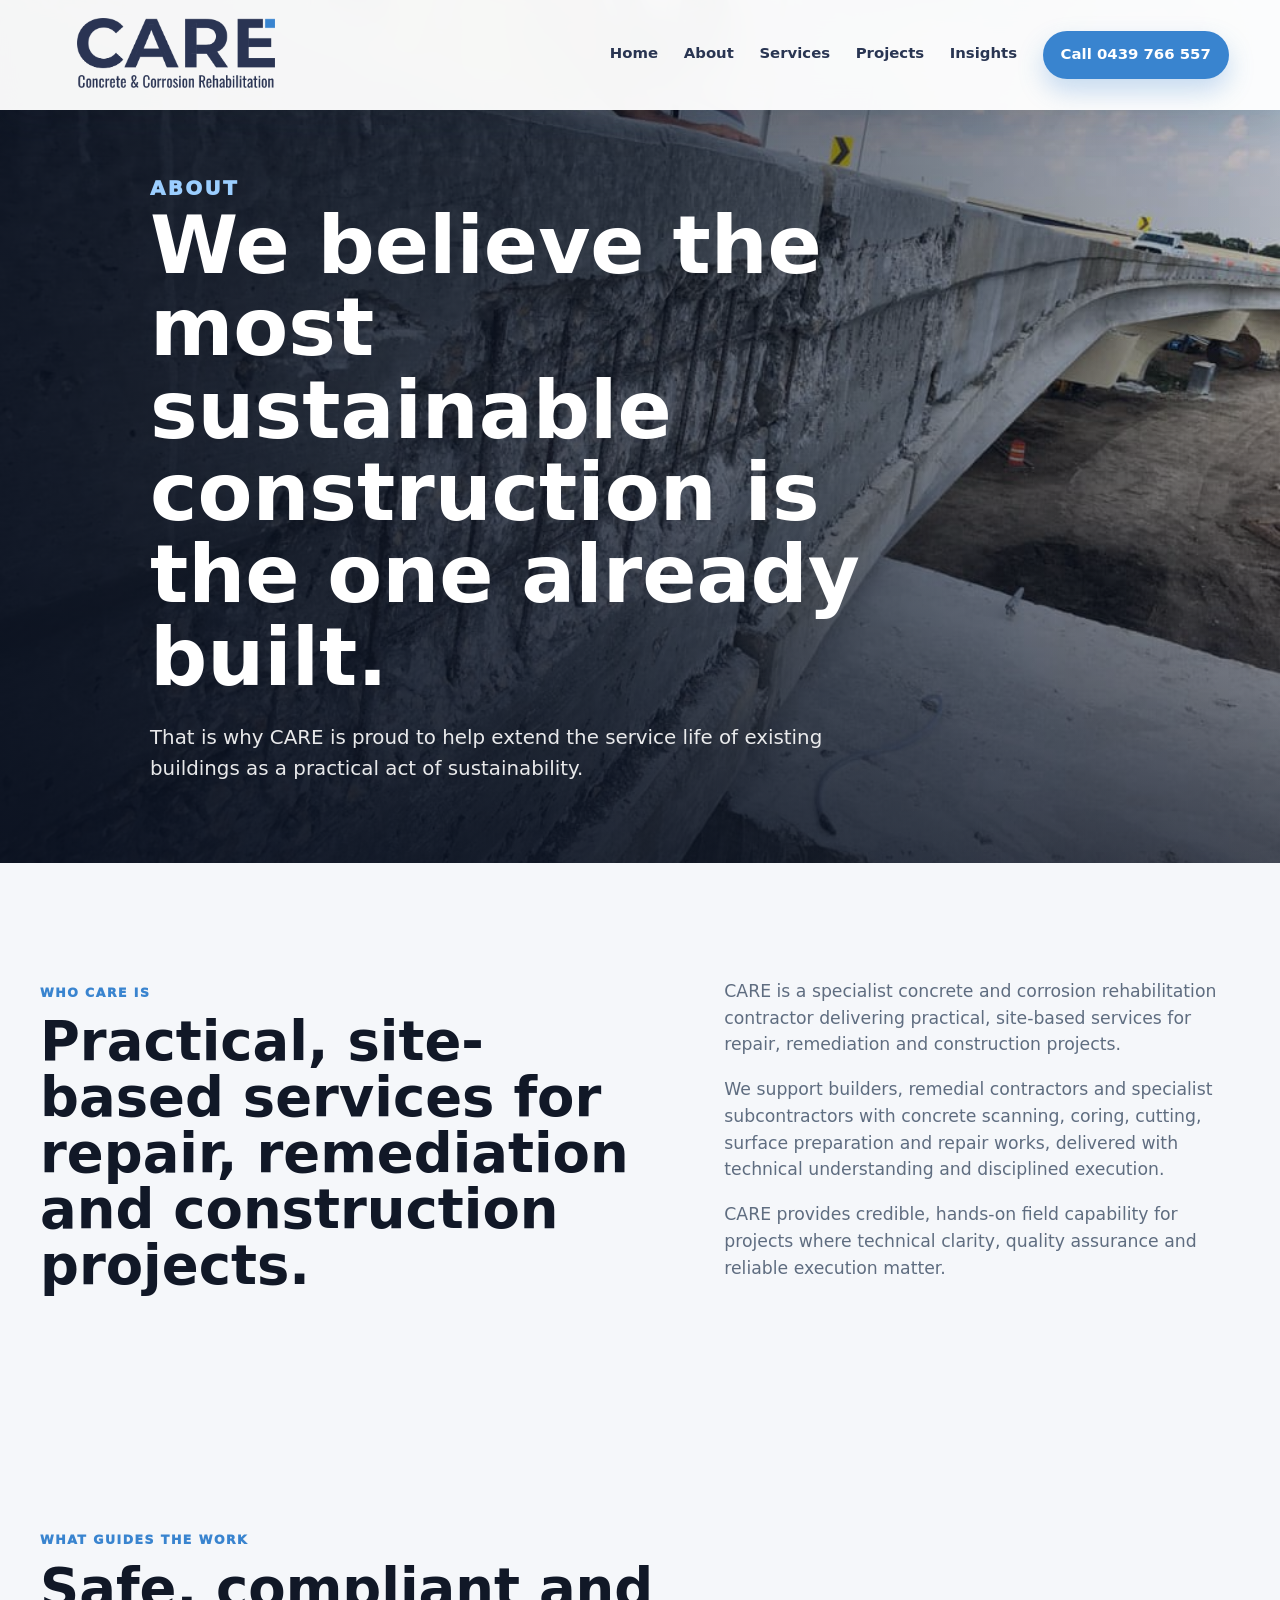
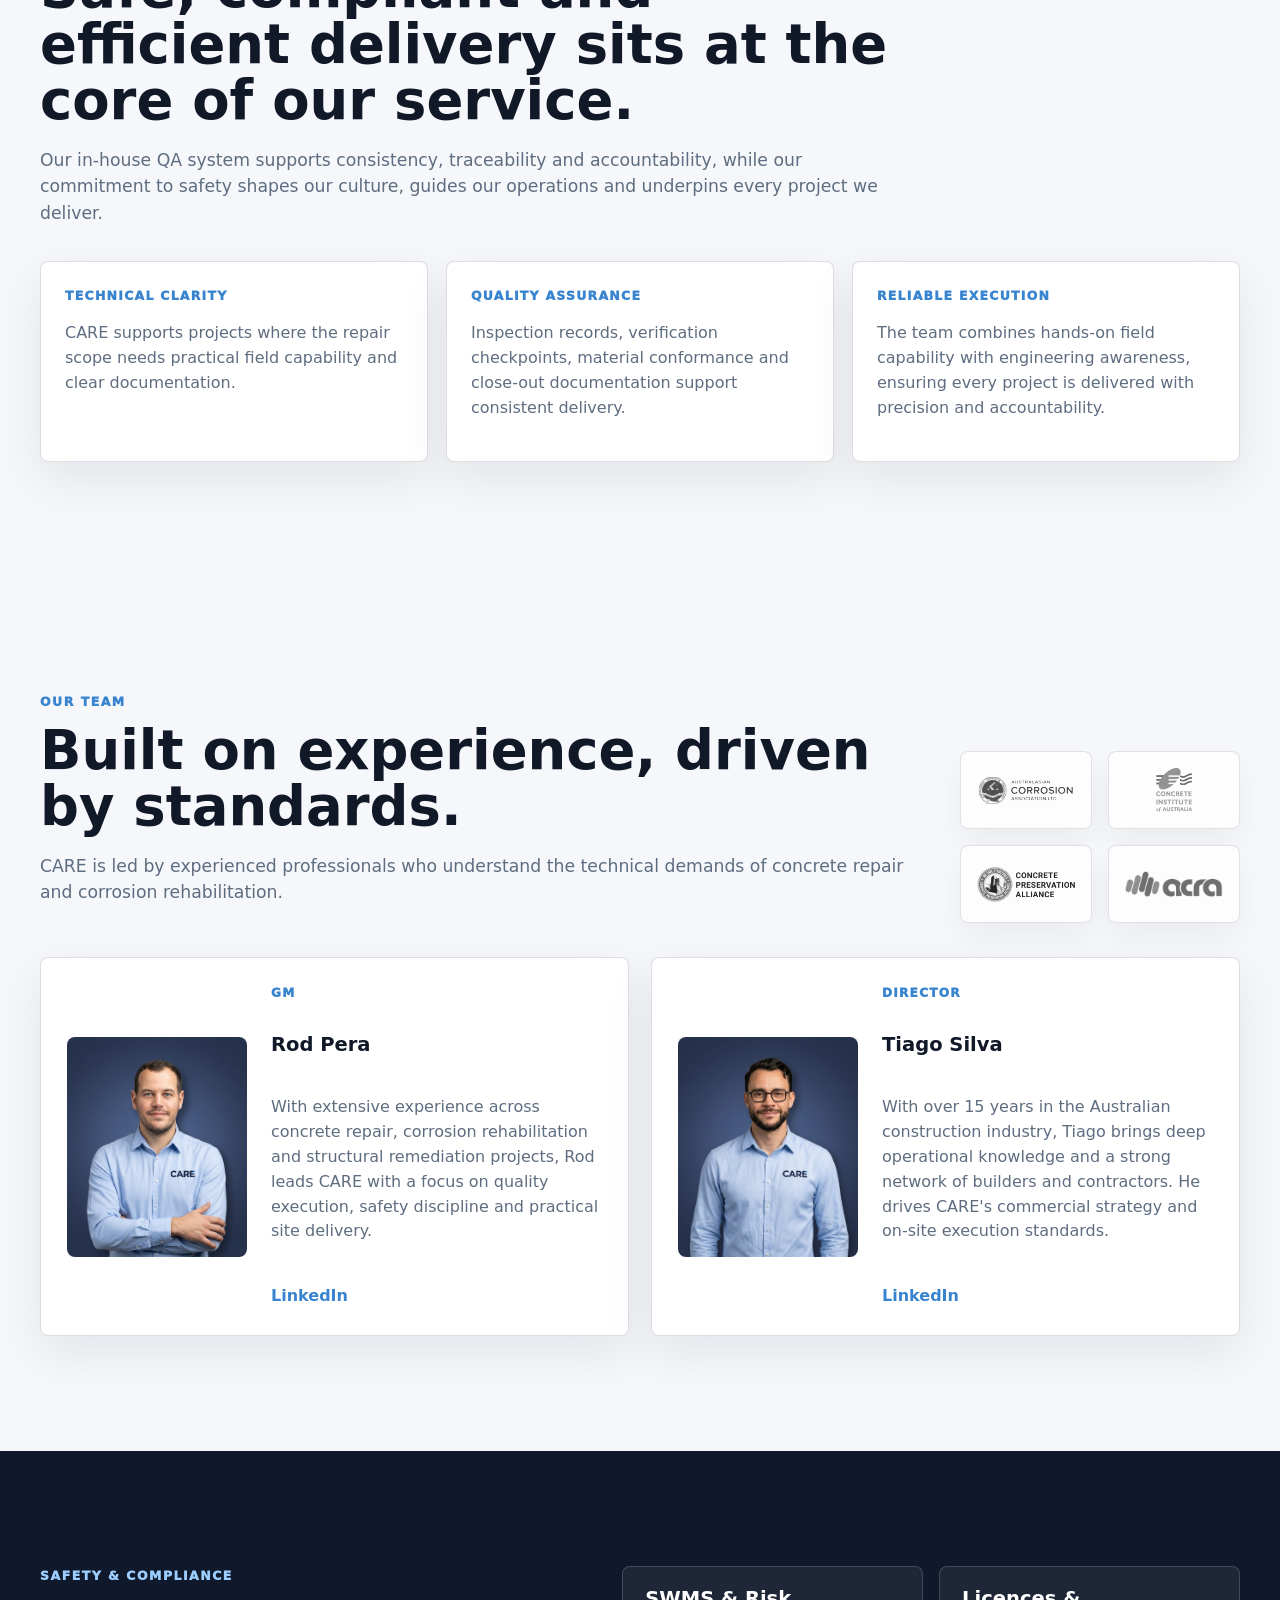
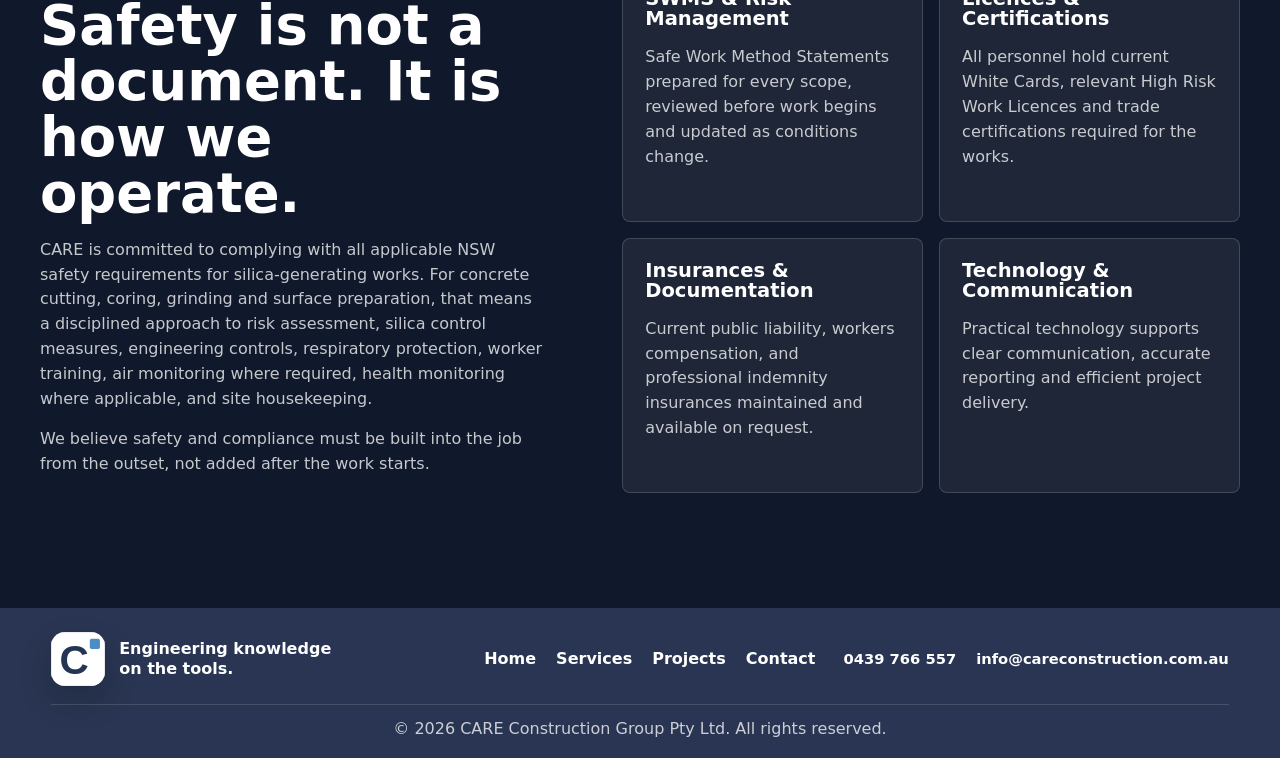
<file: about.html>
<!doctype html>
<html lang="en-AU">
  <head>
    <meta charset="UTF-8" />
    <meta name="viewport" content="width=device-width, initial-scale=1.0" />
    <title>About CARE | Concrete Repair &amp; Corrosion Rehabilitation Sydney</title>
    <meta
      name="description"
      content="CARE is a specialist concrete and corrosion rehabilitation contractor delivering practical, site-based services with safety, QA and disciplined execution."
    />
    <meta name="robots" content="index,follow,max-image-preview:large" />
    <link rel="canonical" href="https://careconstruction.com.au/about.html" />
    <link rel="icon" href="assets/logos/care-favicon.svg" type="image/svg+xml" />
    <link rel="apple-touch-icon" href="assets/logos/care-favicon-512px.png" />
    <link rel="stylesheet" href="styles.css" />
    <script type="application/ld+json">
      {
        "@context": "https://schema.org",
        "@type": "AboutPage",
        "name": "About CARE Concrete & Corrosion Rehabilitation",
        "url": "https://careconstruction.com.au/about.html",
        "description": "About CARE's concrete repair, corrosion rehabilitation, safety, compliance, QA and team standards."
      }
    </script>
  </head>
  <body>
    <header class="site-header is-scrolled" data-header data-solid-header>
      <a class="brand" href="index.html" aria-label="CARE home">
        <img class="logo-light" src="assets/logos/logo-wordmark-white.png" alt="CARE Concrete &amp; Corrosion Rehabilitation" />
        <img class="logo-dark" src="assets/logos/logo-full-blue.png" alt="CARE Concrete &amp; Corrosion Rehabilitation" />
      </a>
      <button class="nav-toggle" type="button" aria-label="Open menu" aria-expanded="false" data-nav-toggle>
        <span></span><span></span><span></span>
      </button>
      <nav class="site-nav" aria-label="Primary navigation" data-nav>
        <a href="index.html">Home</a>
        <a href="about.html">About</a>
        <div class="nav-item has-dropdown" data-dropdown>
          <a href="services.html" data-dropdown-link>Services</a>
          <div class="dropdown-menu" data-dropdown-menu>
            <a href="services.html">All Services</a>
            <a href="service-scanning-coring-cutting.html">Scanning, Coring, Cutting &amp; Preparation</a>
            <a href="service-concrete-corrosion-rehabilitation.html">Concrete &amp; Corrosion Rehabilitation</a>
            <a href="service-hardened-concrete-sampling.html">Hardened Concrete Sampling</a>
          </div>
        </div>
        <a href="projects.html">Projects</a>
        <a href="blog.html">Insights</a>
        <a class="nav-cta" href="tel:+61439766557">Call 0439 766 557</a>
      </nav>
    </header>

    <main>
      <section class="page-hero about-hero">
        <img src="assets/care-photos/bridges-and-tunnels.jpg" alt="Existing concrete infrastructure representing repair and rehabilitation" />
        <div class="page-hero-shade"></div>
        <div class="container page-hero-content">
          <p class="eyebrow">About</p>
          <h1>We believe the most sustainable construction is the one already built.</h1>
          <p>That is why CARE is proud to help extend the service life of existing buildings as a practical act of sustainability.</p>
        </div>
      </section>

      <section class="section split-section">
        <div>
          <p class="eyebrow">Who CARE is</p>
          <h2>Practical, site-based services for repair, remediation and construction projects.</h2>
        </div>
        <div class="copy-stack">
          <p>CARE is a specialist concrete and corrosion rehabilitation contractor delivering practical, site-based services for repair, remediation and construction projects.</p>
          <p>We support builders, remedial contractors and specialist subcontractors with concrete scanning, coring, cutting, surface preparation and repair works, delivered with technical understanding and disciplined execution.</p>
          <p>CARE provides credible, hands-on field capability for projects where technical clarity, quality assurance and reliable execution matter.</p>
        </div>
      </section>

      <section class="section">
        <div class="section-heading">
          <p class="eyebrow">What guides the work</p>
          <h2>Safe, compliant and efficient delivery sits at the core of our service.</h2>
          <p>
            Our in-house QA system supports consistency, traceability and accountability, while our commitment to safety
            shapes our culture, guides our operations and underpins every project we deliver.
          </p>
        </div>
        <div class="proof-notes">
          <article><span>Technical clarity</span><p>CARE supports projects where the repair scope needs practical field capability and clear documentation.</p></article>
          <article><span>Quality assurance</span><p>Inspection records, verification checkpoints, material conformance and close-out documentation support consistent delivery.</p></article>
          <article><span>Reliable execution</span><p>The team combines hands-on field capability with engineering awareness, ensuring every project is delivered with precision and accountability.</p></article>
        </div>
      </section>

      <section class="section people-section">
        <div class="section-heading inline">
          <div>
            <p class="eyebrow">Our Team</p>
            <h2>Built on experience, driven by standards.</h2>
            <p>
              CARE is led by experienced professionals who understand the technical demands of concrete repair and corrosion
              rehabilitation.
            </p>
          </div>
          <div class="association-row" aria-label="Industry association logos">
            <img src="assets/clients/aca.svg" alt="The Australasian Corrosion Association" />
            <img src="assets/clients/cia.png" alt="Concrete Institute of Australia" />
            <img src="assets/clients/cpa.png" alt="Concrete Preservation Alliance" />
            <img src="assets/clients/acra.png" alt="ACRA" />
          </div>
        </div>
        <div class="people-grid">
          <article>
            <img src="assets/original-site/team/rod-pera.png" alt="Rod Pera" />
            <span>GM</span>
            <h3>Rod Pera</h3>
            <p>With extensive experience across concrete repair, corrosion rehabilitation and structural remediation projects, Rod leads CARE with a focus on quality execution, safety discipline and practical site delivery.</p>
            <a href="https://www.linkedin.com/in/rodrigoperacontar/" target="_blank" rel="noopener noreferrer">LinkedIn</a>
          </article>
          <article>
            <img src="assets/original-site/team/tiago-silva.png" alt="Tiago Silva" />
            <span>Director</span>
            <h3>Tiago Silva</h3>
            <p>With over 15 years in the Australian construction industry, Tiago brings deep operational knowledge and a strong network of builders and contractors. He drives CARE's commercial strategy and on-site execution standards.</p>
            <a href="https://www.linkedin.com/in/tiagosilvasuperrender/" target="_blank" rel="noopener noreferrer">LinkedIn</a>
          </article>
        </div>
      </section>

      <section class="systems-section">
        <div class="container systems-grid">
          <div>
            <p class="eyebrow">Safety &amp; Compliance</p>
            <h2>Safety is not a document. It is how we operate.</h2>
            <p>
              CARE is committed to complying with all applicable NSW safety requirements for silica-generating works.
              For concrete cutting, coring, grinding and surface preparation, that means a disciplined approach to risk
              assessment, silica control measures, engineering controls, respiratory protection, worker training, air
              monitoring where required, health monitoring where applicable, and site housekeeping.
            </p>
            <p>We believe safety and compliance must be built into the job from the outset, not added after the work starts.</p>
          </div>
          <div class="system-cards">
            <article><h3>SWMS &amp; Risk Management</h3><p>Safe Work Method Statements prepared for every scope, reviewed before work begins and updated as conditions change.</p></article>
            <article><h3>Licences &amp; Certifications</h3><p>All personnel hold current White Cards, relevant High Risk Work Licences and trade certifications required for the works.</p></article>
            <article><h3>Insurances &amp; Documentation</h3><p>Current public liability, workers compensation, and professional indemnity insurances maintained and available on request.</p></article>
            <article><h3>Technology &amp; Communication</h3><p>Practical technology supports clear communication, accurate reporting and efficient project delivery.</p></article>
          </div>
        </div>
      </section>
    </main>

    <footer class="site-footer">
      <div class="footer-main">
        <a class="footer-brand" href="index.html" aria-label="CARE home">
          <img src="assets/logos/care-favicon-white.svg" alt="CARE" />
          <span>Engineering knowledge on the tools.</span>
        </a>
        <nav class="footer-links" aria-label="Footer navigation">
          <a href="index.html">Home</a>
          <a href="services.html">Services</a>
          <a href="projects.html">Projects</a>
          <a href="index.html#contact">Contact</a>
        </nav>
        <div class="footer-contact" aria-label="CARE contact details">
          <a href="tel:+61439766557">0439 766 557</a>
          <a href="mailto:info@careconstruction.com.au">info@careconstruction.com.au</a>
        </div>
      </div>
      <div class="footer-bottom">
        <p>© 2026 CARE Construction Group Pty Ltd. All rights reserved.</p>
      </div>
    </footer>
    <script src="script.js"></script>
  </body>
</html>
</file>
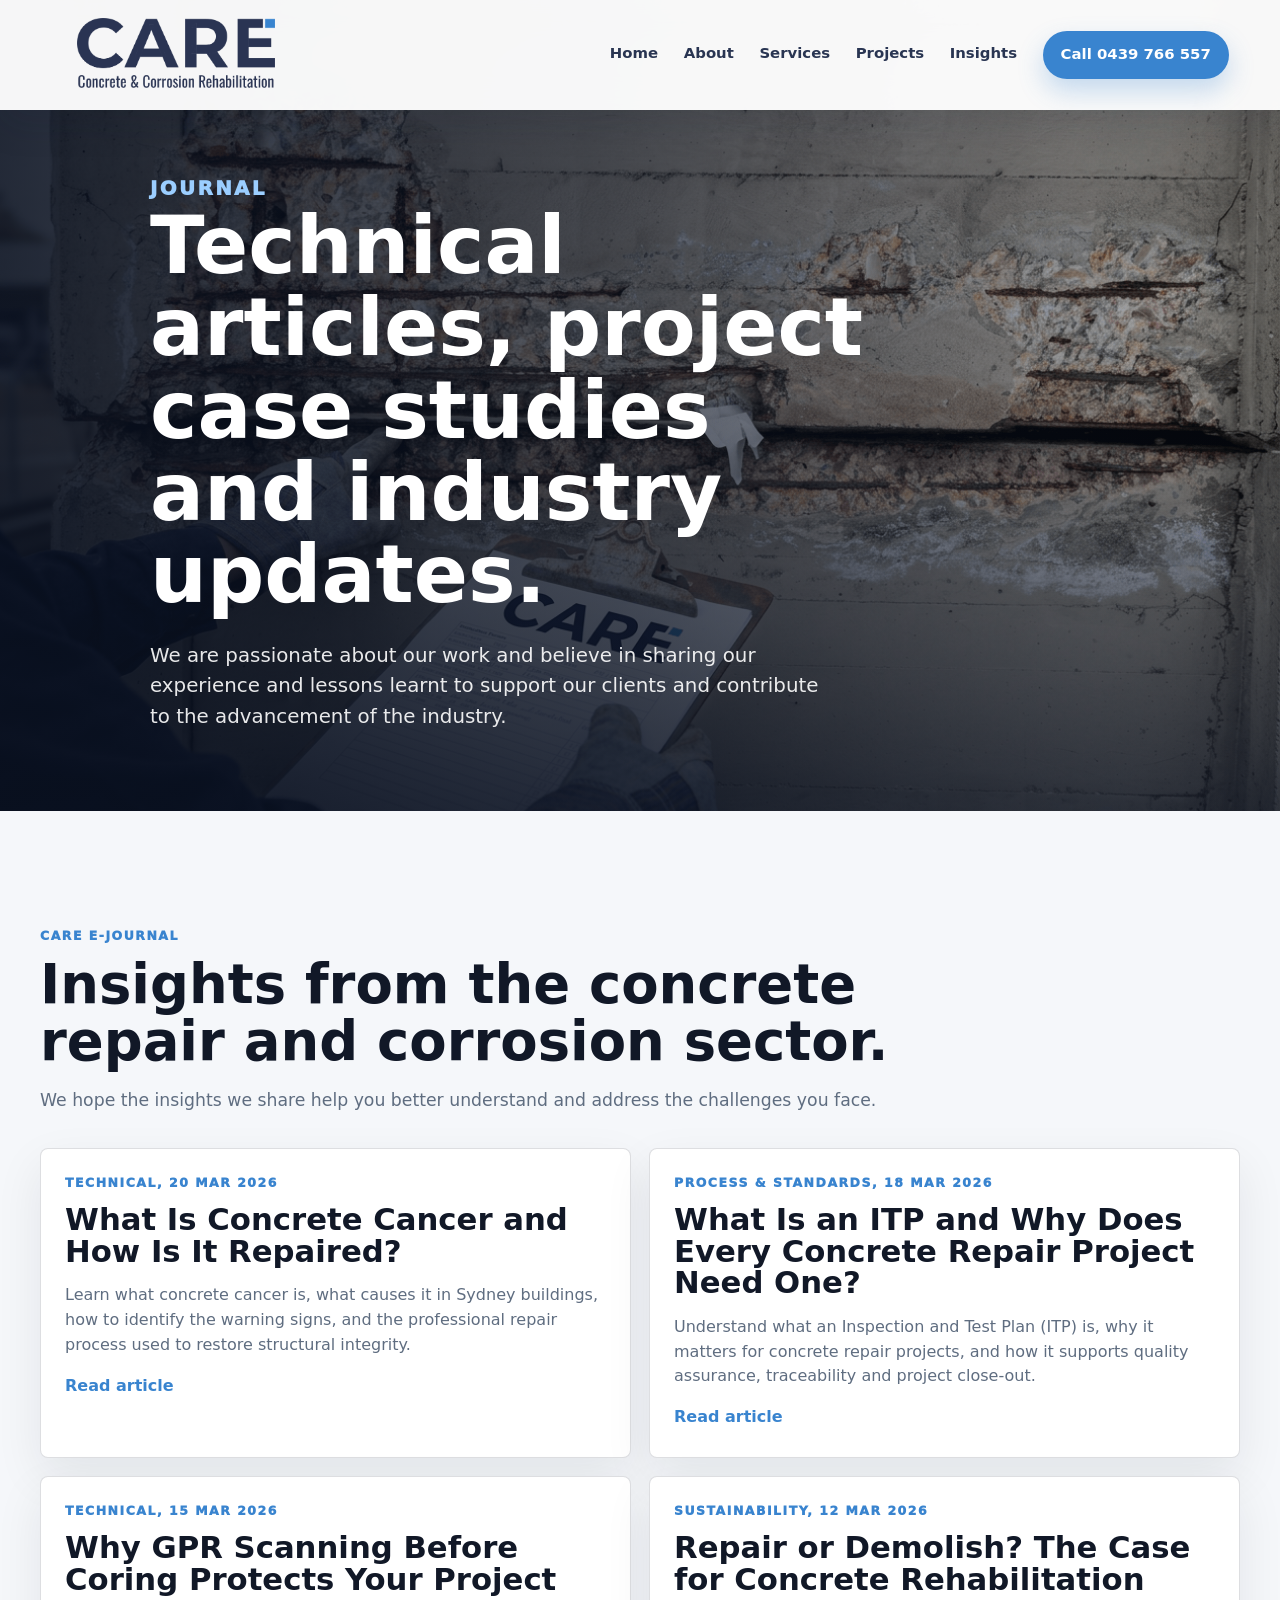
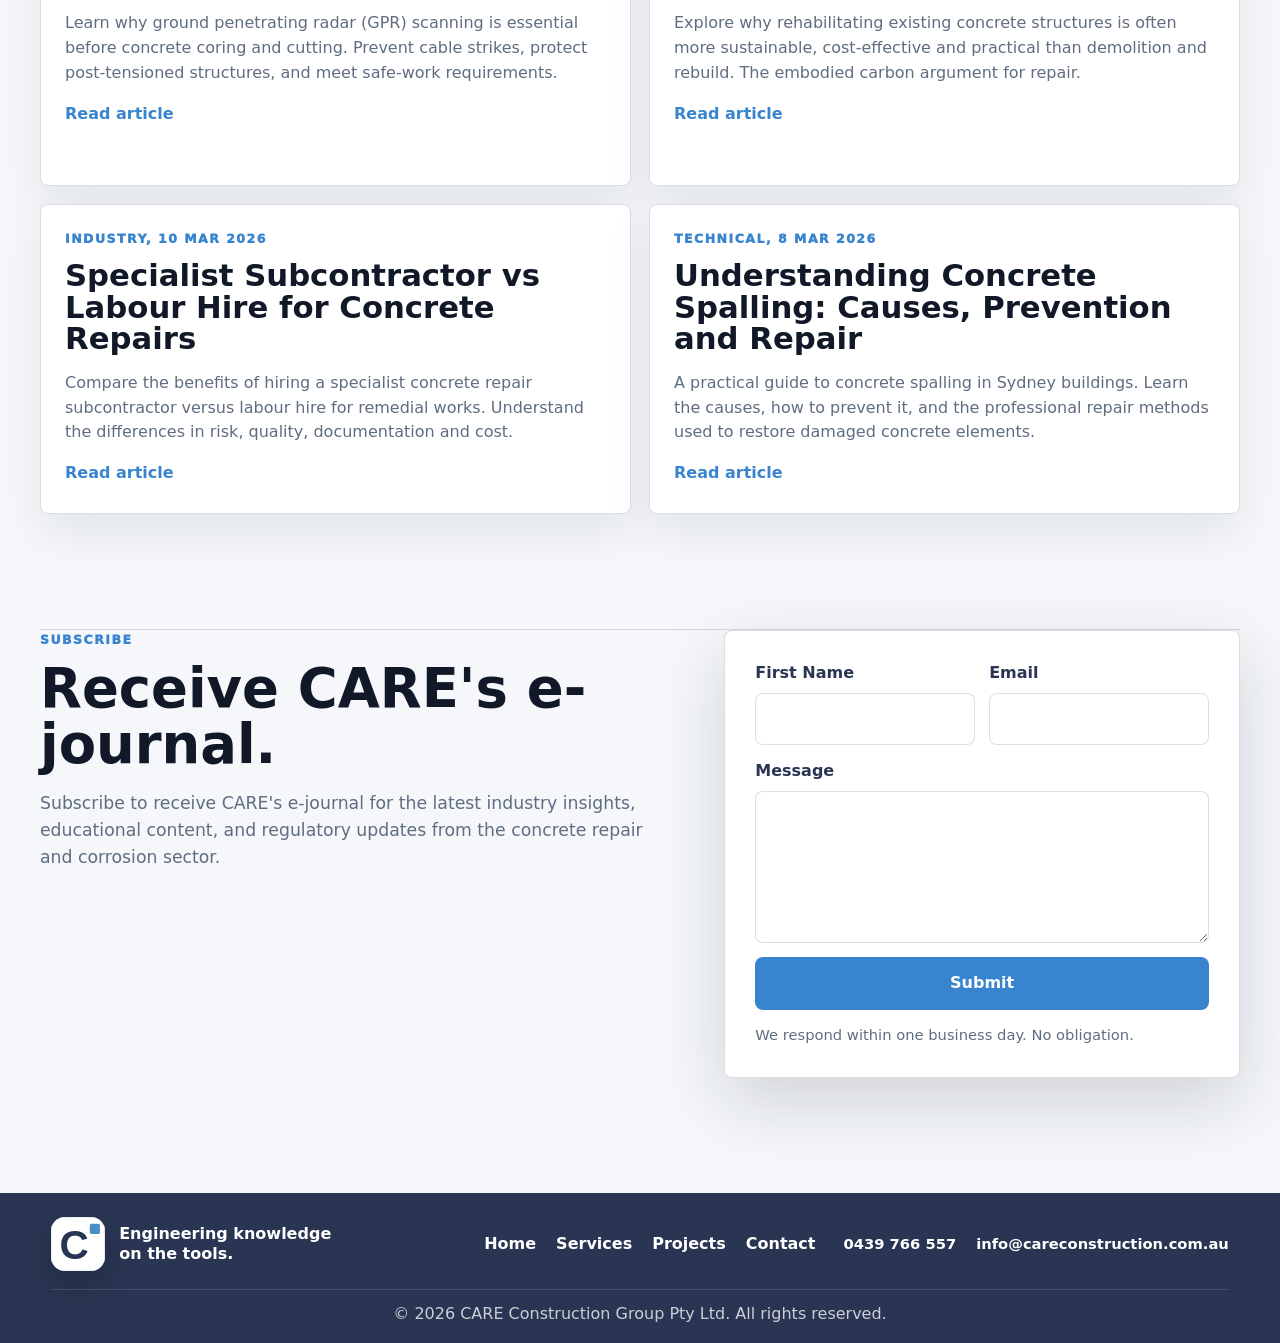
<file: blog.html>
<!doctype html>
<html lang="en-AU">
  <head>
    <meta charset="UTF-8" />
    <meta name="viewport" content="width=device-width, initial-scale=1.0" />
    <title>Journal | CARE Concrete &amp; Corrosion Rehabilitation</title>
    <meta
      name="description"
      content="Technical articles, project case studies and industry updates from CARE Construction."
    />
    <meta name="robots" content="index,follow,max-image-preview:large" />
    <link rel="canonical" href="https://careconstruction.com.au/blog.html" />
    <link rel="icon" href="assets/logos/care-favicon.svg" type="image/svg+xml" />
    <link rel="apple-touch-icon" href="assets/logos/care-favicon-512px.png" />
    <link rel="stylesheet" href="styles.css" />
    <script type="application/ld+json">
      {
        "@context": "https://schema.org",
        "@type": "Blog",
        "name": "CARE Journal",
        "url": "https://careconstruction.com.au/blog.html",
        "description": "Technical articles, project case studies and industry updates from CARE Construction.",
        "blogPost": [
          {"@type": "BlogPosting", "headline": "What Is Concrete Cancer and How Is It Repaired?"},
          {"@type": "BlogPosting", "headline": "What Is an ITP and Why Does Every Concrete Repair Project Need One?"},
          {"@type": "BlogPosting", "headline": "Why GPR Scanning Before Coring Protects Your Project"},
          {"@type": "BlogPosting", "headline": "Repair or Demolish? The Case for Concrete Rehabilitation"},
          {"@type": "BlogPosting", "headline": "Specialist Subcontractor vs Labour Hire for Concrete Repairs"},
          {"@type": "BlogPosting", "headline": "Understanding Concrete Spalling: Causes, Prevention and Repair"}
        ]
      }
    </script>
  </head>
  <body>
    <header class="site-header is-scrolled" data-header data-solid-header>
      <a class="brand" href="index.html" aria-label="CARE home">
        <img class="logo-light" src="assets/logos/logo-wordmark-white.png" alt="CARE Concrete &amp; Corrosion Rehabilitation" />
        <img class="logo-dark" src="assets/logos/logo-full-blue.png" alt="CARE Concrete &amp; Corrosion Rehabilitation" />
      </a>
      <button class="nav-toggle" type="button" aria-label="Open menu" aria-expanded="false" data-nav-toggle>
        <span></span><span></span><span></span>
      </button>
      <nav class="site-nav" aria-label="Primary navigation" data-nav>
        <a href="index.html">Home</a>
        <a href="about.html">About</a>
        <div class="nav-item has-dropdown" data-dropdown>
          <a href="services.html" data-dropdown-link>Services</a>
          <div class="dropdown-menu" data-dropdown-menu>
            <a href="services.html">All Services</a>
            <a href="service-scanning-coring-cutting.html">Scanning, Coring, Cutting &amp; Preparation</a>
            <a href="service-concrete-corrosion-rehabilitation.html">Concrete &amp; Corrosion Rehabilitation</a>
            <a href="service-hardened-concrete-sampling.html">Hardened Concrete Sampling</a>
          </div>
        </div>
        <a href="projects.html">Projects</a>
        <a href="blog.html">Insights</a>
        <a class="nav-cta" href="tel:+61439766557">Call 0439 766 557</a>
      </nav>
    </header>

    <main>
      <section class="page-hero blog-hero">
        <img src="assets/care-photos/concrete-spalling.png" alt="Concrete spalling and exposed reinforcement used for CARE journal insights" />
        <div class="page-hero-shade"></div>
        <div class="container page-hero-content">
          <p class="eyebrow">Journal</p>
          <h1>Technical articles, project case studies and industry updates.</h1>
          <p>
            We are passionate about our work and believe in sharing our experience and lessons learnt to support our
            clients and contribute to the advancement of the industry.
          </p>
        </div>
      </section>

      <section class="section">
        <div class="section-heading">
          <p class="eyebrow">CARE e-journal</p>
          <h2>Insights from the concrete repair and corrosion sector.</h2>
          <p>We hope the insights we share help you better understand and address the challenges you face.</p>
        </div>
        <div class="article-grid">
          <article>
            <span>Technical, 20 Mar 2026</span>
            <h2>What Is Concrete Cancer and How Is It Repaired?</h2>
            <p>Learn what concrete cancer is, what causes it in Sydney buildings, how to identify the warning signs, and the professional repair process used to restore structural integrity.</p>
            <a href="index.html#contact">Read article</a>
          </article>
          <article>
            <span>Process &amp; Standards, 18 Mar 2026</span>
            <h2>What Is an ITP and Why Does Every Concrete Repair Project Need One?</h2>
            <p>Understand what an Inspection and Test Plan (ITP) is, why it matters for concrete repair projects, and how it supports quality assurance, traceability and project close-out.</p>
            <a href="index.html#contact">Read article</a>
          </article>
          <article>
            <span>Technical, 15 Mar 2026</span>
            <h2>Why GPR Scanning Before Coring Protects Your Project</h2>
            <p>Learn why ground penetrating radar (GPR) scanning is essential before concrete coring and cutting. Prevent cable strikes, protect post-tensioned structures, and meet safe-work requirements.</p>
            <a href="services.html#scanning">Read article</a>
          </article>
          <article>
            <span>Sustainability, 12 Mar 2026</span>
            <h2>Repair or Demolish? The Case for Concrete Rehabilitation</h2>
            <p>Explore why rehabilitating existing concrete structures is often more sustainable, cost-effective and practical than demolition and rebuild. The embodied carbon argument for repair.</p>
            <a href="about.html">Read article</a>
          </article>
          <article>
            <span>Industry, 10 Mar 2026</span>
            <h2>Specialist Subcontractor vs Labour Hire for Concrete Repairs</h2>
            <p>Compare the benefits of hiring a specialist concrete repair subcontractor versus labour hire for remedial works. Understand the differences in risk, quality, documentation and cost.</p>
            <a href="projects.html">Read article</a>
          </article>
          <article>
            <span>Technical, 8 Mar 2026</span>
            <h2>Understanding Concrete Spalling: Causes, Prevention and Repair</h2>
            <p>A practical guide to concrete spalling in Sydney buildings. Learn the causes, how to prevent it, and the professional repair methods used to restore damaged concrete elements.</p>
            <a href="services.html#repair">Read article</a>
          </article>
        </div>
      </section>

      <section class="section contact-section compact-contact">
        <div class="contact-copy">
          <p class="eyebrow">Subscribe</p>
          <h2>Receive CARE's e-journal.</h2>
          <p>Subscribe to receive CARE's e-journal for the latest industry insights, educational content, and regulatory updates from the concrete repair and corrosion sector.</p>
        </div>
        <form class="contact-form" data-contact-form>
          <label>First Name<input name="name" type="text" autocomplete="given-name" required /></label>
          <label>Email<input name="email" type="email" autocomplete="email" required /></label>
          <label class="full">Message<textarea name="message" rows="5"></textarea></label>
          <button type="submit">Submit</button>
          <p class="form-note" data-form-status aria-live="polite">We respond within one business day. No obligation.</p>
        </form>
      </section>
    </main>

    <footer class="site-footer">
      <div class="footer-main">
        <a class="footer-brand" href="index.html" aria-label="CARE home">
          <img src="assets/logos/care-favicon-white.svg" alt="CARE" />
          <span>Engineering knowledge on the tools.</span>
        </a>
        <nav class="footer-links" aria-label="Footer navigation">
          <a href="index.html">Home</a>
          <a href="services.html">Services</a>
          <a href="projects.html">Projects</a>
          <a href="index.html#contact">Contact</a>
        </nav>
        <div class="footer-contact" aria-label="CARE contact details">
          <a href="tel:+61439766557">0439 766 557</a>
          <a href="mailto:info@careconstruction.com.au">info@careconstruction.com.au</a>
        </div>
      </div>
      <div class="footer-bottom">
        <p>© 2026 CARE Construction Group Pty Ltd. All rights reserved.</p>
      </div>
    </footer>
    <script src="script.js"></script>
  </body>
</html>
</file>
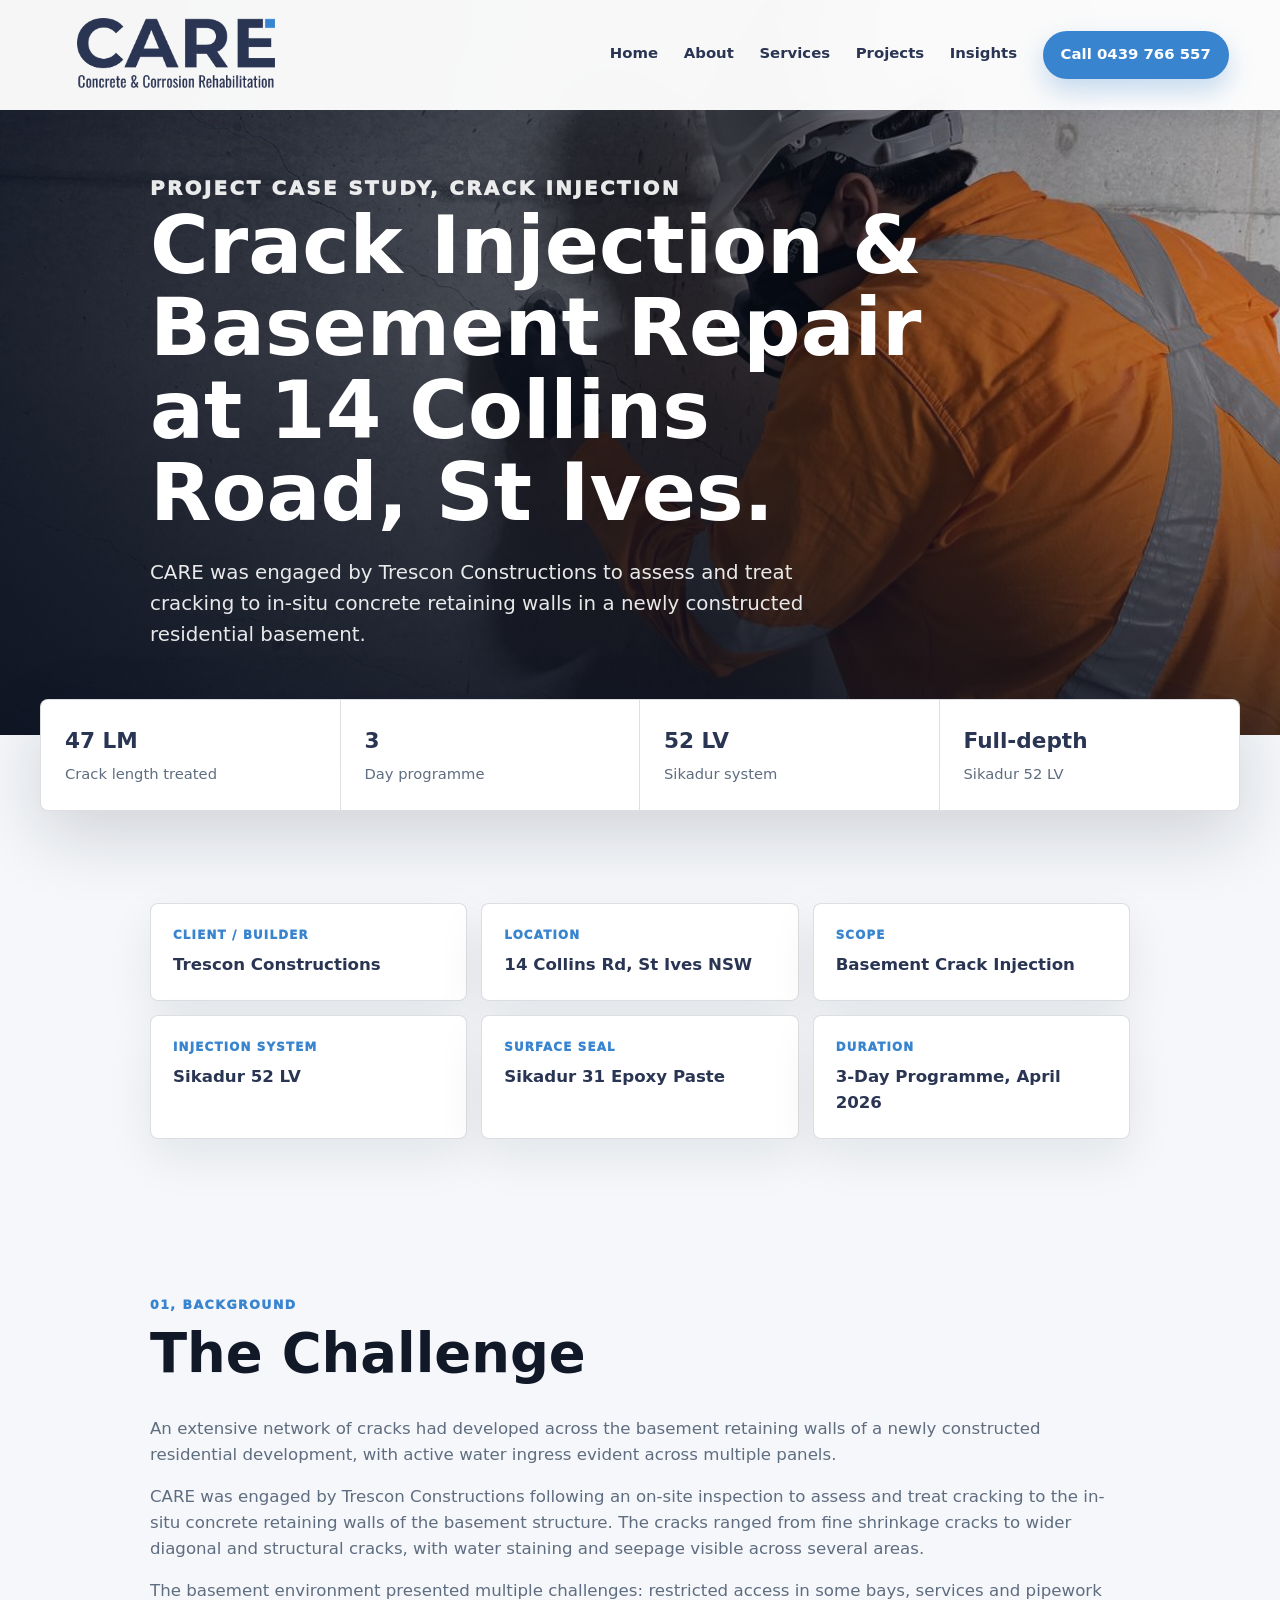
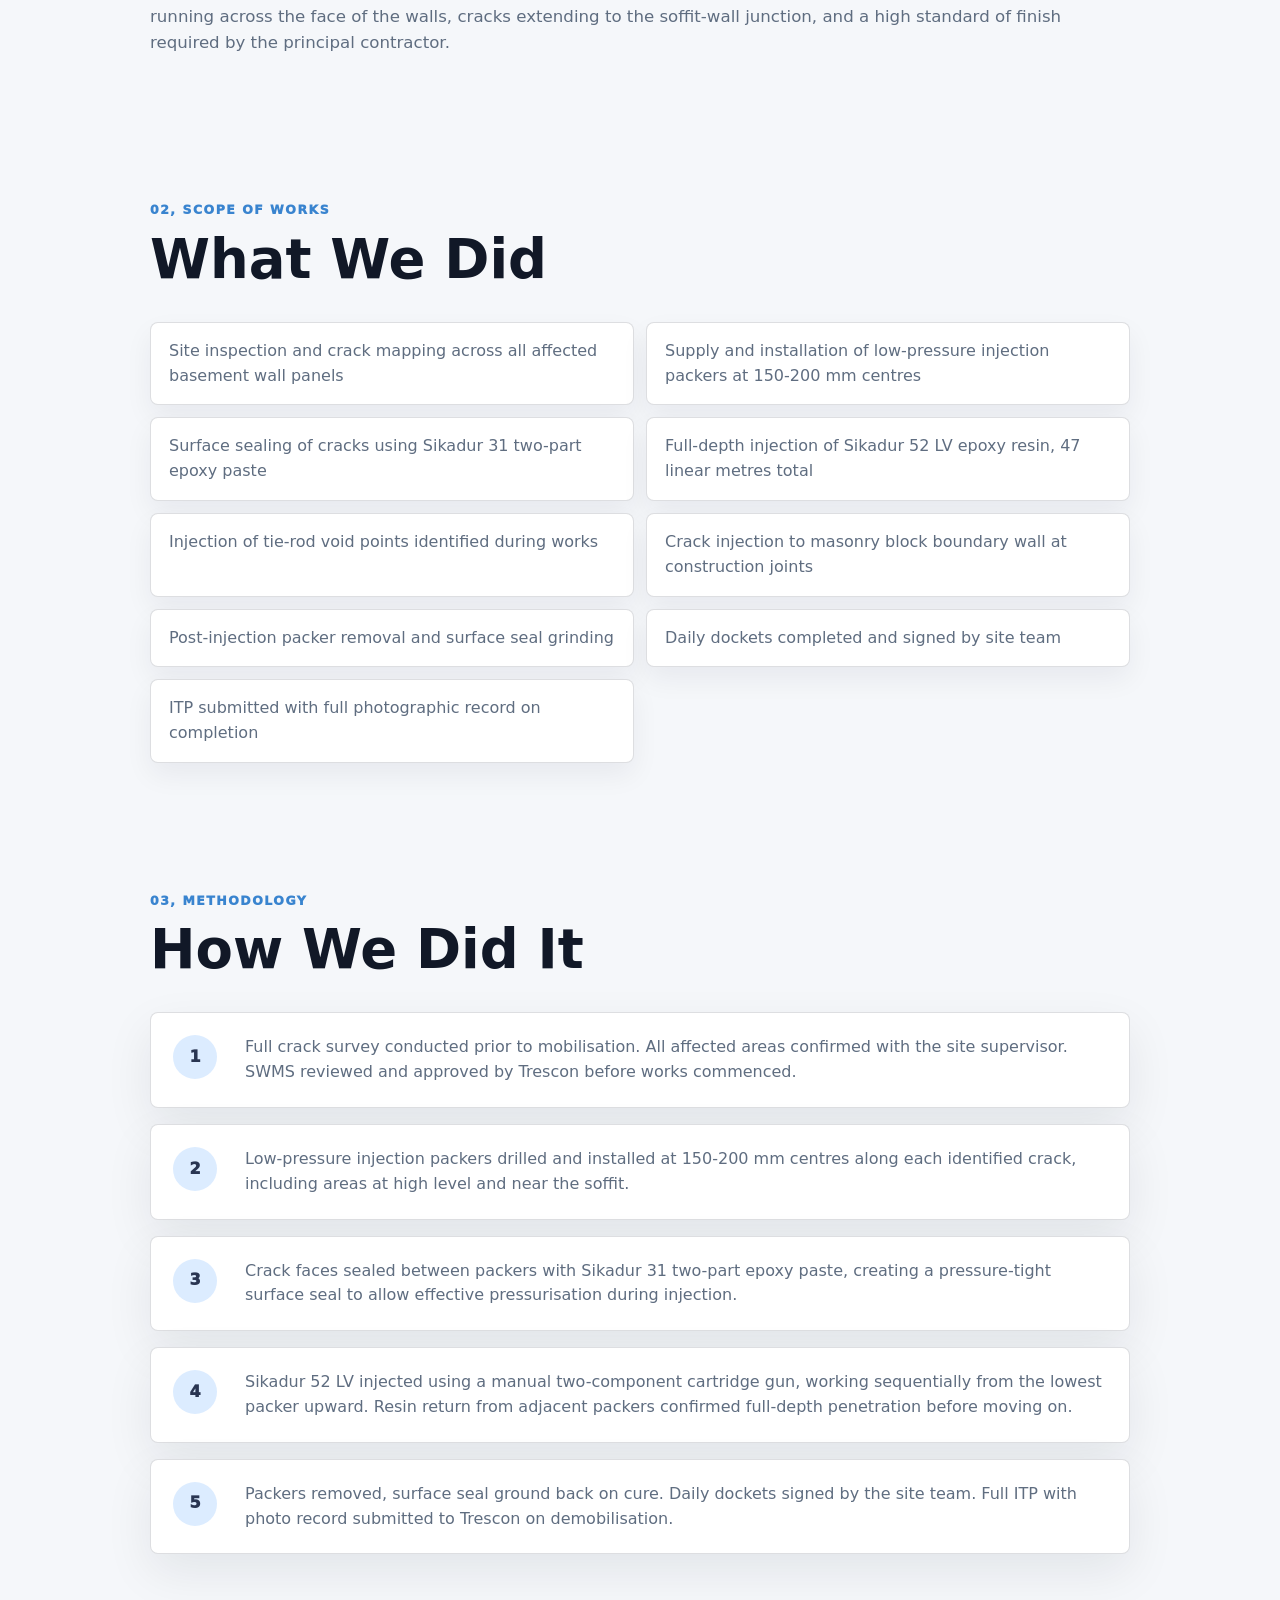
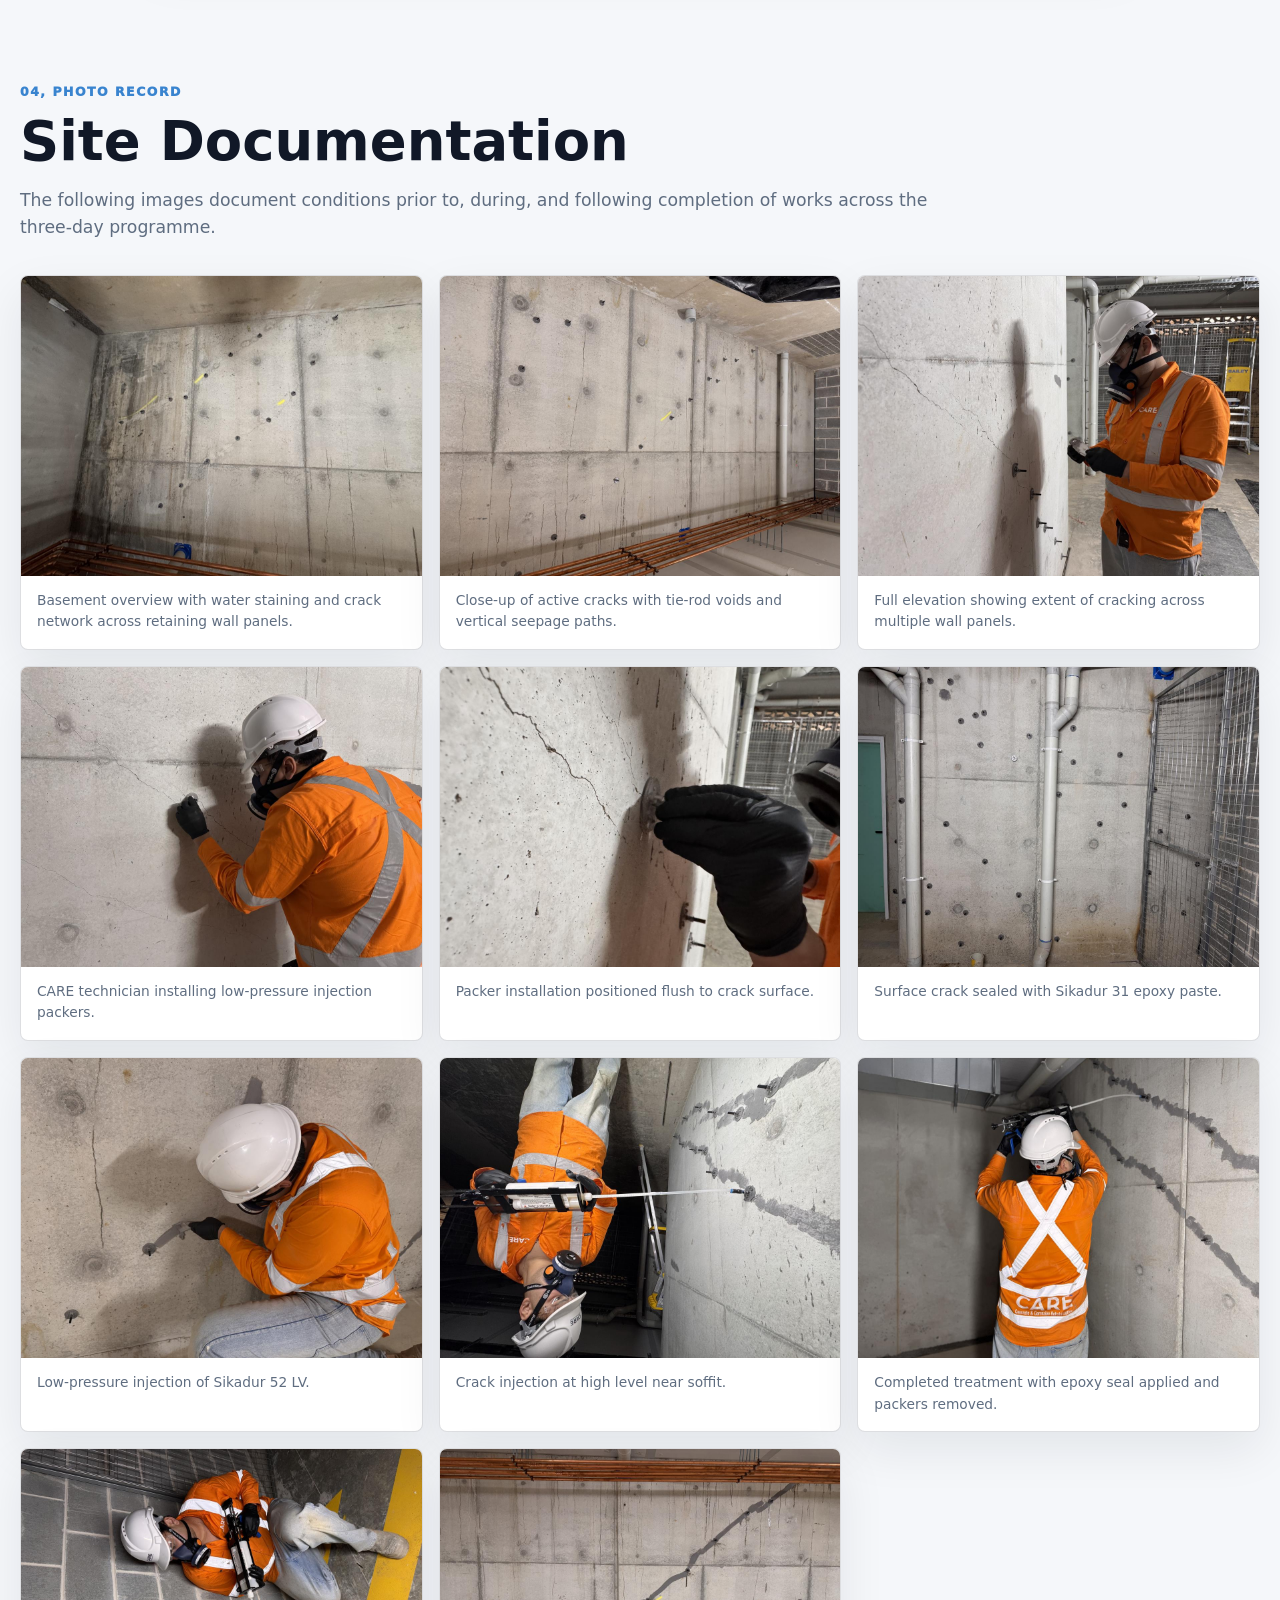
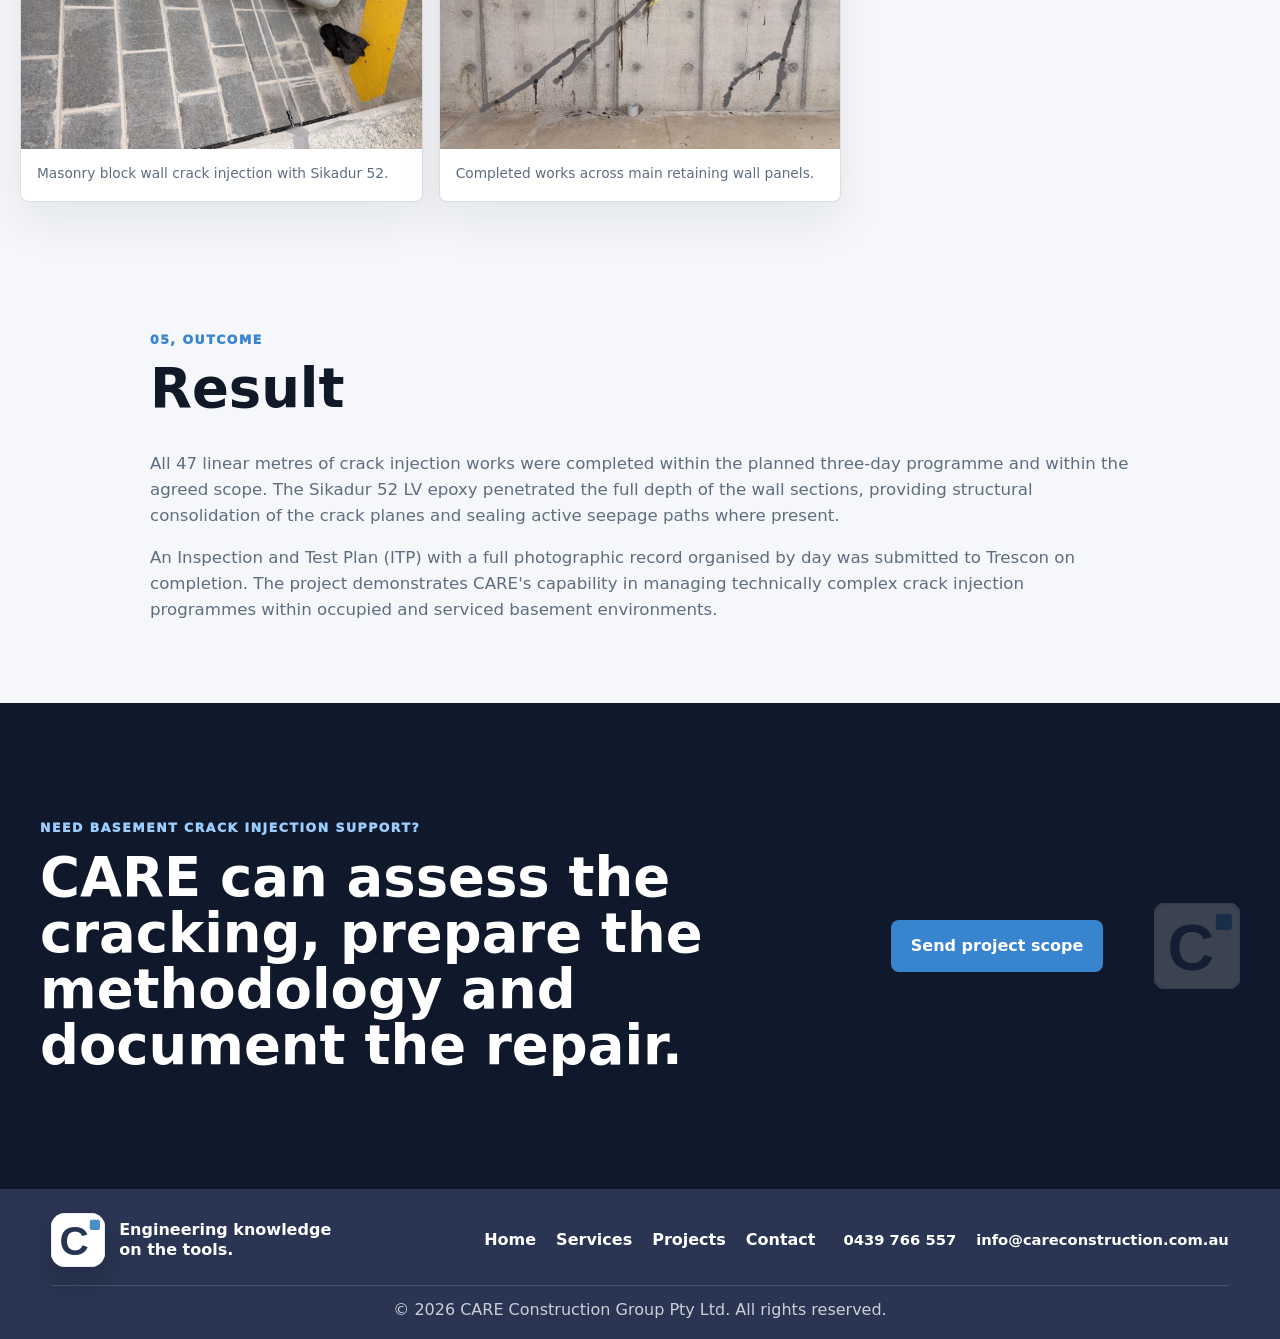
<file: case-study-14-collins-st-ives-crack-injection.html>
<!doctype html>
<html lang="en-AU">
  <head>
    <meta charset="UTF-8" />
    <meta name="viewport" content="width=device-width, initial-scale=1.0" />
    <title>Crack Injection, 14 Collins Road St Ives | CARE Case Study</title>
    <meta name="description" content="CARE completed 47 linear metres of basement crack injection works for Trescon Constructions at 14 Collins Road, St Ives using Sikadur 52 LV and full ITP documentation." />
    <meta name="robots" content="index,follow,max-image-preview:large" />
    <link rel="canonical" href="https://careconstruction.com.au/case-study-14-collins-st-ives-crack-injection.html" />
    <link rel="icon" href="assets/logos/care-favicon.svg" type="image/svg+xml" />
    <link rel="apple-touch-icon" href="assets/logos/care-favicon-512px.png" />
    <link rel="stylesheet" href="styles.css" />
    <script type="application/ld+json">
      {"@context":"https://schema.org","@type":"Article","headline":"Crack Injection at 14 Collins Road St Ives","url":"https://careconstruction.com.au/case-study-14-collins-st-ives-crack-injection.html","image":"https://careconstruction.com.au/assets/case-studies/14-collins-st-ives/05-care-technician-installing-low-pressure-injection-pack.jpg","author":{"@type":"Organization","name":"CARE Concrete & Corrosion Rehabilitation"},"publisher":{"@type":"Organization","name":"CARE Concrete & Corrosion Rehabilitation"},"description":"CARE completed 47 linear metres of basement crack injection works for Trescon Constructions at 14 Collins Road, St Ives using Sikadur 52 LV and full ITP documentation."}
    </script>
  </head>
  <body>
    <header class="site-header is-scrolled" data-header data-solid-header>
      <a class="brand" href="index.html" aria-label="CARE home">
        <img class="logo-light" src="assets/logos/logo-wordmark-white.png" alt="CARE Concrete &amp; Corrosion Rehabilitation" />
        <img class="logo-dark" src="assets/logos/logo-full-blue.png" alt="CARE Concrete &amp; Corrosion Rehabilitation" />
      </a>
      <button class="nav-toggle" type="button" aria-label="Open menu" aria-expanded="false" data-nav-toggle>
        <span></span><span></span><span></span>
      </button>
      <nav class="site-nav" aria-label="Primary navigation" data-nav>
        <a href="index.html">Home</a>
        <a href="about.html">About</a>
        <div class="nav-item has-dropdown" data-dropdown>
          <a href="services.html" data-dropdown-link>Services</a>
          <div class="dropdown-menu" data-dropdown-menu>
            <a href="services.html">All Services</a>
            <a href="service-scanning-coring-cutting.html">Scanning, Coring, Cutting &amp; Preparation</a>
            <a href="service-concrete-corrosion-rehabilitation.html">Concrete &amp; Corrosion Rehabilitation</a>
            <a href="service-hardened-concrete-sampling.html">Hardened Concrete Sampling</a>
          </div>
        </div>
        <a href="projects.html">Projects</a>
        <a href="blog.html">Insights</a>
        <a class="nav-cta" href="tel:+61439766557">Call 0439 766 557</a>
      </nav>
    </header>
    <main>
      <section class="case-study-hero">
        <img src="assets/case-studies/14-collins-st-ives/05-care-technician-installing-low-pressure-injection-pack.jpg" alt="CARE crack injection works at 14 Collins Road St Ives" />
        <div class="page-hero-shade"></div>
        <div class="container page-hero-content">
          <p class="eyebrow">Project Case Study, Crack Injection</p>
          <h1>Crack Injection &amp; Basement Repair at 14 Collins Road, St Ives.</h1>
          <p>CARE was engaged by Trescon Constructions to assess and treat cracking to in-situ concrete retaining walls in a newly constructed residential basement.</p>
        </div>
      </section>
      <section class="stats-strip case-stats" aria-label="14 Collins Road St Ives crack injection project statistics">
        <div><strong>47 LM</strong><span>Crack length treated</span></div>
        <div><strong>3</strong><span>Day programme</span></div>
        <div><strong>52 LV</strong><span>Sikadur system</span></div>
        <div><strong>Full-depth</strong><span>Sikadur 52 LV</span></div>
      </section>
      <section class="section case-content">
        <div class="case-meta-grid">
          <article><span>Client / Builder</span><strong>Trescon Constructions</strong></article>
          <article><span>Location</span><strong>14 Collins Rd, St Ives NSW</strong></article>
          <article><span>Scope</span><strong>Basement Crack Injection</strong></article>
          <article><span>Injection System</span><strong>Sikadur 52 LV</strong></article>
          <article><span>Surface Seal</span><strong>Sikadur 31 Epoxy Paste</strong></article>
          <article><span>Duration</span><strong>3-Day Programme, April 2026</strong></article>
        </div>
      </section>
      <section class="section case-content">
        <div class="section-heading wide"><p class="eyebrow">01, Background</p><h2>The Challenge</h2></div>
        <p>An extensive network of cracks had developed across the basement retaining walls of a newly constructed residential development, with active water ingress evident across multiple panels.</p>
        <p>CARE was engaged by Trescon Constructions following an on-site inspection to assess and treat cracking to the in-situ concrete retaining walls of the basement structure. The cracks ranged from fine shrinkage cracks to wider diagonal and structural cracks, with water staining and seepage visible across several areas.</p>
        <p>The basement environment presented multiple challenges: restricted access in some bays, services and pipework running across the face of the walls, cracks extending to the soffit-wall junction, and a high standard of finish required by the principal contractor.</p>
      </section>
      <section class="section case-content">
        <div class="section-heading wide"><p class="eyebrow">02, Scope of Works</p><h2>What We Did</h2></div>
        <ul class="scope-list case-scope-list">
          <li>Site inspection and crack mapping across all affected basement wall panels</li>
          <li>Supply and installation of low-pressure injection packers at 150-200 mm centres</li>
          <li>Surface sealing of cracks using Sikadur 31 two-part epoxy paste</li>
          <li>Full-depth injection of Sikadur 52 LV epoxy resin, 47 linear metres total</li>
          <li>Injection of tie-rod void points identified during works</li>
          <li>Crack injection to masonry block boundary wall at construction joints</li>
          <li>Post-injection packer removal and surface seal grinding</li>
          <li>Daily dockets completed and signed by site team</li>
          <li>ITP submitted with full photographic record on completion</li>
        </ul>
      </section>
      <section class="section case-content">
        <div class="section-heading wide"><p class="eyebrow">03, Methodology</p><h2>How We Did It</h2></div>
        <div class="case-steps">
          <article><span>1</span><div><p>Full crack survey conducted prior to mobilisation. All affected areas confirmed with the site supervisor. SWMS reviewed and approved by Trescon before works commenced.</p></div></article>
          <article><span>2</span><div><p>Low-pressure injection packers drilled and installed at 150-200 mm centres along each identified crack, including areas at high level and near the soffit.</p></div></article>
          <article><span>3</span><div><p>Crack faces sealed between packers with Sikadur 31 two-part epoxy paste, creating a pressure-tight surface seal to allow effective pressurisation during injection.</p></div></article>
          <article><span>4</span><div><p>Sikadur 52 LV injected using a manual two-component cartridge gun, working sequentially from the lowest packer upward. Resin return from adjacent packers confirmed full-depth penetration before moving on.</p></div></article>
          <article><span>5</span><div><p>Packers removed, surface seal ground back on cure. Daily dockets signed by the site team. Full ITP with photo record submitted to Trescon on demobilisation.</p></div></article>
        </div>
      </section>
      <section class="section case-gallery-section">
        <div class="section-heading wide"><p class="eyebrow">04, Photo Record</p><h2>Site Documentation</h2><p>The following images document conditions prior to, during, and following completion of works across the three-day programme.</p></div>
        <div class="case-gallery">
          <figure>
            <img src="assets/case-studies/14-collins-st-ives/02-basement-overview-water-staining-and-crack-network-acr.jpg" alt="Basement overview with water staining and crack network across retaining wall panels" loading="lazy" />
            <figcaption>Basement overview with water staining and crack network across retaining wall panels.</figcaption>
          </figure>
          <figure>
            <img src="assets/case-studies/14-collins-st-ives/03-close-up-of-active-cracks-with-tie-rod-voids-and-verti.jpg" alt="Close-up of active cracks with tie-rod voids and vertical seepage paths" loading="lazy" />
            <figcaption>Close-up of active cracks with tie-rod voids and vertical seepage paths.</figcaption>
          </figure>
          <figure>
            <img src="assets/case-studies/14-collins-st-ives/04-full-elevation-showing-extent-of-cracking-across-multi.jpg" alt="Full elevation showing extent of cracking across multiple wall panels" loading="lazy" />
            <figcaption>Full elevation showing extent of cracking across multiple wall panels.</figcaption>
          </figure>
          <figure>
            <img src="assets/case-studies/14-collins-st-ives/05-care-technician-installing-low-pressure-injection-pack.jpg" alt="CARE technician installing low-pressure injection packers" loading="lazy" />
            <figcaption>CARE technician installing low-pressure injection packers.</figcaption>
          </figure>
          <figure>
            <img src="assets/case-studies/14-collins-st-ives/06-packer-installation-positioned-flush-to-crack-surface-.jpg" alt="Packer installation positioned flush to crack surface" loading="lazy" />
            <figcaption>Packer installation positioned flush to crack surface.</figcaption>
          </figure>
          <figure>
            <img src="assets/case-studies/14-collins-st-ives/07-surface-crack-sealed-with-sikadur-31-two-part-epoxy-pa.jpg" alt="Surface crack sealed with Sikadur 31 epoxy paste" loading="lazy" />
            <figcaption>Surface crack sealed with Sikadur 31 epoxy paste.</figcaption>
          </figure>
          <figure>
            <img src="assets/case-studies/14-collins-st-ives/08-low-pressure-injection-of-sikadur-52-lv-working-sequen.jpg" alt="Low-pressure injection of Sikadur 52 LV" loading="lazy" />
            <figcaption>Low-pressure injection of Sikadur 52 LV.</figcaption>
          </figure>
          <figure>
            <img src="assets/case-studies/14-collins-st-ives/09-crack-injection-at-high-level-near-soffit-care-technic.jpg" alt="Crack injection at high level near soffit" loading="lazy" />
            <figcaption>Crack injection at high level near soffit.</figcaption>
          </figure>
          <figure>
            <img src="assets/case-studies/14-collins-st-ives/10-completed-treatment-epoxy-seal-applied-and-packers-rem.jpg" alt="Completed treatment with epoxy seal applied and packers removed" loading="lazy" />
            <figcaption>Completed treatment with epoxy seal applied and packers removed.</figcaption>
          </figure>
          <figure>
            <img src="assets/case-studies/14-collins-st-ives/11-masonry-block-wall-crack-injection-sikadur-52-applied-.jpg" alt="Masonry block wall crack injection with Sikadur 52" loading="lazy" />
            <figcaption>Masonry block wall crack injection with Sikadur 52.</figcaption>
          </figure>
          <figure>
            <img src="assets/case-studies/14-collins-st-ives/12-completed-works-surface-sealed-cracks-across-main-reta.jpg" alt="Completed works across main retaining wall panels" loading="lazy" />
            <figcaption>Completed works across main retaining wall panels.</figcaption>
          </figure>
        </div>
      </section>
      <section class="section case-content">
        <div class="section-heading wide"><p class="eyebrow">05, Outcome</p><h2>Result</h2></div>
        <p>All 47 linear metres of crack injection works were completed within the planned three-day programme and within the agreed scope. The Sikadur 52 LV epoxy penetrated the full depth of the wall sections, providing structural consolidation of the crack planes and sealing active seepage paths where present.</p>
        <p>An Inspection and Test Plan (ITP) with a full photographic record organised by day was submitted to Trescon on completion. The project demonstrates CARE's capability in managing technically complex crack injection programmes within occupied and serviced basement environments.</p>
      </section>
      <section class="cta-band"><div class="container"><div><p class="eyebrow">Need basement crack injection support?</p><h2>CARE can assess the cracking, prepare the methodology and document the repair.</h2></div><a class="button primary" href="index.html#contact">Send project scope</a></div></section>
    </main>
    <footer class="site-footer">
      <div class="footer-main">
        <a class="footer-brand" href="index.html" aria-label="CARE home">
          <img src="assets/logos/care-favicon-white.svg" alt="CARE" />
          <span>Engineering knowledge on the tools.</span>
        </a>
        <nav class="footer-links" aria-label="Footer navigation">
          <a href="index.html">Home</a>
          <a href="services.html">Services</a>
          <a href="projects.html">Projects</a>
          <a href="index.html#contact">Contact</a>
        </nav>
        <div class="footer-contact" aria-label="CARE contact details">
          <a href="tel:+61439766557">0439 766 557</a>
          <a href="mailto:info@careconstruction.com.au">info@careconstruction.com.au</a>
        </div>
      </div>
      <div class="footer-bottom">
        <p>© 2026 CARE Construction Group Pty Ltd. All rights reserved.</p>
      </div>
    </footer>
    <script src="script.js"></script>
  </body>
</html>
</file>
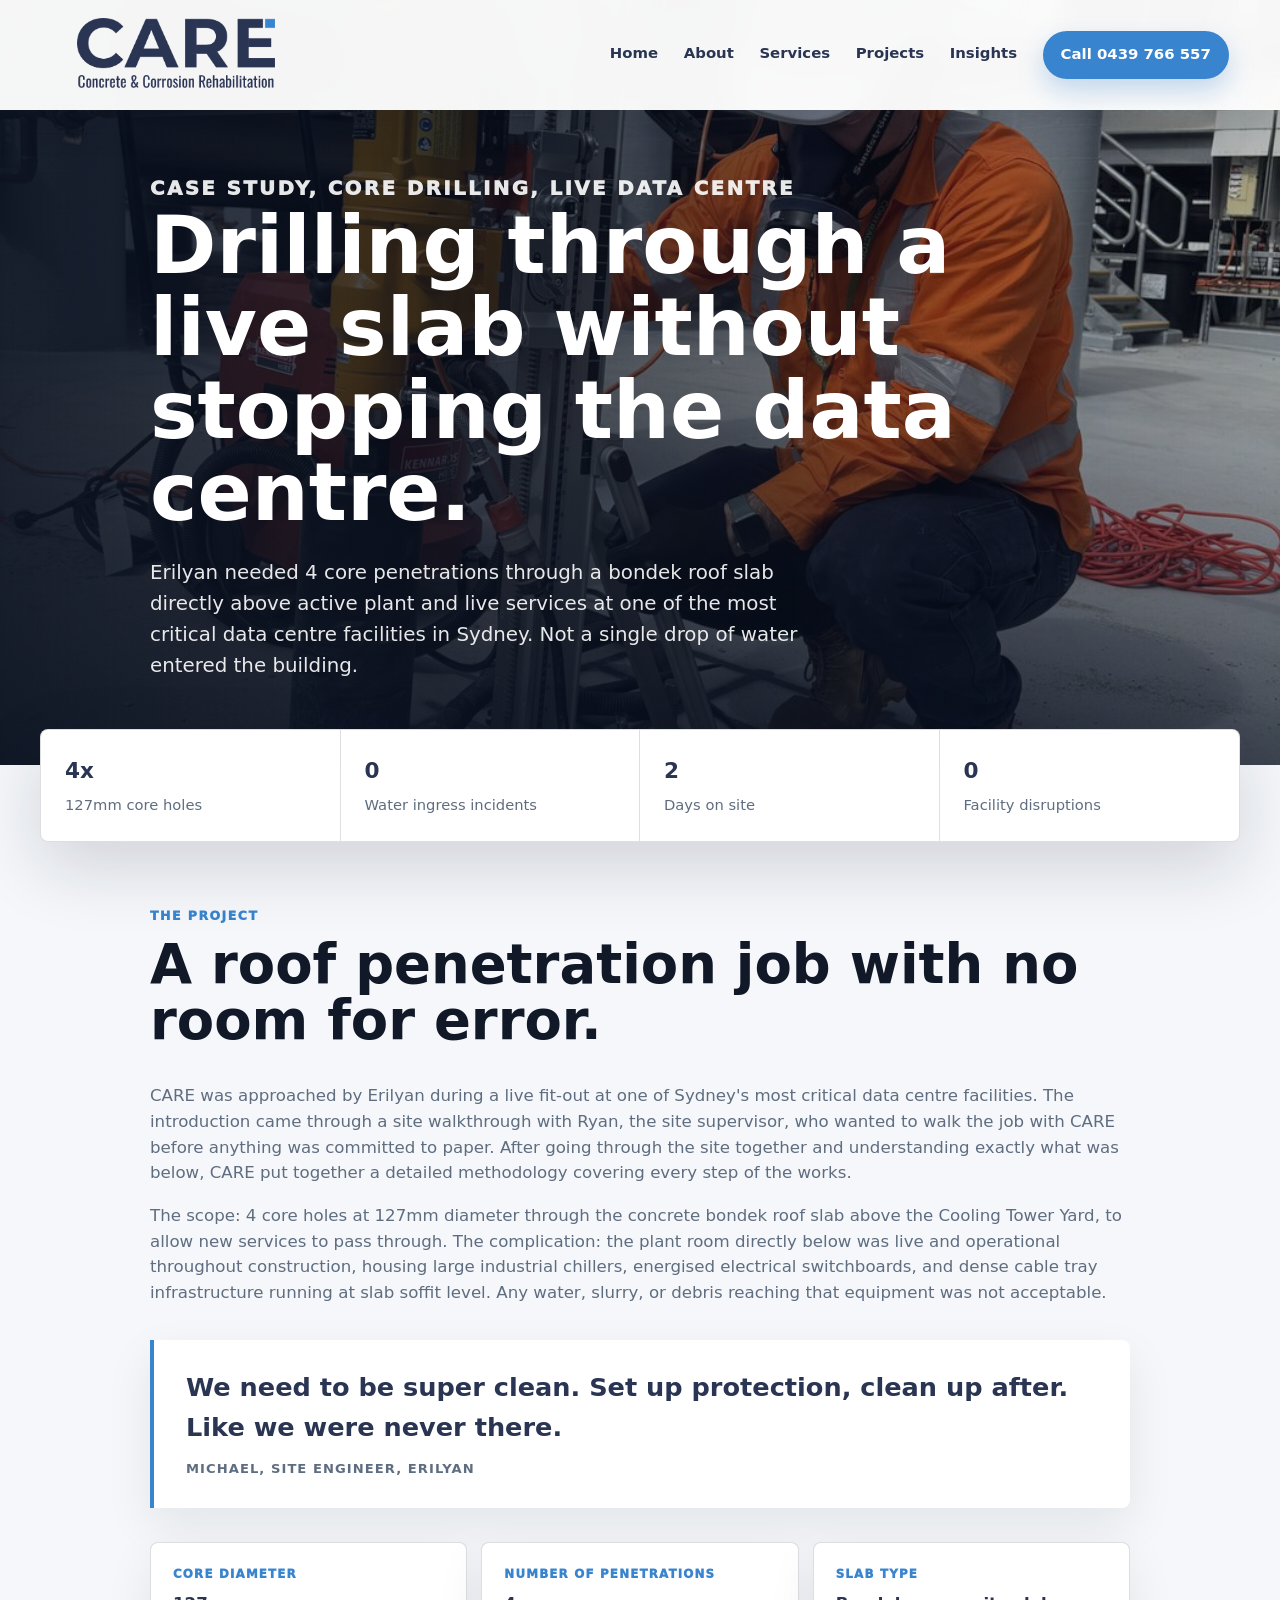
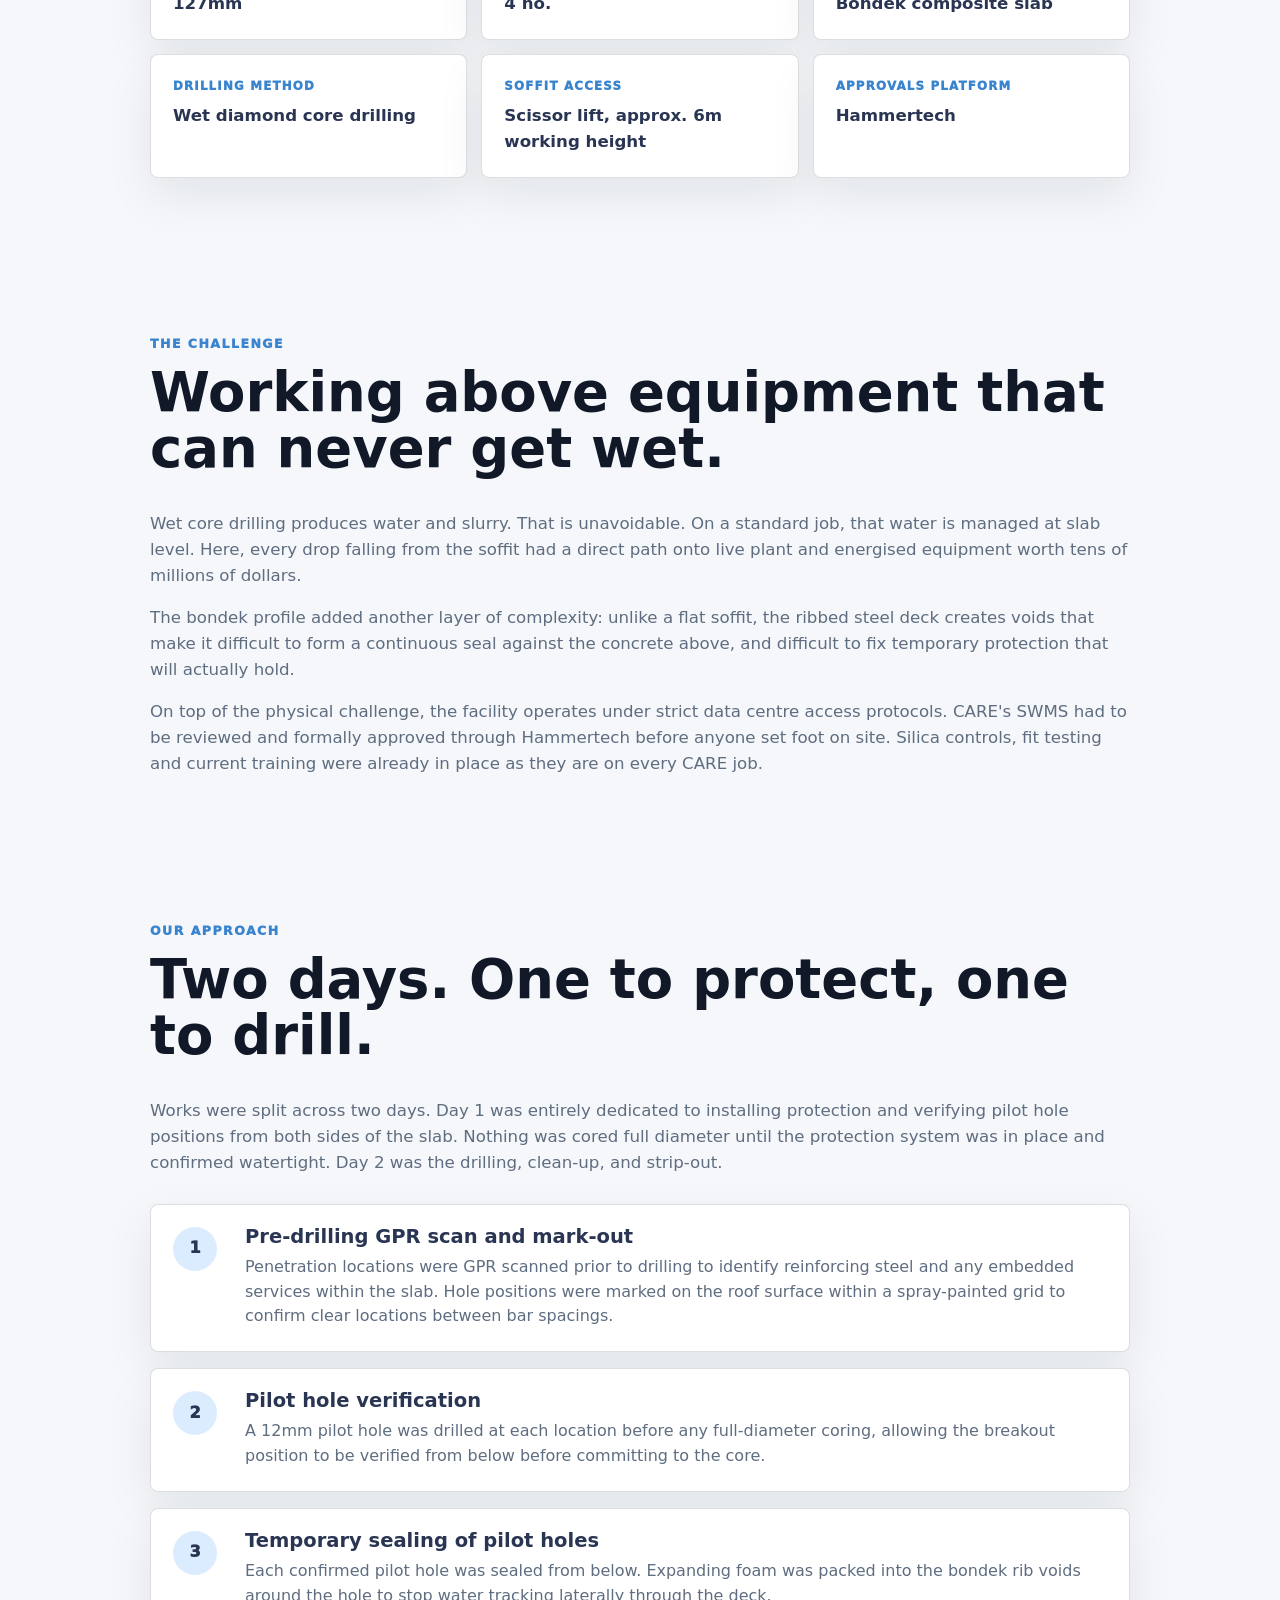
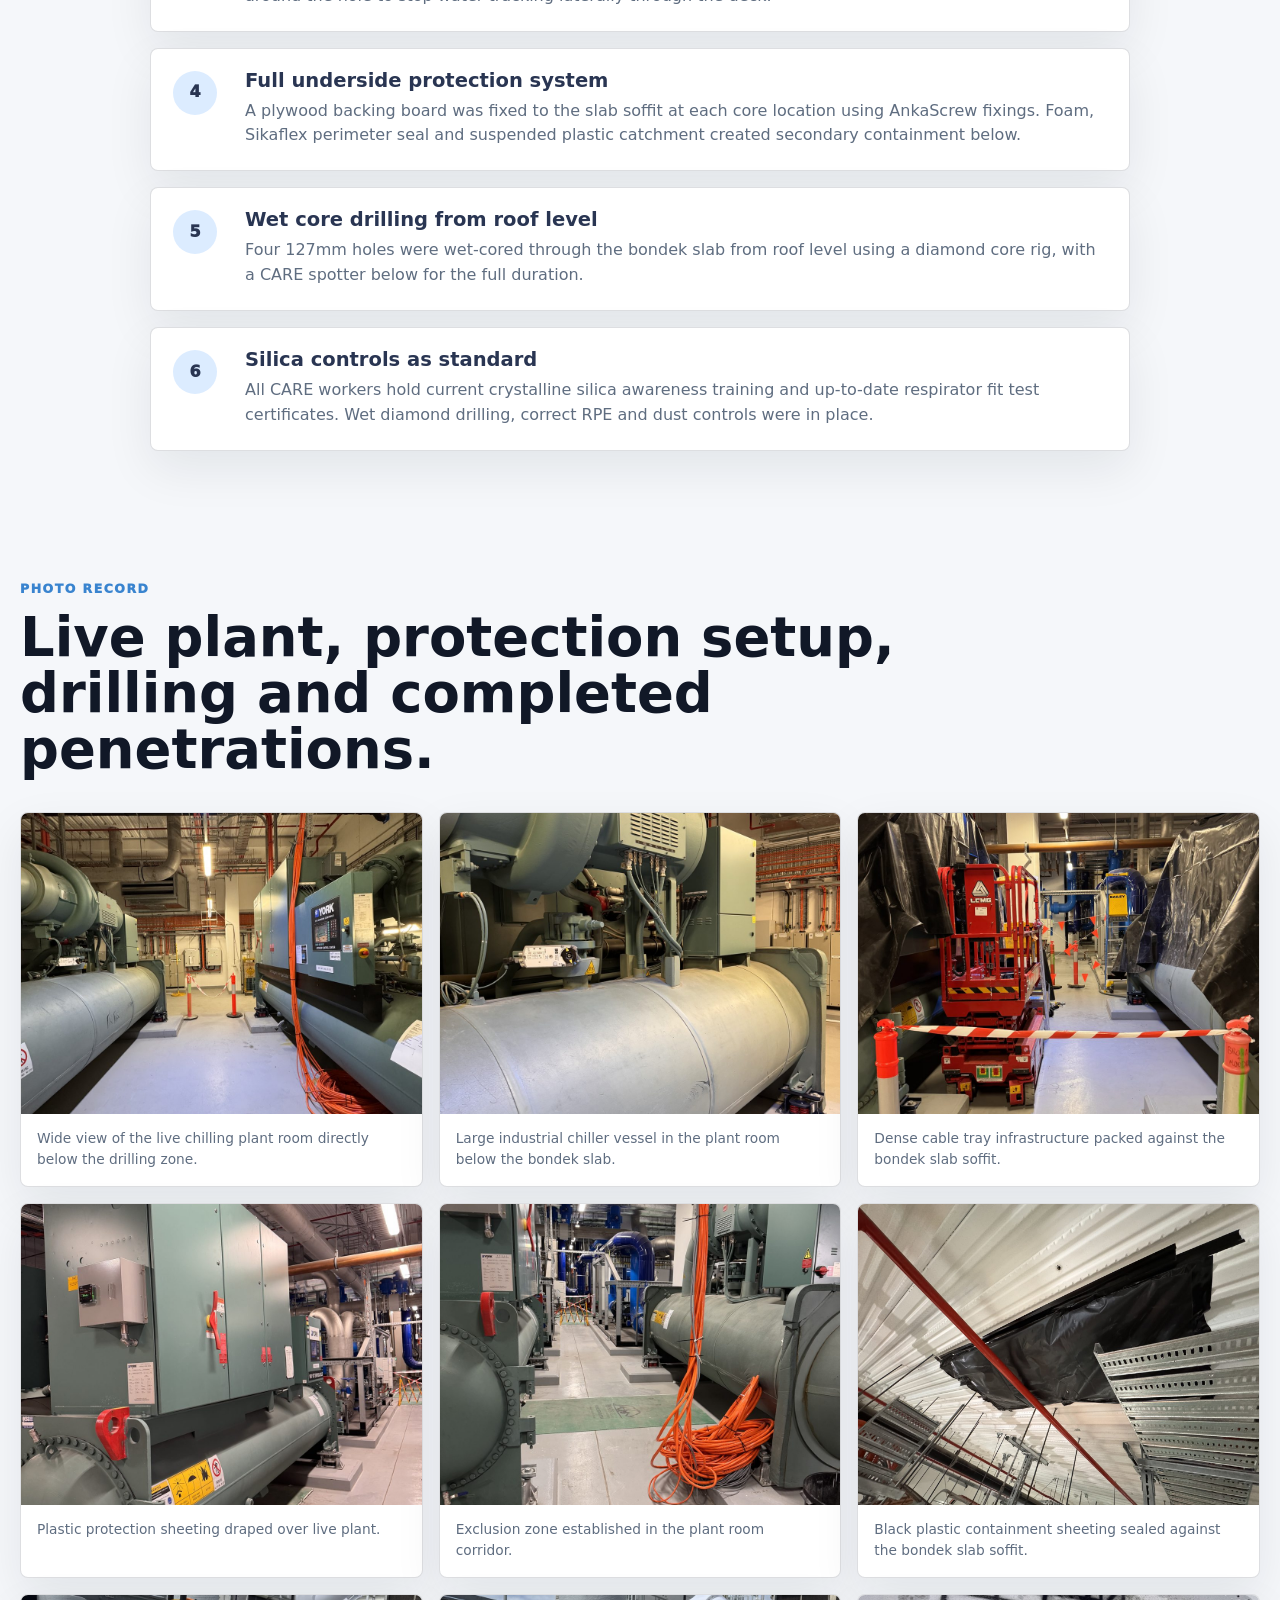
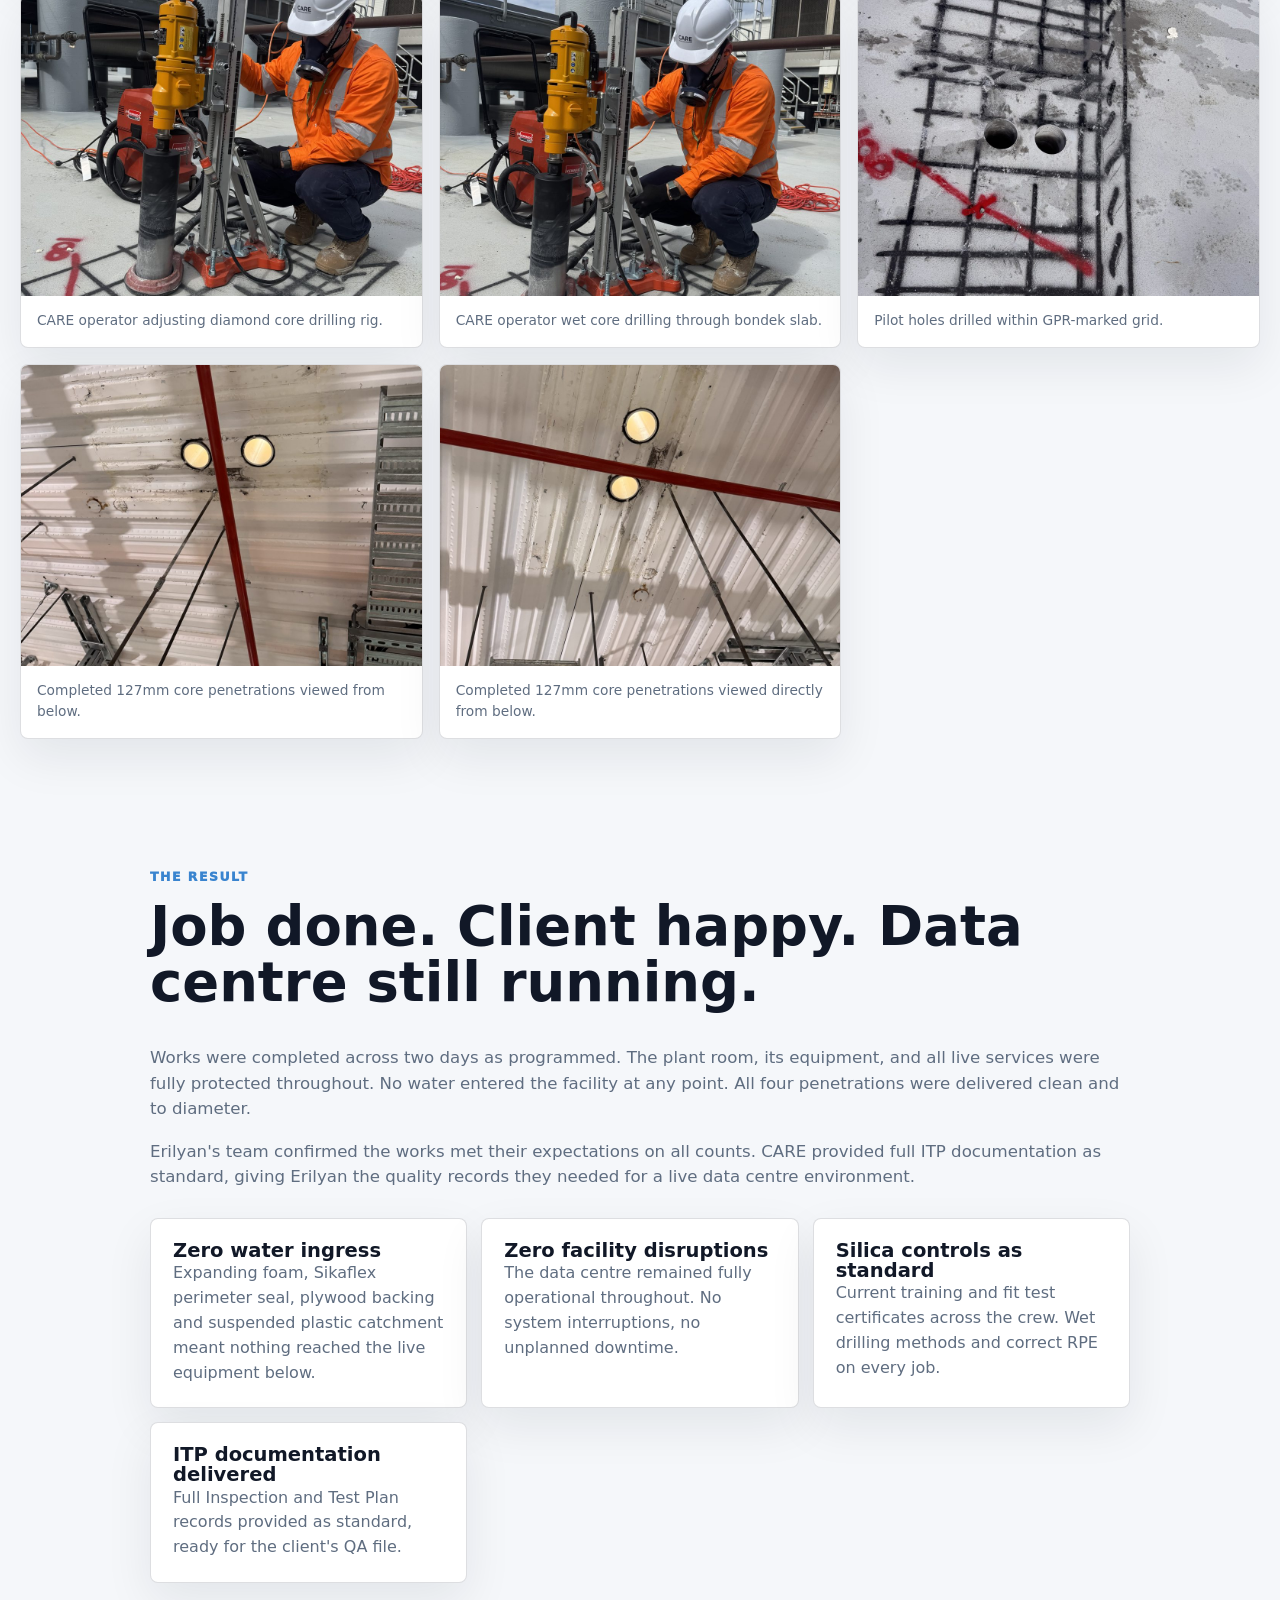
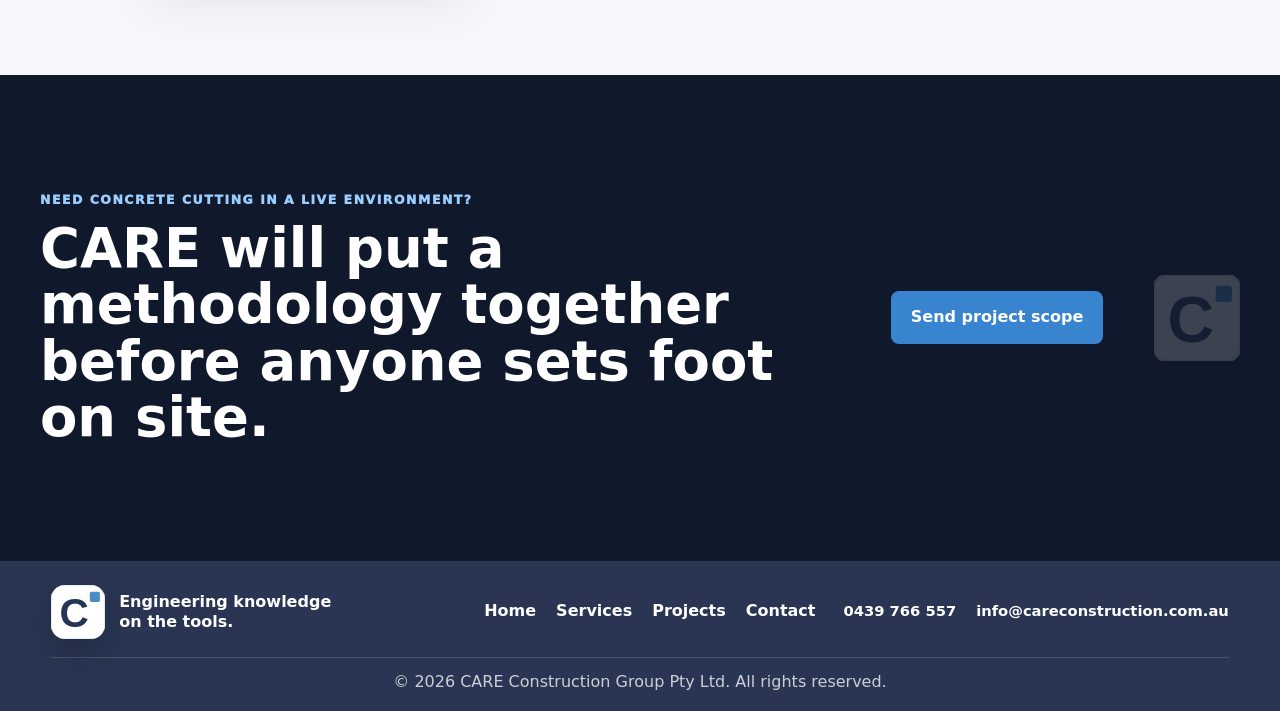
<file: case-study-equinix-core-drilling.html>
<!doctype html>
<html lang="en-AU">
  <head>
    <meta charset="UTF-8" />
    <meta name="viewport" content="width=device-width, initial-scale=1.0" />
    <title>Core Drilling in a Live Data Centre | CARE Case Study</title>
    <meta name="description" content="CARE core drilled 4 x 127mm penetrations through a live bondek slab at a critical Sydney data centre facility with zero downtime, zero water ingress and full ITP documentation." />
    <meta name="robots" content="index,follow,max-image-preview:large" />
    <link rel="canonical" href="https://careconstruction.com.au/case-study-equinix-core-drilling.html" />
    <link rel="icon" href="assets/logos/care-favicon.svg" type="image/svg+xml" />
    <link rel="apple-touch-icon" href="assets/logos/care-favicon-512px.png" />
    <link rel="stylesheet" href="styles.css" />
    <script type="application/ld+json">
      {"@context":"https://schema.org","@type":"Article","headline":"Core Drilling in a Live Data Centre","url":"https://careconstruction.com.au/case-study-equinix-core-drilling.html","image":"https://careconstruction.com.au/assets/case-studies/equinix/08-care-operator-wet-core-drilling-through-bondek-slab-fr.jpg","author":{"@type":"Organization","name":"CARE Concrete & Corrosion Rehabilitation"},"publisher":{"@type":"Organization","name":"CARE Concrete & Corrosion Rehabilitation"},"description":"CARE core drilled 4 x 127mm penetrations through a live bondek slab at a critical Sydney data centre facility with zero downtime, zero water ingress and full ITP documentation."}
    </script>
  </head>
  <body>
    <header class="site-header is-scrolled" data-header data-solid-header>
      <a class="brand" href="index.html" aria-label="CARE home">
        <img class="logo-light" src="assets/logos/logo-wordmark-white.png" alt="CARE Concrete &amp; Corrosion Rehabilitation" />
        <img class="logo-dark" src="assets/logos/logo-full-blue.png" alt="CARE Concrete &amp; Corrosion Rehabilitation" />
      </a>
      <button class="nav-toggle" type="button" aria-label="Open menu" aria-expanded="false" data-nav-toggle>
        <span></span><span></span><span></span>
      </button>
      <nav class="site-nav" aria-label="Primary navigation" data-nav>
        <a href="index.html">Home</a>
        <a href="about.html">About</a>
        <div class="nav-item has-dropdown" data-dropdown>
          <a href="services.html" data-dropdown-link>Services</a>
          <div class="dropdown-menu" data-dropdown-menu>
            <a href="services.html">All Services</a>
            <a href="service-scanning-coring-cutting.html">Scanning, Coring, Cutting &amp; Preparation</a>
            <a href="service-concrete-corrosion-rehabilitation.html">Concrete &amp; Corrosion Rehabilitation</a>
            <a href="service-hardened-concrete-sampling.html">Hardened Concrete Sampling</a>
          </div>
        </div>
        <a href="projects.html">Projects</a>
        <a href="blog.html">Insights</a>
        <a class="nav-cta" href="tel:+61439766557">Call 0439 766 557</a>
      </nav>
    </header>
    <main>
      <section class="case-study-hero">
        <img src="assets/case-studies/equinix/08-care-operator-wet-core-drilling-through-bondek-slab-fr.jpg" alt="CARE core drilling through a bondek slab in a live data centre" />
        <div class="page-hero-shade"></div>
        <div class="container page-hero-content">
          <p class="eyebrow">Case Study, Core Drilling, Live Data Centre</p>
          <h1>Drilling through a live slab without stopping the data centre.</h1>
          <p>Erilyan needed 4 core penetrations through a bondek roof slab directly above active plant and live services at one of the most critical data centre facilities in Sydney. Not a single drop of water entered the building.</p>
        </div>
      </section>
      <section class="stats-strip case-stats" aria-label="Equinix core drilling project statistics">
        <div><strong>4x</strong><span>127mm core holes</span></div>
        <div><strong>0</strong><span>Water ingress incidents</span></div>
        <div><strong>2</strong><span>Days on site</span></div>
        <div><strong>0</strong><span>Facility disruptions</span></div>
      </section>
      <section class="section case-content">
        <div class="section-heading wide"><p class="eyebrow">The Project</p><h2>A roof penetration job with no room for error.</h2></div>
        <p>CARE was approached by Erilyan during a live fit-out at one of Sydney's most critical data centre facilities. The introduction came through a site walkthrough with Ryan, the site supervisor, who wanted to walk the job with CARE before anything was committed to paper. After going through the site together and understanding exactly what was below, CARE put together a detailed methodology covering every step of the works.</p>
        <p>The scope: 4 core holes at 127mm diameter through the concrete bondek roof slab above the Cooling Tower Yard, to allow new services to pass through. The complication: the plant room directly below was live and operational throughout construction, housing large industrial chillers, energised electrical switchboards, and dense cable tray infrastructure running at slab soffit level. Any water, slurry, or debris reaching that equipment was not acceptable.</p>
        <blockquote>We need to be super clean. Set up protection, clean up after. Like we were never there.<span>Michael, Site Engineer, Erilyan</span></blockquote>
        <div class="case-meta-grid">
          <article><span>Core diameter</span><strong>127mm</strong></article>
          <article><span>Number of penetrations</span><strong>4 no.</strong></article>
          <article><span>Slab type</span><strong>Bondek composite slab</strong></article>
          <article><span>Drilling method</span><strong>Wet diamond core drilling</strong></article>
          <article><span>Soffit access</span><strong>Scissor lift, approx. 6m working height</strong></article>
          <article><span>Approvals platform</span><strong>Hammertech</strong></article>
        </div>
      </section>
      <section class="section case-content">
        <div class="section-heading wide"><p class="eyebrow">The Challenge</p><h2>Working above equipment that can never get wet.</h2></div>
        <p>Wet core drilling produces water and slurry. That is unavoidable. On a standard job, that water is managed at slab level. Here, every drop falling from the soffit had a direct path onto live plant and energised equipment worth tens of millions of dollars.</p>
        <p>The bondek profile added another layer of complexity: unlike a flat soffit, the ribbed steel deck creates voids that make it difficult to form a continuous seal against the concrete above, and difficult to fix temporary protection that will actually hold.</p>
        <p>On top of the physical challenge, the facility operates under strict data centre access protocols. CARE's SWMS had to be reviewed and formally approved through Hammertech before anyone set foot on site. Silica controls, fit testing and current training were already in place as they are on every CARE job.</p>
      </section>
      <section class="section case-content">
        <div class="section-heading wide"><p class="eyebrow">Our Approach</p><h2>Two days. One to protect, one to drill.</h2></div>
        <p>Works were split across two days. Day 1 was entirely dedicated to installing protection and verifying pilot hole positions from both sides of the slab. Nothing was cored full diameter until the protection system was in place and confirmed watertight. Day 2 was the drilling, clean-up, and strip-out.</p>
        <div class="case-steps">
          <article><span>1</span><div><h3>Pre-drilling GPR scan and mark-out</h3><p>Penetration locations were GPR scanned prior to drilling to identify reinforcing steel and any embedded services within the slab. Hole positions were marked on the roof surface within a spray-painted grid to confirm clear locations between bar spacings.</p></div></article>
          <article><span>2</span><div><h3>Pilot hole verification</h3><p>A 12mm pilot hole was drilled at each location before any full-diameter coring, allowing the breakout position to be verified from below before committing to the core.</p></div></article>
          <article><span>3</span><div><h3>Temporary sealing of pilot holes</h3><p>Each confirmed pilot hole was sealed from below. Expanding foam was packed into the bondek rib voids around the hole to stop water tracking laterally through the deck.</p></div></article>
          <article><span>4</span><div><h3>Full underside protection system</h3><p>A plywood backing board was fixed to the slab soffit at each core location using AnkaScrew fixings. Foam, Sikaflex perimeter seal and suspended plastic catchment created secondary containment below.</p></div></article>
          <article><span>5</span><div><h3>Wet core drilling from roof level</h3><p>Four 127mm holes were wet-cored through the bondek slab from roof level using a diamond core rig, with a CARE spotter below for the full duration.</p></div></article>
          <article><span>6</span><div><h3>Silica controls as standard</h3><p>All CARE workers hold current crystalline silica awareness training and up-to-date respirator fit test certificates. Wet diamond drilling, correct RPE and dust controls were in place.</p></div></article>
        </div>
      </section>
      <section class="section case-gallery-section">
        <div class="section-heading wide"><p class="eyebrow">Photo Record</p><h2>Live plant, protection setup, drilling and completed penetrations.</h2></div>
        <div class="case-gallery">
          <figure>
            <img src="assets/case-studies/equinix/01-wide-view-of-the-live-chilling-plant-room-directly-bel.jpg" alt="Wide view of the live chilling plant room directly below the drilling zone" loading="lazy" />
            <figcaption>Wide view of the live chilling plant room directly below the drilling zone.</figcaption>
          </figure>
          <figure>
            <img src="assets/case-studies/equinix/02-large-industrial-chiller-vessel-in-the-plant-room-belo.jpg" alt="Large industrial chiller vessel in the plant room below the bondek slab" loading="lazy" />
            <figcaption>Large industrial chiller vessel in the plant room below the bondek slab.</figcaption>
          </figure>
          <figure>
            <img src="assets/case-studies/equinix/03-dense-cable-tray-infrastructure-packed-against-the-bon.jpg" alt="Dense cable tray infrastructure packed against the bondek slab soffit" loading="lazy" />
            <figcaption>Dense cable tray infrastructure packed against the bondek slab soffit.</figcaption>
          </figure>
          <figure>
            <img src="assets/case-studies/equinix/04-plastic-protection-sheeting-draped-over-live-plant-and.jpg" alt="Plastic protection sheeting draped over live plant" loading="lazy" />
            <figcaption>Plastic protection sheeting draped over live plant.</figcaption>
          </figure>
          <figure>
            <img src="assets/case-studies/equinix/05-exclusion-zone-established-in-the-plant-room-corridor-.jpg" alt="Exclusion zone established in the plant room corridor" loading="lazy" />
            <figcaption>Exclusion zone established in the plant room corridor.</figcaption>
          </figure>
          <figure>
            <img src="assets/case-studies/equinix/06-black-plastic-containment-sheeting-sealed-against-the-.jpg" alt="Black plastic containment sheeting sealed against the bondek slab soffit" loading="lazy" />
            <figcaption>Black plastic containment sheeting sealed against the bondek slab soffit.</figcaption>
          </figure>
          <figure>
            <img src="assets/case-studies/equinix/07-care-operator-in-full-ppe-adjusting-diamond-core-drill.jpg" alt="CARE operator adjusting diamond core drilling rig" loading="lazy" />
            <figcaption>CARE operator adjusting diamond core drilling rig.</figcaption>
          </figure>
          <figure>
            <img src="assets/case-studies/equinix/08-care-operator-wet-core-drilling-through-bondek-slab-fr.jpg" alt="CARE operator wet core drilling through bondek slab" loading="lazy" />
            <figcaption>CARE operator wet core drilling through bondek slab.</figcaption>
          </figure>
          <figure>
            <img src="assets/case-studies/equinix/09-pilot-holes-drilled-within-gpr-marked-grid-on-roof-sur.jpg" alt="Pilot holes drilled within GPR-marked grid" loading="lazy" />
            <figcaption>Pilot holes drilled within GPR-marked grid.</figcaption>
          </figure>
          <figure>
            <img src="assets/case-studies/equinix/10-completed-127mm-core-penetrations-viewed-from-below-at.jpg" alt="Completed 127mm core penetrations viewed from below" loading="lazy" />
            <figcaption>Completed 127mm core penetrations viewed from below.</figcaption>
          </figure>
          <figure>
            <img src="assets/case-studies/equinix/11-completed-127mm-core-penetrations-viewed-directly-from.jpg" alt="Completed 127mm core penetrations viewed directly from below" loading="lazy" />
            <figcaption>Completed 127mm core penetrations viewed directly from below.</figcaption>
          </figure>
        </div>
      </section>
      <section class="section case-content">
        <div class="section-heading wide"><p class="eyebrow">The Result</p><h2>Job done. Client happy. Data centre still running.</h2></div>
        <p>Works were completed across two days as programmed. The plant room, its equipment, and all live services were fully protected throughout. No water entered the facility at any point. All four penetrations were delivered clean and to diameter.</p>
        <p>Erilyan's team confirmed the works met their expectations on all counts. CARE provided full ITP documentation as standard, giving Erilyan the quality records they needed for a live data centre environment.</p>
        <div class="outcome-grid">
          <article><h3>Zero water ingress</h3><p>Expanding foam, Sikaflex perimeter seal, plywood backing and suspended plastic catchment meant nothing reached the live equipment below.</p></article>
          <article><h3>Zero facility disruptions</h3><p>The data centre remained fully operational throughout. No system interruptions, no unplanned downtime.</p></article>
          <article><h3>Silica controls as standard</h3><p>Current training and fit test certificates across the crew. Wet drilling methods and correct RPE on every job.</p></article>
          <article><h3>ITP documentation delivered</h3><p>Full Inspection and Test Plan records provided as standard, ready for the client's QA file.</p></article>
        </div>
      </section>
      <section class="cta-band"><div class="container"><div><p class="eyebrow">Need concrete cutting in a live environment?</p><h2>CARE will put a methodology together before anyone sets foot on site.</h2></div><a class="button primary" href="index.html#contact">Send project scope</a></div></section>
    </main>
    <footer class="site-footer">
      <div class="footer-main">
        <a class="footer-brand" href="index.html" aria-label="CARE home">
          <img src="assets/logos/care-favicon-white.svg" alt="CARE" />
          <span>Engineering knowledge on the tools.</span>
        </a>
        <nav class="footer-links" aria-label="Footer navigation">
          <a href="index.html">Home</a>
          <a href="services.html">Services</a>
          <a href="projects.html">Projects</a>
          <a href="index.html#contact">Contact</a>
        </nav>
        <div class="footer-contact" aria-label="CARE contact details">
          <a href="tel:+61439766557">0439 766 557</a>
          <a href="mailto:info@careconstruction.com.au">info@careconstruction.com.au</a>
        </div>
      </div>
      <div class="footer-bottom">
        <p>© 2026 CARE Construction Group Pty Ltd. All rights reserved.</p>
      </div>
    </footer>
    <script src="script.js"></script>
  </body>
</html>
</file>
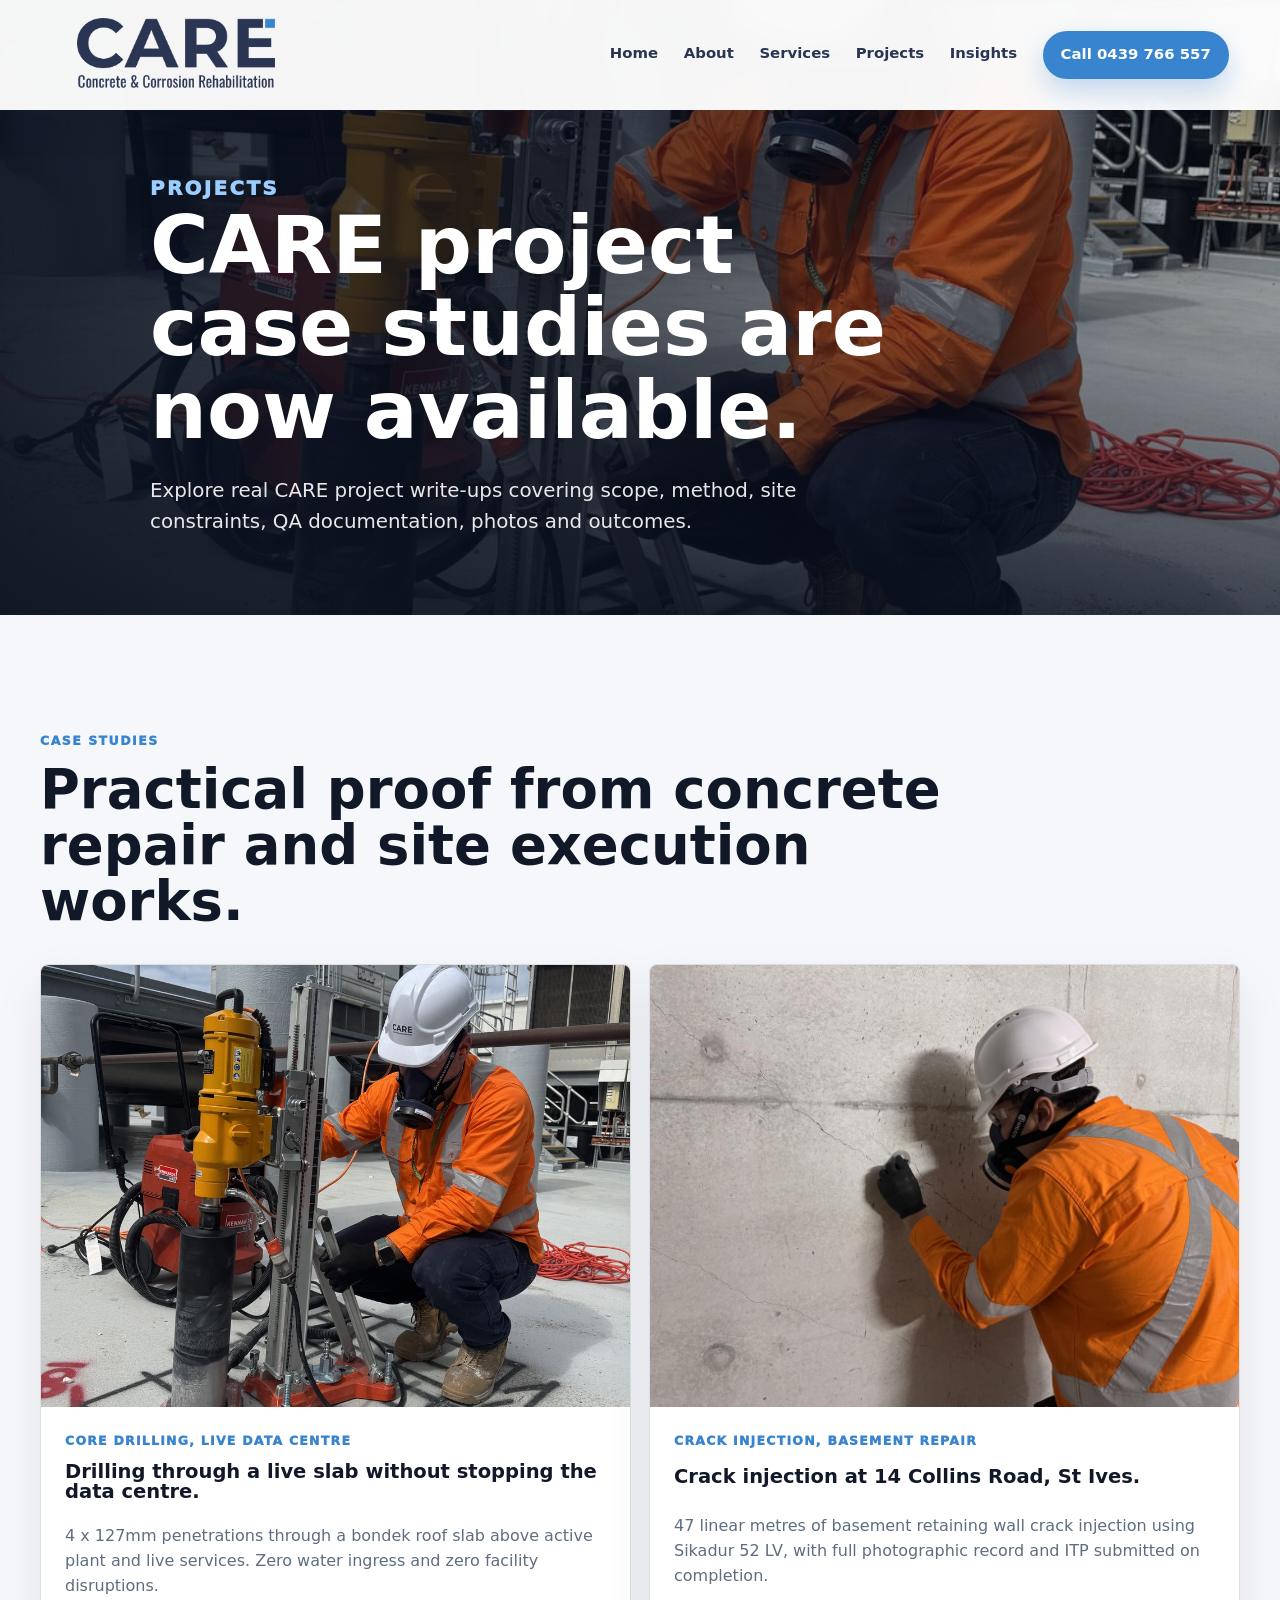
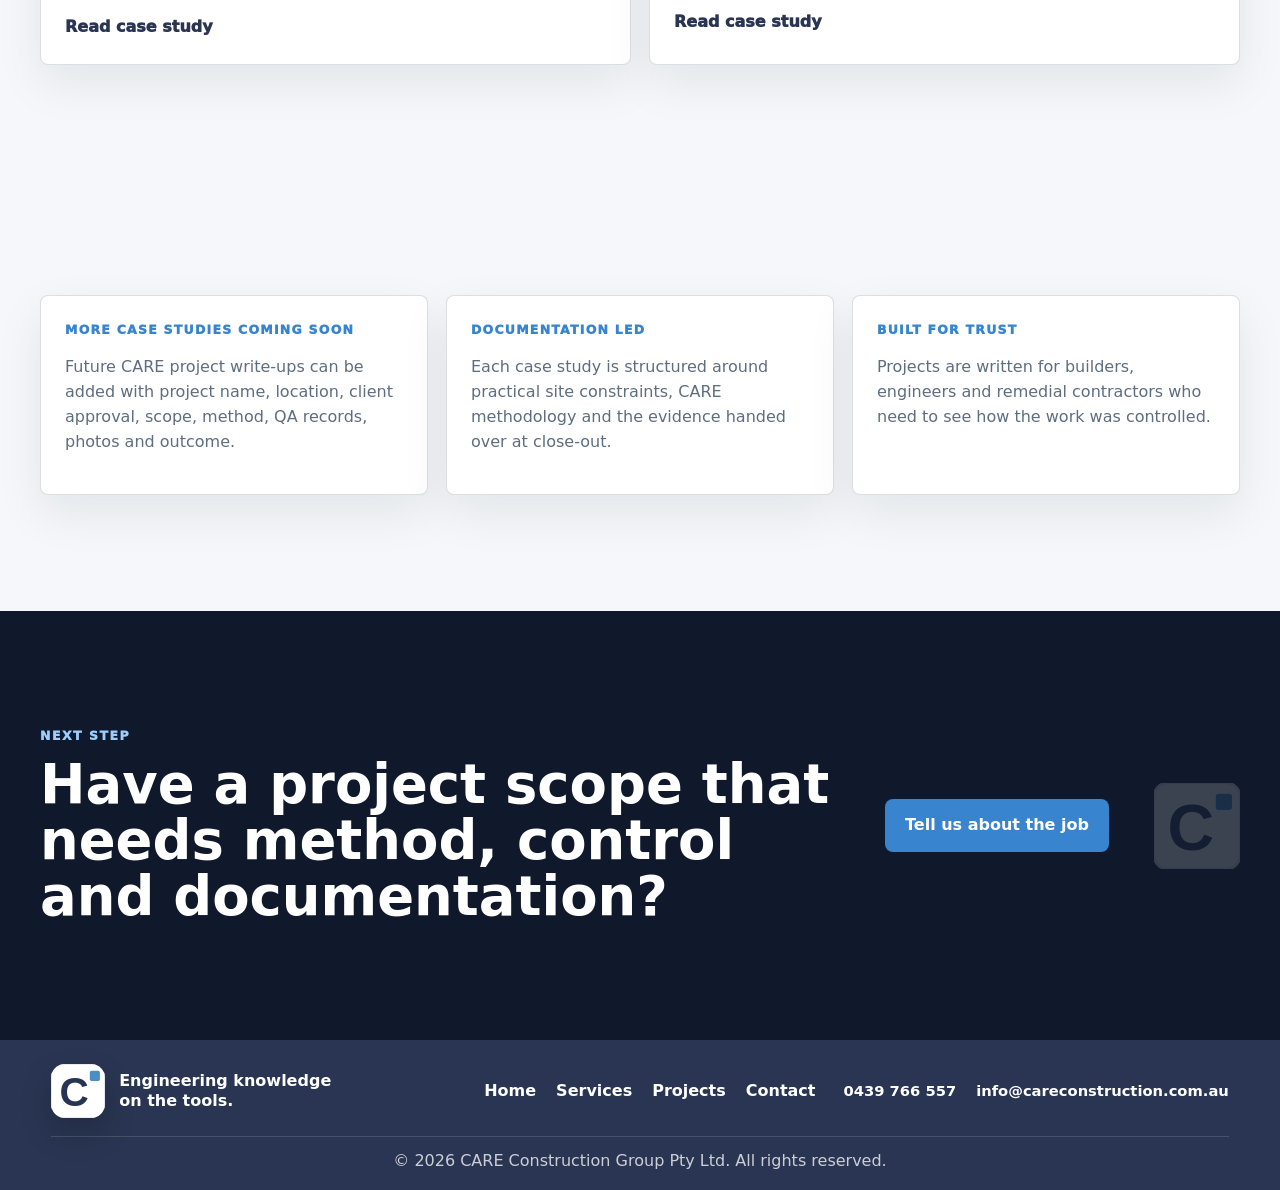
<file: projects.html>
<!doctype html>
<html lang="en-AU">
  <head>
    <meta charset="UTF-8" />
    <meta name="viewport" content="width=device-width, initial-scale=1.0" />
    <title>Case Studies | CARE Concrete Repair Sydney</title>
    <meta name="description" content="CARE project case studies for concrete repair, core drilling, crack injection, QA documentation and corrosion rehabilitation works across Sydney and NSW." />
    <meta name="robots" content="index,follow,max-image-preview:large" />
    <link rel="canonical" href="https://careconstruction.com.au/projects.html" />
    <link rel="icon" href="assets/logos/care-favicon.svg" type="image/svg+xml" />
    <link rel="apple-touch-icon" href="assets/logos/care-favicon-512px.png" />
    <link rel="stylesheet" href="styles.css" />
    <script type="application/ld+json">
      {"@context":"https://schema.org","@type":"CollectionPage","name":"CARE Case Studies","url":"https://careconstruction.com.au/projects.html","description":"Case-study index for CARE concrete repair and corrosion rehabilitation projects.","hasPart":[{"@type":"Article","name":"Core Drilling in a Live Data Centre","url":"https://careconstruction.com.au/case-study-equinix-core-drilling.html"},{"@type":"Article","name":"Crack Injection at 14 Collins Road St Ives","url":"https://careconstruction.com.au/case-study-14-collins-st-ives-crack-injection.html"}]}
    </script>
  </head>
  <body>
    <header class="site-header is-scrolled" data-header data-solid-header>
      <a class="brand" href="index.html" aria-label="CARE home">
        <img class="logo-light" src="assets/logos/logo-wordmark-white.png" alt="CARE Concrete &amp; Corrosion Rehabilitation" />
        <img class="logo-dark" src="assets/logos/logo-full-blue.png" alt="CARE Concrete &amp; Corrosion Rehabilitation" />
      </a>
      <button class="nav-toggle" type="button" aria-label="Open menu" aria-expanded="false" data-nav-toggle>
        <span></span><span></span><span></span>
      </button>
      <nav class="site-nav" aria-label="Primary navigation" data-nav>
        <a href="index.html">Home</a>
        <a href="about.html">About</a>
        <div class="nav-item has-dropdown" data-dropdown>
          <a href="services.html" data-dropdown-link>Services</a>
          <div class="dropdown-menu" data-dropdown-menu>
            <a href="services.html">All Services</a>
            <a href="service-scanning-coring-cutting.html">Scanning, Coring, Cutting &amp; Preparation</a>
            <a href="service-concrete-corrosion-rehabilitation.html">Concrete &amp; Corrosion Rehabilitation</a>
            <a href="service-hardened-concrete-sampling.html">Hardened Concrete Sampling</a>
          </div>
        </div>
        <a href="projects.html">Projects</a>
        <a href="blog.html">Insights</a>
        <a class="nav-cta" href="tel:+61439766557">Call 0439 766 557</a>
      </nav>
    </header>
    <main>
      <section class="page-hero projects-hero">
        <img src="assets/case-studies/equinix/08-care-operator-wet-core-drilling-through-bondek-slab-fr.jpg" alt="CARE concrete core drilling on a live data centre roof" />
        <div class="page-hero-shade"></div>
        <div class="container page-hero-content">
          <p class="eyebrow">Projects</p>
          <h1>CARE project case studies are now available.</h1>
          <p>Explore real CARE project write-ups covering scope, method, site constraints, QA documentation, photos and outcomes.</p>
        </div>
      </section>
      <section class="section compact-cases">
        <div class="section-heading wide">
          <p class="eyebrow">Case Studies</p>
          <h2>Practical proof from concrete repair and site execution works.</h2>
        </div>
        <div class="case-grid project-case-grid">
          <article>
            <img src="assets/case-studies/equinix/08-care-operator-wet-core-drilling-through-bondek-slab-fr.jpg" alt="CARE wet core drilling through bondek slab from roof level" />
            <div>
              <span>Core Drilling, Live Data Centre</span>
              <h3>Drilling through a live slab without stopping the data centre.</h3>
              <p>4 x 127mm penetrations through a bondek roof slab above active plant and live services. Zero water ingress and zero facility disruptions.</p>
              <a class="card-link" href="case-study-equinix-core-drilling.html">Read case study</a>
            </div>
          </article>
          <article>
            <img src="assets/case-studies/14-collins-st-ives/05-care-technician-installing-low-pressure-injection-pack.jpg" alt="CARE technician installing low-pressure crack injection packers" />
            <div>
              <span>Crack Injection, Basement Repair</span>
              <h3>Crack injection at 14 Collins Road, St Ives.</h3>
              <p>47 linear metres of basement retaining wall crack injection using Sikadur 52 LV, with full photographic record and ITP submitted on completion.</p>
              <a class="card-link" href="case-study-14-collins-st-ives-crack-injection.html">Read case study</a>
            </div>
          </article>
        </div>
      </section>
      <section class="section">
        <div class="proof-notes">
          <article><span>More case studies coming soon</span><p>Future CARE project write-ups can be added with project name, location, client approval, scope, method, QA records, photos and outcome.</p></article>
          <article><span>Documentation led</span><p>Each case study is structured around practical site constraints, CARE methodology and the evidence handed over at close-out.</p></article>
          <article><span>Built for trust</span><p>Projects are written for builders, engineers and remedial contractors who need to see how the work was controlled.</p></article>
        </div>
      </section>
      <section class="cta-band"><div class="container"><div><p class="eyebrow">Next step</p><h2>Have a project scope that needs method, control and documentation?</h2></div><a class="button primary" href="index.html#contact">Tell us about the job</a></div></section>
    </main>
    <footer class="site-footer">
      <div class="footer-main">
        <a class="footer-brand" href="index.html" aria-label="CARE home">
          <img src="assets/logos/care-favicon-white.svg" alt="CARE" />
          <span>Engineering knowledge on the tools.</span>
        </a>
        <nav class="footer-links" aria-label="Footer navigation">
          <a href="index.html">Home</a>
          <a href="services.html">Services</a>
          <a href="projects.html">Projects</a>
          <a href="index.html#contact">Contact</a>
        </nav>
        <div class="footer-contact" aria-label="CARE contact details">
          <a href="tel:+61439766557">0439 766 557</a>
          <a href="mailto:info@careconstruction.com.au">info@careconstruction.com.au</a>
        </div>
      </div>
      <div class="footer-bottom">
        <p>© 2026 CARE Construction Group Pty Ltd. All rights reserved.</p>
      </div>
    </footer>
    <script src="script.js"></script>
  </body>
</html>
</file>
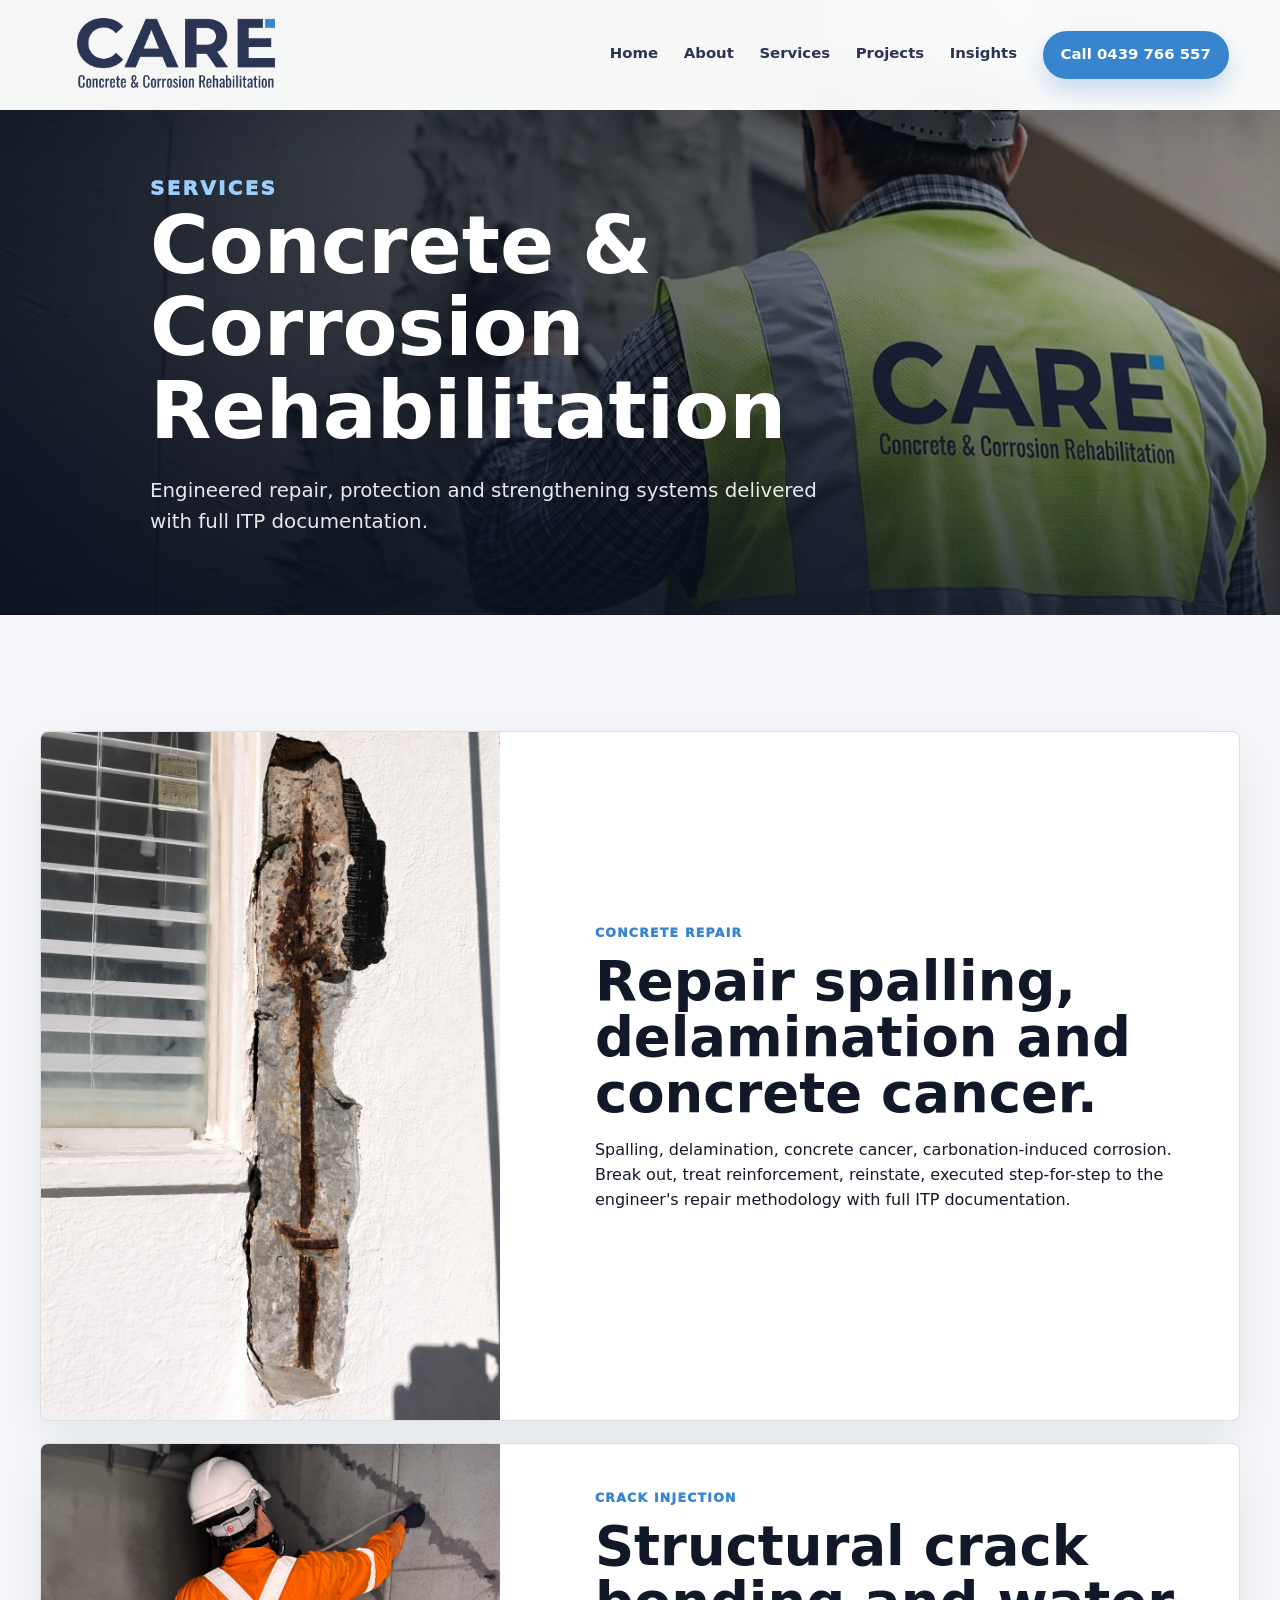
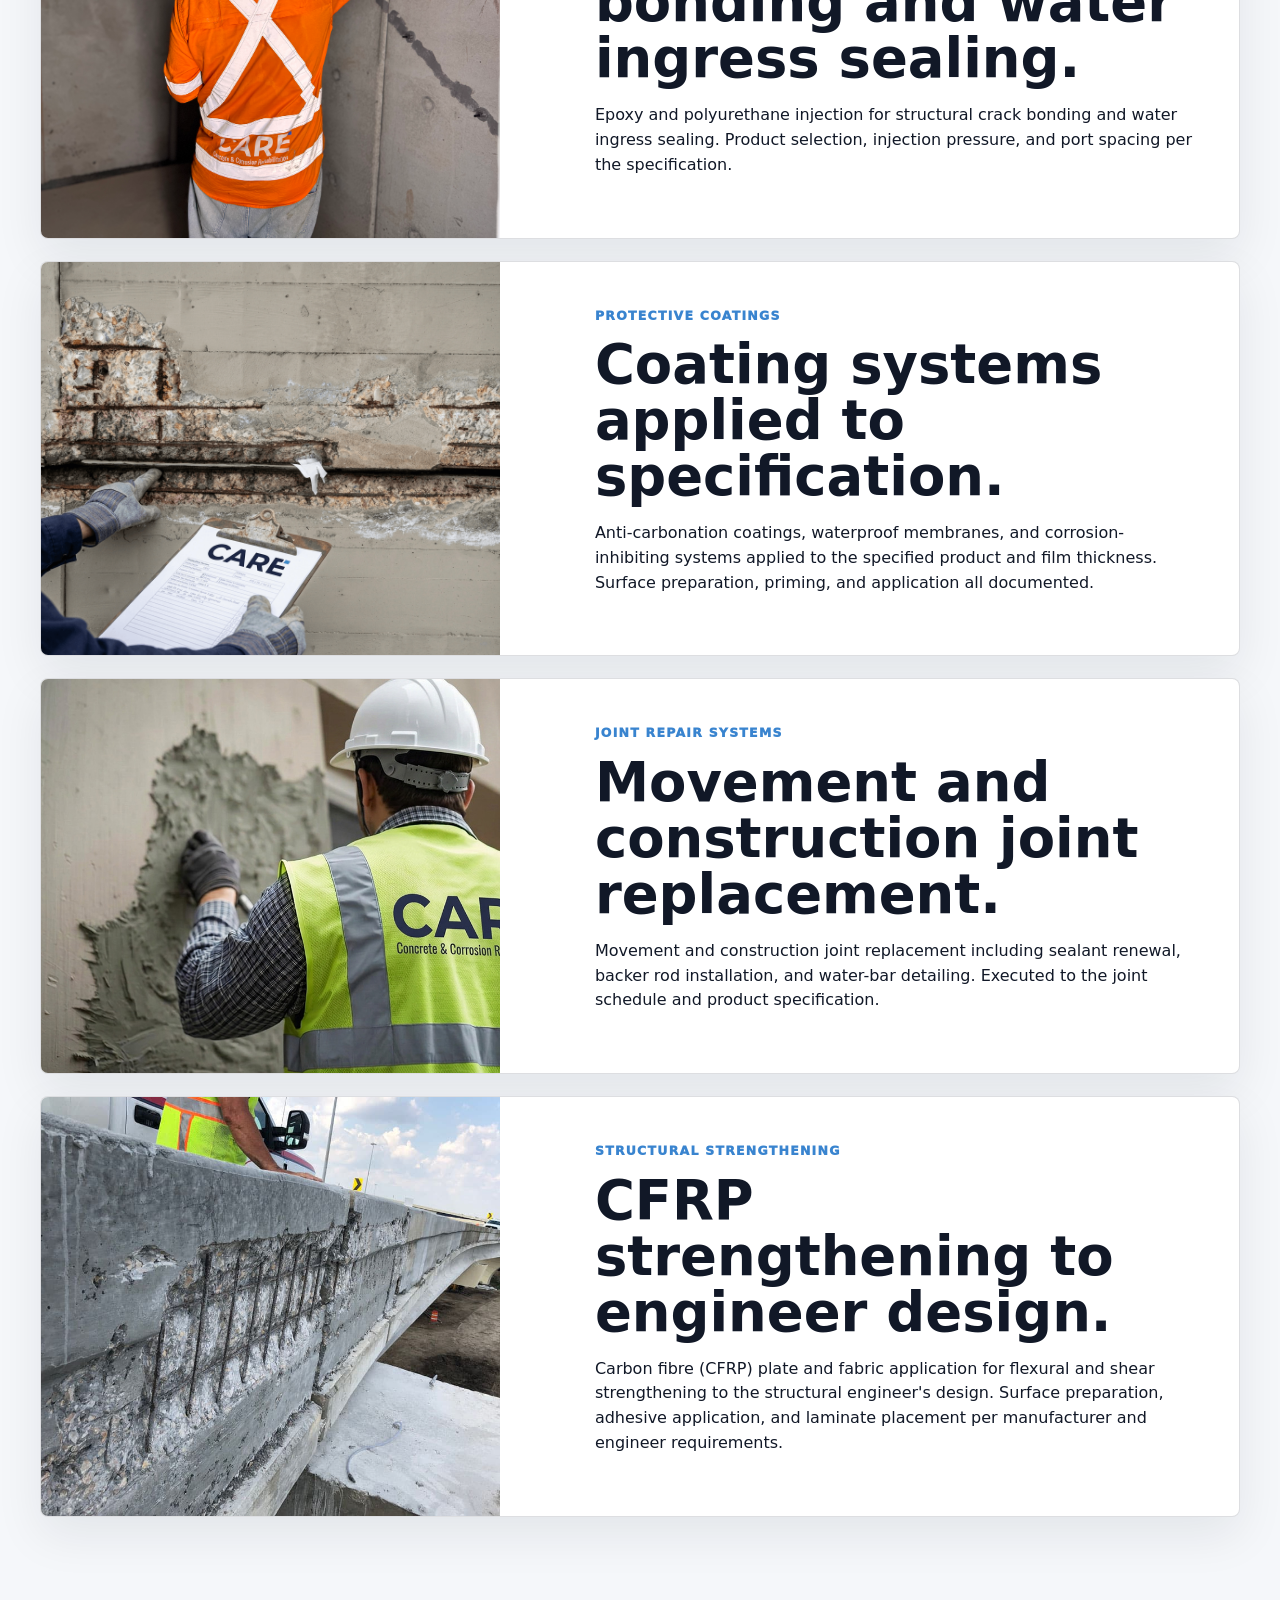
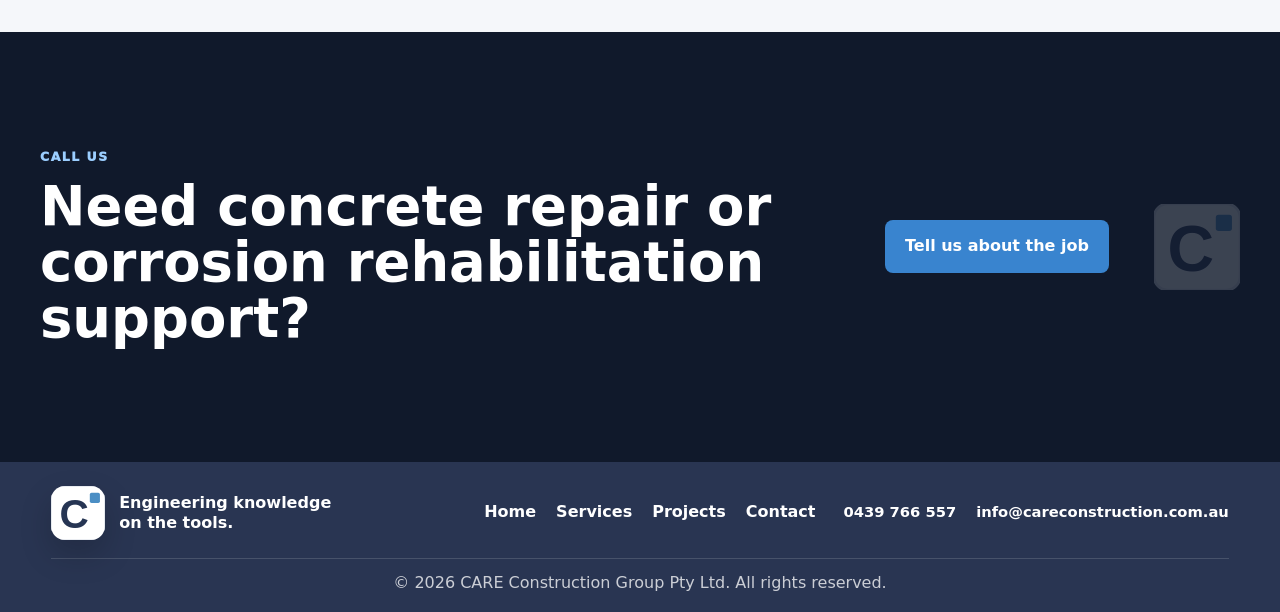
<file: service-concrete-corrosion-rehabilitation.html>
<!doctype html>
<html lang="en-AU">
  <head>
    <meta charset="UTF-8" />
    <meta name="viewport" content="width=device-width, initial-scale=1.0" />
    <title>Concrete &amp; Corrosion Rehabilitation | CARE Sydney</title>
    <meta name="description" content="Concrete repair, crack injection, protective coatings, joint repair and structural strengthening for remediation projects in Sydney, NSW." />
    <meta name="robots" content="index,follow,max-image-preview:large" />
    <link rel="canonical" href="https://careconstruction.com.au/service-concrete-corrosion-rehabilitation.html" />
    <link rel="icon" href="assets/logos/care-favicon.svg" type="image/svg+xml" />
    <link rel="apple-touch-icon" href="assets/logos/care-favicon-512px.png" />
    <link rel="stylesheet" href="styles.css" />
    <script type="application/ld+json">
      {"@context":"https://schema.org","@type":"Service","name":"Concrete & Corrosion Rehabilitation","provider":{"@type":"LocalBusiness","name":"CARE Concrete & Corrosion Rehabilitation"},"areaServed":"Sydney and NSW","description":"Engineered repair, protection and strengthening systems delivered with full ITP documentation."}
    </script>
  </head>
  <body>
    <header class="site-header is-scrolled" data-header data-solid-header>
      <a class="brand" href="index.html" aria-label="CARE home">
        <img class="logo-light" src="assets/logos/logo-wordmark-white.png" alt="CARE Concrete &amp; Corrosion Rehabilitation" />
        <img class="logo-dark" src="assets/logos/logo-full-blue.png" alt="CARE Concrete &amp; Corrosion Rehabilitation" />
      </a>
      <button class="nav-toggle" type="button" aria-label="Open menu" aria-expanded="false" data-nav-toggle>
        <span></span><span></span><span></span>
      </button>
      <nav class="site-nav" aria-label="Primary navigation" data-nav>
        <a href="index.html">Home</a>
        <a href="about.html">About</a>
        <div class="nav-item has-dropdown" data-dropdown>
          <a href="services.html" data-dropdown-link>Services</a>
          <div class="dropdown-menu" data-dropdown-menu>
            <a href="services.html">All Services</a>
            <a href="service-scanning-coring-cutting.html">Scanning, Coring, Cutting &amp; Preparation</a>
            <a href="service-concrete-corrosion-rehabilitation.html">Concrete &amp; Corrosion Rehabilitation</a>
            <a href="service-hardened-concrete-sampling.html">Hardened Concrete Sampling</a>
          </div>
        </div>
        <a href="projects.html">Projects</a>
        <a href="blog.html">Insights</a>
        <a class="nav-cta" href="tel:+61439766557">Call 0439 766 557</a>
      </nav>
    </header>
    <main>
      <section class="page-hero services-hero">
        <img src="assets/original-site/services/concrete-corrosion-rehabilitation.jpg" alt="Concrete and corrosion rehabilitation works" />
        <div class="page-hero-shade"></div>
        <div class="container page-hero-content"><p class="eyebrow">Services</p><h1>Concrete &amp; Corrosion Rehabilitation</h1><p>Engineered repair, protection and strengthening systems delivered with full ITP documentation.</p></div>
      </section>
      <section class="section">
        <div class="service-detail-grid single-service">
          <article><img src="assets/care-photos/column-cancer-closeup.jpeg" alt="Concrete cancer and exposed reinforcement" /><div><span>Concrete Repair</span><h2>Repair spalling, delamination and concrete cancer.</h2><p>Spalling, delamination, concrete cancer, carbonation-induced corrosion. Break out, treat reinforcement, reinstate, executed step-for-step to the engineer's repair methodology with full ITP documentation.</p></div></article>
          <article><img src="assets/care-photos/crack-injection-detail.jpeg" alt="Concrete crack injection repair works" /><div><span>Crack Injection</span><h2>Structural crack bonding and water ingress sealing.</h2><p>Epoxy and polyurethane injection for structural crack bonding and water ingress sealing. Product selection, injection pressure, and port spacing per the specification.</p></div></article>
          <article><img src="assets/care-photos/concrete-spalling.png" alt="Concrete spalling and corrosion repair area" /><div><span>Protective Coatings</span><h2>Coating systems applied to specification.</h2><p>Anti-carbonation coatings, waterproof membranes, and corrosion-inhibiting systems applied to the specified product and film thickness. Surface preparation, priming, and application all documented.</p></div></article>
          <article><img src="assets/original-site/services/concrete-corrosion-rehabilitation.jpg" alt="Concrete repair and joint rehabilitation works" /><div><span>Joint Repair Systems</span><h2>Movement and construction joint replacement.</h2><p>Movement and construction joint replacement including sealant renewal, backer rod installation, and water-bar detailing. Executed to the joint schedule and product specification.</p></div></article>
          <article><img src="assets/care-photos/bridges-and-tunnels.jpg" alt="Existing concrete structure for rehabilitation" /><div><span>Structural Strengthening</span><h2>CFRP strengthening to engineer design.</h2><p>Carbon fibre (CFRP) plate and fabric application for flexural and shear strengthening to the structural engineer's design. Surface preparation, adhesive application, and laminate placement per manufacturer and engineer requirements.</p></div></article>
        </div>
      </section>
      <section class="cta-band"><div class="container"><div><p class="eyebrow">Call Us</p><h2>Need concrete repair or corrosion rehabilitation support?</h2></div><a class="button primary" href="index.html#contact">Tell us about the job</a></div></section>
    </main>
    <footer class="site-footer">
      <div class="footer-main">
        <a class="footer-brand" href="index.html" aria-label="CARE home">
          <img src="assets/logos/care-favicon-white.svg" alt="CARE" />
          <span>Engineering knowledge on the tools.</span>
        </a>
        <nav class="footer-links" aria-label="Footer navigation">
          <a href="index.html">Home</a>
          <a href="services.html">Services</a>
          <a href="projects.html">Projects</a>
          <a href="index.html#contact">Contact</a>
        </nav>
        <div class="footer-contact" aria-label="CARE contact details">
          <a href="tel:+61439766557">0439 766 557</a>
          <a href="mailto:info@careconstruction.com.au">info@careconstruction.com.au</a>
        </div>
      </div>
      <div class="footer-bottom">
        <p>© 2026 CARE Construction Group Pty Ltd. All rights reserved.</p>
      </div>
    </footer>
    <script src="script.js"></script>
  </body>
</html>
</file>
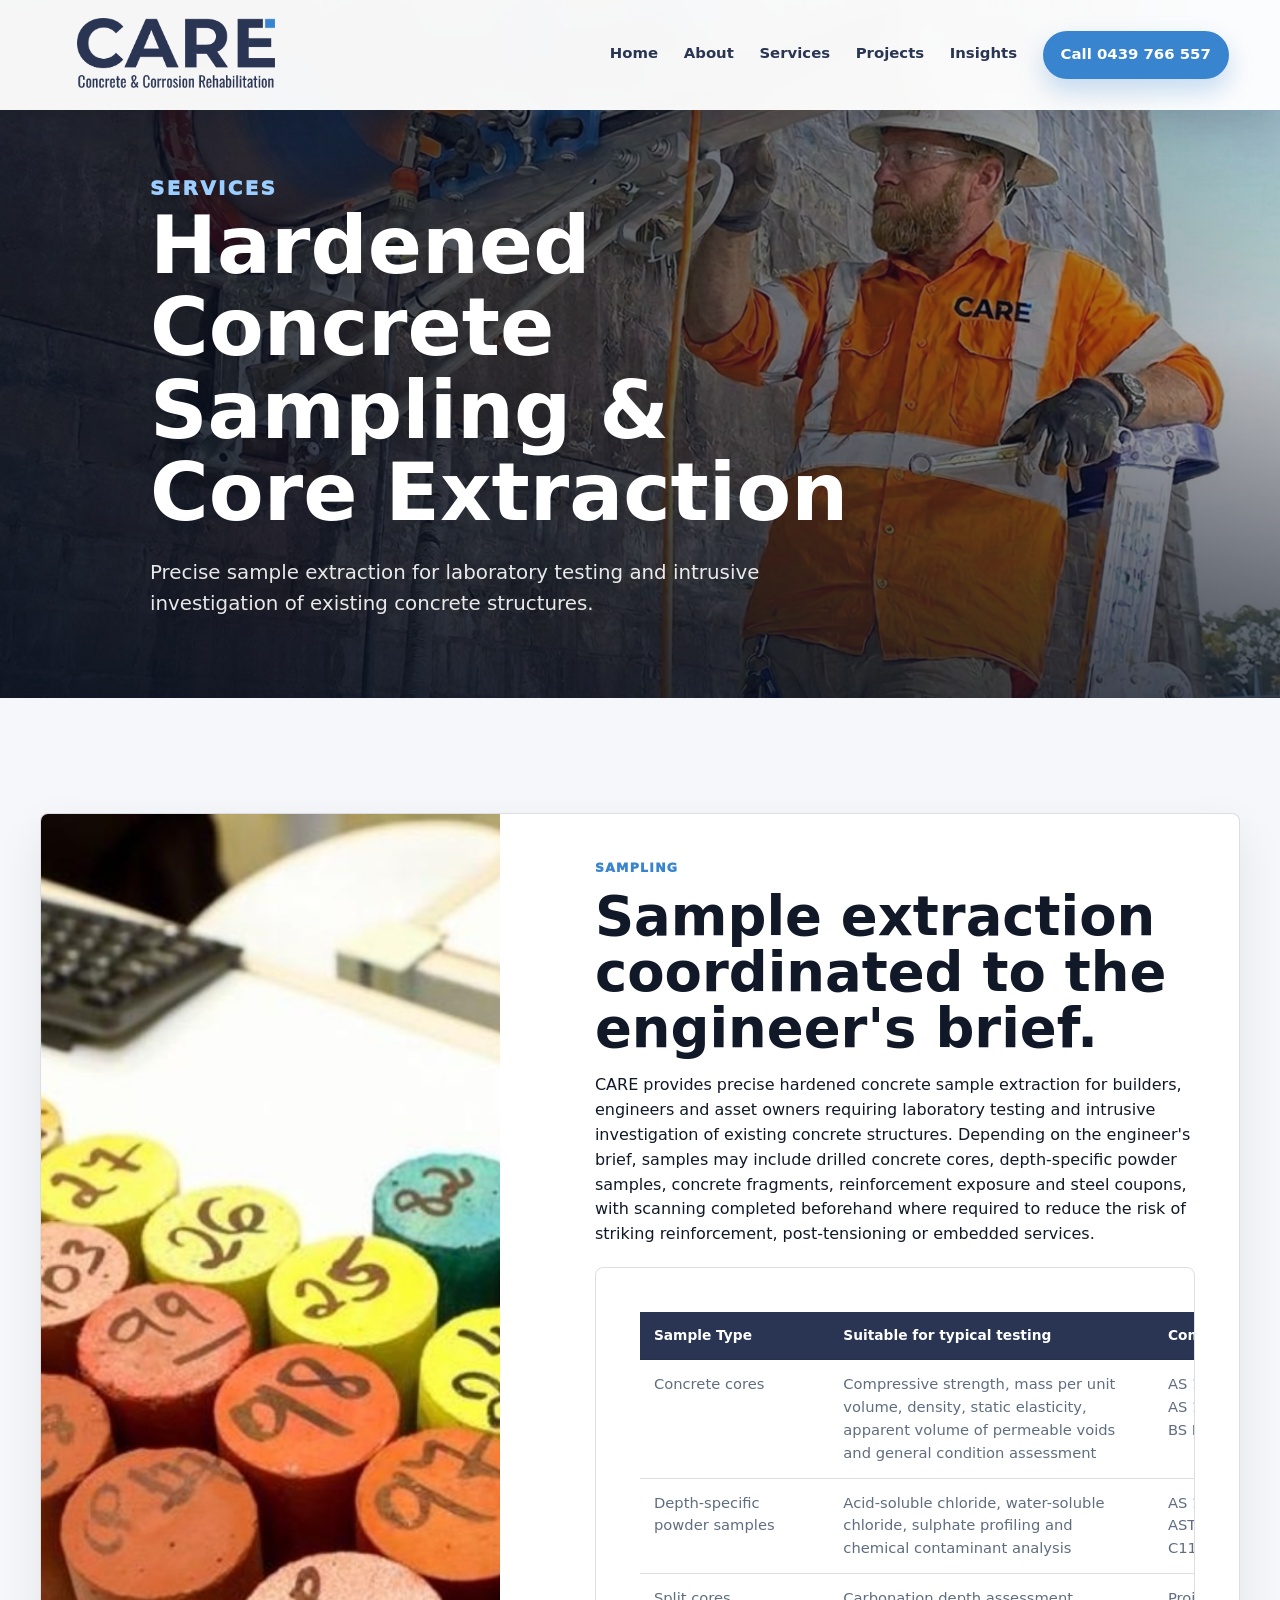
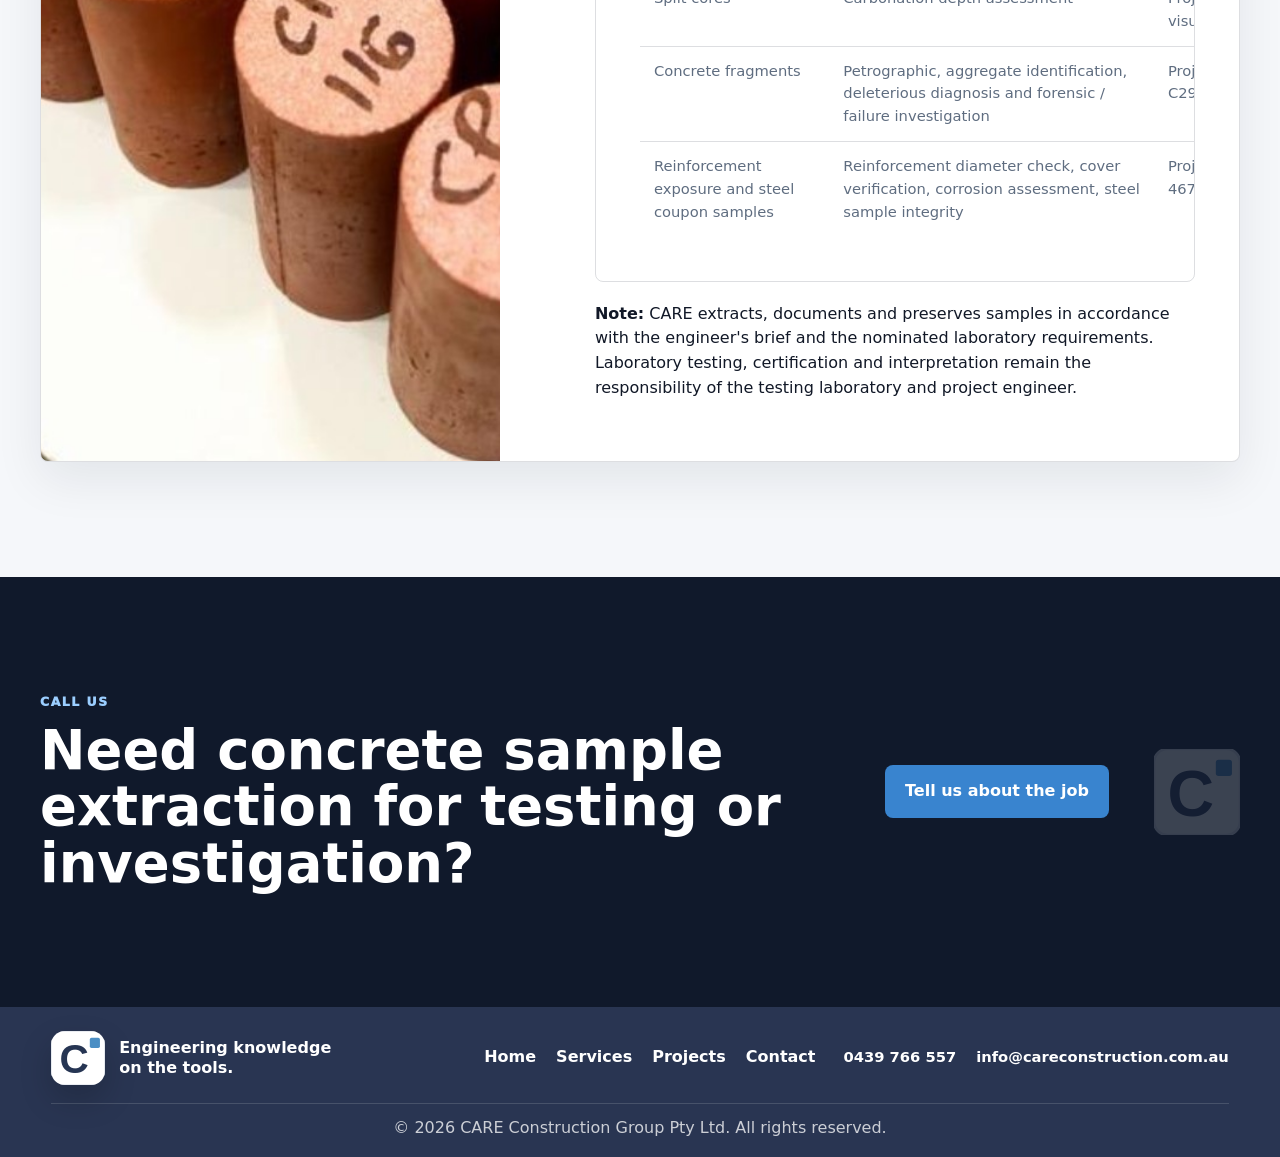
<file: service-hardened-concrete-sampling.html>
<!doctype html>
<html lang="en-AU">
  <head>
    <meta charset="UTF-8" />
    <meta name="viewport" content="width=device-width, initial-scale=1.0" />
    <title>Hardened Concrete Sampling &amp; Core Extraction | CARE Sydney</title>
    <meta name="description" content="Concrete cores, powder samples, split cores, fragments and reinforcement coupon extraction for laboratory testing and intrusive investigation." />
    <meta name="robots" content="index,follow,max-image-preview:large" />
    <link rel="canonical" href="https://careconstruction.com.au/service-hardened-concrete-sampling.html" />
    <link rel="icon" href="assets/logos/care-favicon.svg" type="image/svg+xml" />
    <link rel="apple-touch-icon" href="assets/logos/care-favicon-512px.png" />
    <link rel="stylesheet" href="styles.css" />
    <script type="application/ld+json">
      {"@context":"https://schema.org","@type":"Service","name":"Hardened Concrete Sampling & Core Extraction","provider":{"@type":"LocalBusiness","name":"CARE Concrete & Corrosion Rehabilitation"},"areaServed":"Sydney and NSW","description":"Precise sample extraction for laboratory testing and intrusive investigation of existing concrete structures."}
    </script>
  </head>
  <body>
    <header class="site-header is-scrolled" data-header data-solid-header>
      <a class="brand" href="index.html" aria-label="CARE home">
        <img class="logo-light" src="assets/logos/logo-wordmark-white.png" alt="CARE Concrete &amp; Corrosion Rehabilitation" />
        <img class="logo-dark" src="assets/logos/logo-full-blue.png" alt="CARE Concrete &amp; Corrosion Rehabilitation" />
      </a>
      <button class="nav-toggle" type="button" aria-label="Open menu" aria-expanded="false" data-nav-toggle>
        <span></span><span></span><span></span>
      </button>
      <nav class="site-nav" aria-label="Primary navigation" data-nav>
        <a href="index.html">Home</a>
        <a href="about.html">About</a>
        <div class="nav-item has-dropdown" data-dropdown>
          <a href="services.html" data-dropdown-link>Services</a>
          <div class="dropdown-menu" data-dropdown-menu>
            <a href="services.html">All Services</a>
            <a href="service-scanning-coring-cutting.html">Scanning, Coring, Cutting &amp; Preparation</a>
            <a href="service-concrete-corrosion-rehabilitation.html">Concrete &amp; Corrosion Rehabilitation</a>
            <a href="service-hardened-concrete-sampling.html">Hardened Concrete Sampling</a>
          </div>
        </div>
        <a href="projects.html">Projects</a>
        <a href="blog.html">Insights</a>
        <a class="nav-cta" href="tel:+61439766557">Call 0439 766 557</a>
      </nav>
    </header>
    <main>
      <section class="page-hero services-hero">
        <img src="assets/original-site/services/hardened-concrete-sampling.jpg" alt="Hardened concrete sampling and core extraction" />
        <div class="page-hero-shade"></div>
        <div class="container page-hero-content"><p class="eyebrow">Services</p><h1>Hardened Concrete Sampling &amp; Core Extraction</h1><p>Precise sample extraction for laboratory testing and intrusive investigation of existing concrete structures.</p></div>
      </section>
      <section class="section">
        <div class="service-detail-grid single-service">
          <article>
            <img src="assets/care-photos/core-sampling.jpeg" alt="Concrete core sample extracted for laboratory testing" />
            <div>
              <span>Sampling</span>
              <h2>Sample extraction coordinated to the engineer's brief.</h2>
              <p>CARE provides precise hardened concrete sample extraction for builders, engineers and asset owners requiring laboratory testing and intrusive investigation of existing concrete structures. Depending on the engineer's brief, samples may include drilled concrete cores, depth-specific powder samples, concrete fragments, reinforcement exposure and steel coupons, with scanning completed beforehand where required to reduce the risk of striking reinforcement, post-tensioning or embedded services.</p>
              <div class="table-wrap">
                <table>
                  <thead><tr><th>Sample Type</th><th>Suitable for typical testing</th><th>Compliance</th></tr></thead>
                  <tbody>
                    <tr><td>Concrete cores</td><td>Compressive strength, mass per unit volume, density, static elasticity, apparent volume of permeable voids and general condition assessment</td><td>AS 1012.14, AS 1012.12.2, AS 1012.12.1, ASTM C642, BS EN 12504-1, BS EN 12390</td></tr>
                    <tr><td>Depth-specific powder samples</td><td>Acid-soluble chloride, water-soluble chloride, sulphate profiling and chemical contaminant analysis</td><td>AS 1012.20.1, AS 1012.20.2, ASTM C1218/C1218M, ASTM C1152/C1152M</td></tr>
                    <tr><td>Split cores</td><td>Carbonation depth assessment</td><td>Project-specific, AS 1012 visual</td></tr>
                    <tr><td>Concrete fragments</td><td>Petrographic, aggregate identification, deleterious diagnosis and forensic / failure investigation</td><td>Project-specific, ASTM C295/C295M</td></tr>
                    <tr><td>Reinforcement exposure and steel coupon samples</td><td>Reinforcement diameter check, cover verification, corrosion assessment, steel sample integrity</td><td>Project-specific (AS 1554, AS 4671 + project-specific)</td></tr>
                  </tbody>
                </table>
              </div>
              <p><strong>Note:</strong> CARE extracts, documents and preserves samples in accordance with the engineer's brief and the nominated laboratory requirements. Laboratory testing, certification and interpretation remain the responsibility of the testing laboratory and project engineer.</p>
            </div>
          </article>
        </div>
      </section>
      <section class="cta-band"><div class="container"><div><p class="eyebrow">Call Us</p><h2>Need concrete sample extraction for testing or investigation?</h2></div><a class="button primary" href="index.html#contact">Tell us about the job</a></div></section>
    </main>
    <footer class="site-footer">
      <div class="footer-main">
        <a class="footer-brand" href="index.html" aria-label="CARE home">
          <img src="assets/logos/care-favicon-white.svg" alt="CARE" />
          <span>Engineering knowledge on the tools.</span>
        </a>
        <nav class="footer-links" aria-label="Footer navigation">
          <a href="index.html">Home</a>
          <a href="services.html">Services</a>
          <a href="projects.html">Projects</a>
          <a href="index.html#contact">Contact</a>
        </nav>
        <div class="footer-contact" aria-label="CARE contact details">
          <a href="tel:+61439766557">0439 766 557</a>
          <a href="mailto:info@careconstruction.com.au">info@careconstruction.com.au</a>
        </div>
      </div>
      <div class="footer-bottom">
        <p>© 2026 CARE Construction Group Pty Ltd. All rights reserved.</p>
      </div>
    </footer>
    <script src="script.js"></script>
  </body>
</html>
</file>
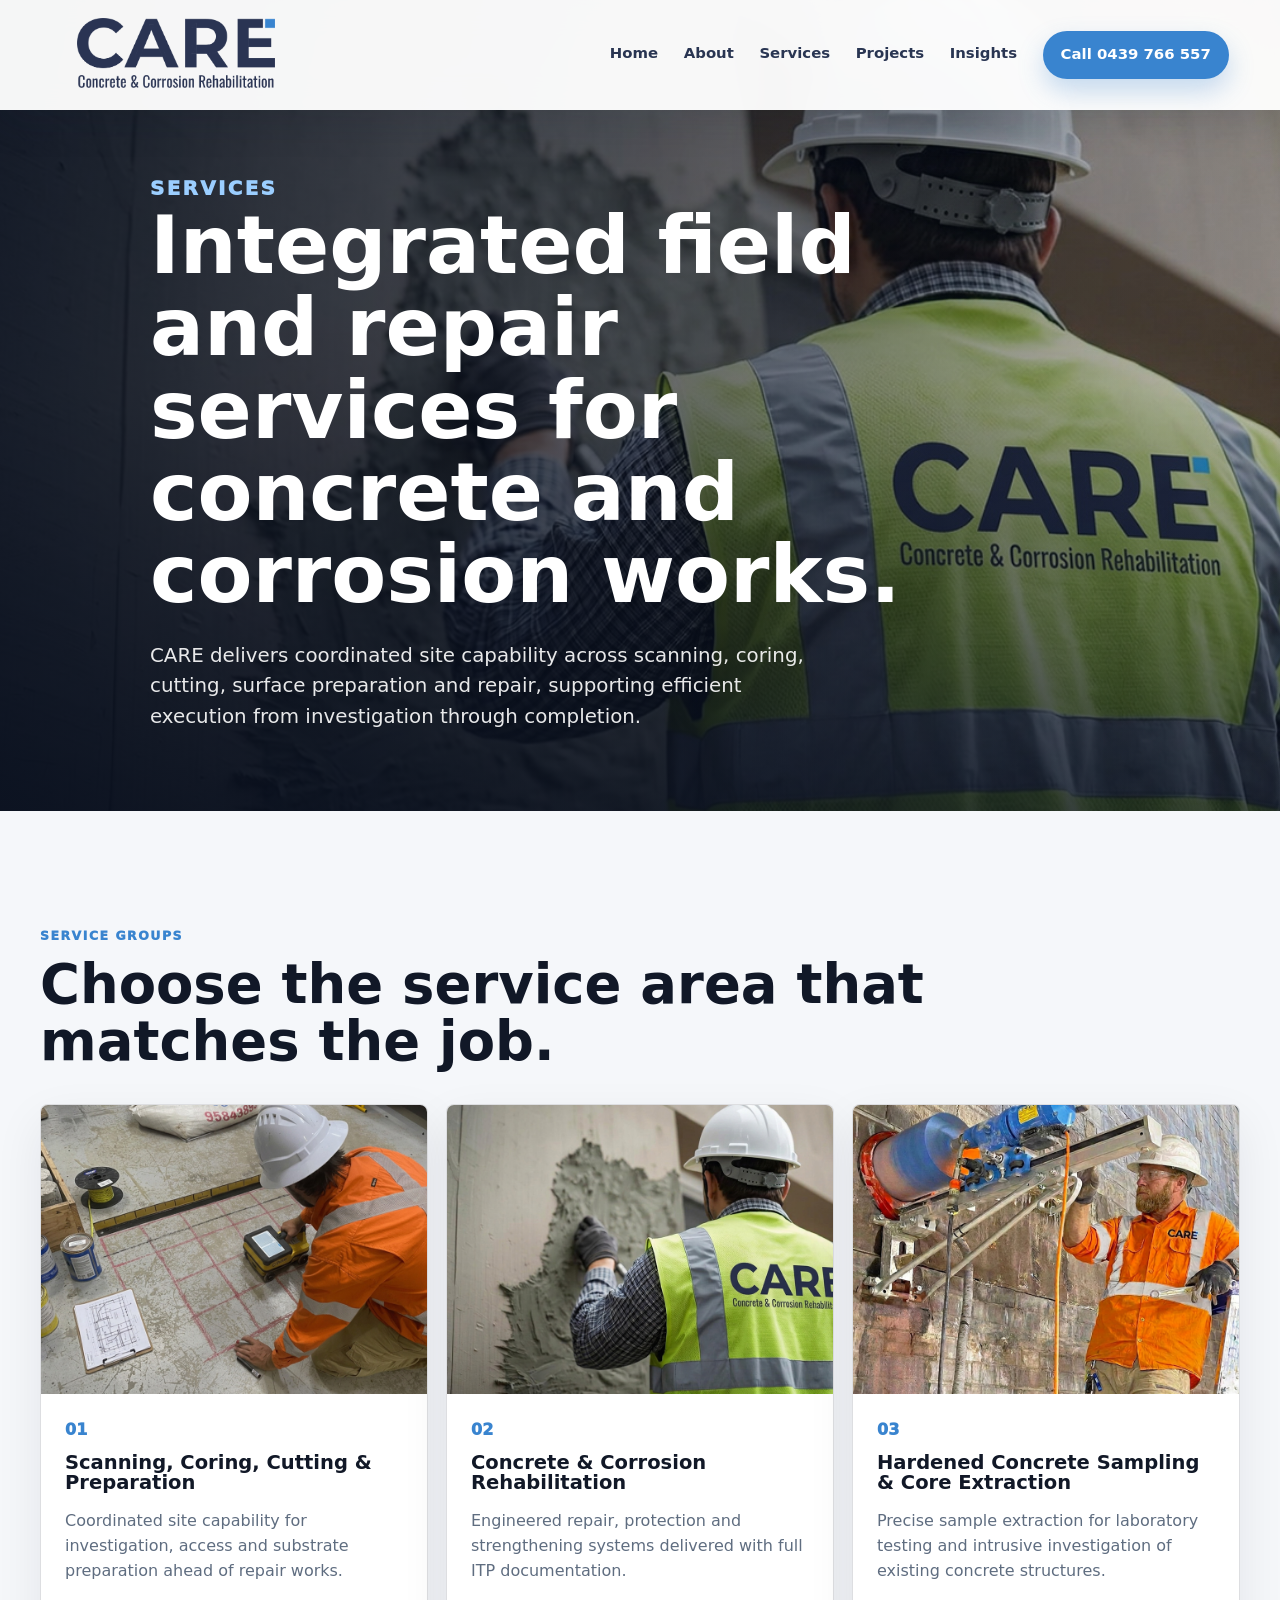
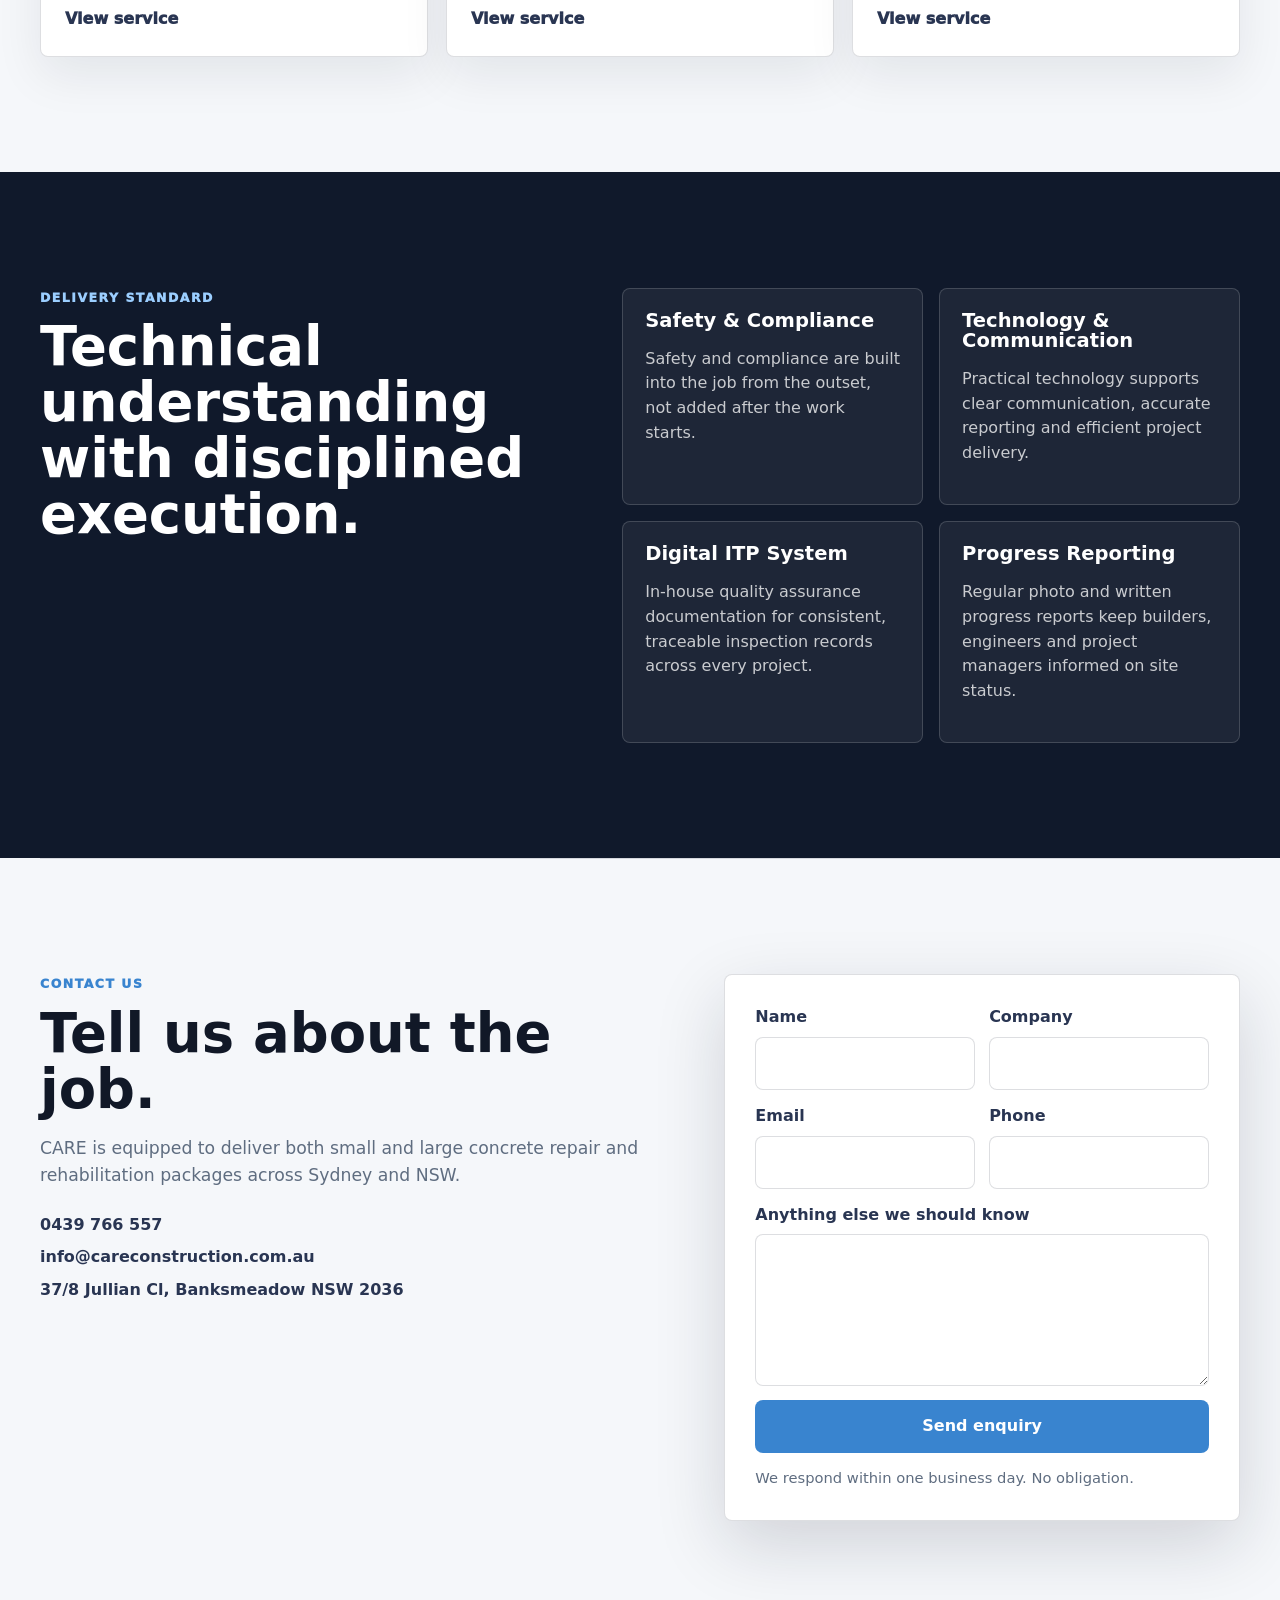
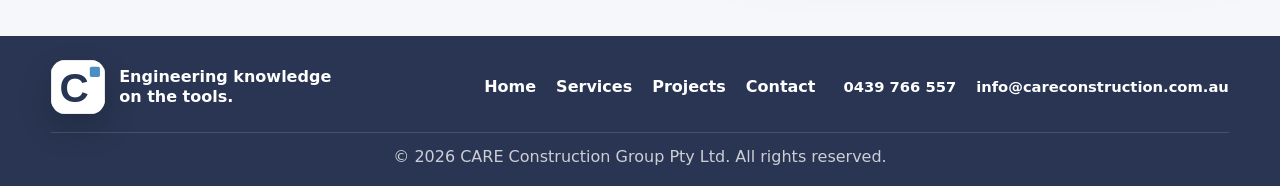
<file: services.html>
<!doctype html>
<html lang="en-AU">
  <head>
    <meta charset="UTF-8" />
    <meta name="viewport" content="width=device-width, initial-scale=1.0" />
    <title>Concrete Repair Services Sydney | CARE Concrete &amp; Corrosion Rehabilitation</title>
    <meta
      name="description"
      content="CARE delivers coordinated concrete scanning, coring, cutting, preparation, concrete repair, corrosion rehabilitation and hardened concrete sampling services across Sydney and NSW."
    />
    <meta name="robots" content="index,follow,max-image-preview:large" />
    <link rel="canonical" href="https://careconstruction.com.au/services.html" />
    <link rel="icon" href="assets/logos/care-favicon.svg" type="image/svg+xml" />
    <link rel="apple-touch-icon" href="assets/logos/care-favicon-512px.png" />
    <link rel="stylesheet" href="styles.css" />
    <script type="application/ld+json">
      {
        "@context": "https://schema.org",
        "@type": "CollectionPage",
        "name": "CARE Concrete Repair Services",
        "url": "https://careconstruction.com.au/services.html",
        "description": "Integrated field and repair services for concrete and corrosion works."
      }
    </script>
  </head>
  <body>
    <header class="site-header is-scrolled" data-header data-solid-header>
      <a class="brand" href="index.html" aria-label="CARE home">
        <img class="logo-light" src="assets/logos/logo-wordmark-white.png" alt="CARE Concrete &amp; Corrosion Rehabilitation" />
        <img class="logo-dark" src="assets/logos/logo-full-blue.png" alt="CARE Concrete &amp; Corrosion Rehabilitation" />
      </a>
      <button class="nav-toggle" type="button" aria-label="Open menu" aria-expanded="false" data-nav-toggle>
        <span></span><span></span><span></span>
      </button>
      <nav class="site-nav" aria-label="Primary navigation" data-nav>
        <a href="index.html">Home</a>
        <a href="about.html">About</a>
        <div class="nav-item has-dropdown" data-dropdown>
          <a href="services.html" data-dropdown-link>Services</a>
          <div class="dropdown-menu" data-dropdown-menu>
            <a href="services.html">All Services</a>
            <a href="service-scanning-coring-cutting.html">Scanning, Coring, Cutting &amp; Preparation</a>
            <a href="service-concrete-corrosion-rehabilitation.html">Concrete &amp; Corrosion Rehabilitation</a>
            <a href="service-hardened-concrete-sampling.html">Hardened Concrete Sampling</a>
          </div>
        </div>
        <a href="projects.html">Projects</a>
        <a href="blog.html">Insights</a>
        <a class="nav-cta" href="tel:+61439766557">Call 0439 766 557</a>
      </nav>
    </header>

    <main>
      <section class="page-hero services-hero">
        <img src="assets/original-site/services/concrete-corrosion-rehabilitation.jpg" alt="Concrete and corrosion rehabilitation works" />
        <div class="page-hero-shade"></div>
        <div class="container page-hero-content">
          <p class="eyebrow">Services</p>
          <h1>Integrated field and repair services for concrete and corrosion works.</h1>
          <p>
            CARE delivers coordinated site capability across scanning, coring, cutting, surface preparation and repair,
            supporting efficient execution from investigation through completion.
          </p>
        </div>
      </section>

      <section class="section service-preview">
        <div class="section-heading wide">
          <p class="eyebrow">Service groups</p>
          <h2>Choose the service area that matches the job.</h2>
        </div>
        <div class="service-matrix">
          <article>
            <img src="assets/original-site/services/scanning-coring-cutting-preparation.jpg" alt="Scanning, coring, cutting and preparation works" />
            <span>01</span>
            <h3>Scanning, Coring, Cutting &amp; Preparation</h3>
            <p>Coordinated site capability for investigation, access and substrate preparation ahead of repair works.</p>
            <a class="card-link" href="service-scanning-coring-cutting.html">View service</a>
          </article>
          <article>
            <img src="assets/original-site/services/concrete-corrosion-rehabilitation.jpg" alt="Concrete and corrosion rehabilitation works" />
            <span>02</span>
            <h3>Concrete &amp; Corrosion Rehabilitation</h3>
            <p>Engineered repair, protection and strengthening systems delivered with full ITP documentation.</p>
            <a class="card-link" href="service-concrete-corrosion-rehabilitation.html">View service</a>
          </article>
          <article>
            <img src="assets/original-site/services/hardened-concrete-sampling.jpg" alt="Hardened concrete sampling and core extraction" />
            <span>03</span>
            <h3>Hardened Concrete Sampling &amp; Core Extraction</h3>
            <p>Precise sample extraction for laboratory testing and intrusive investigation of existing concrete structures.</p>
            <a class="card-link" href="service-hardened-concrete-sampling.html">View service</a>
          </article>
        </div>
      </section>

      <section class="systems-section">
        <div class="container systems-grid">
          <div>
            <p class="eyebrow">Delivery standard</p>
            <h2>Technical understanding with disciplined execution.</h2>
          </div>
          <div class="system-cards">
            <article><h3>Safety &amp; Compliance</h3><p>Safety and compliance are built into the job from the outset, not added after the work starts.</p></article>
            <article><h3>Technology &amp; Communication</h3><p>Practical technology supports clear communication, accurate reporting and efficient project delivery.</p></article>
            <article><h3>Digital ITP System</h3><p>In-house quality assurance documentation for consistent, traceable inspection records across every project.</p></article>
            <article><h3>Progress Reporting</h3><p>Regular photo and written progress reports keep builders, engineers and project managers informed on site status.</p></article>
          </div>
        </div>
      </section>

      <section class="section contact-section" id="contact">
        <div class="contact-copy">
          <p class="eyebrow">Contact us</p>
          <h2>Tell us about the job.</h2>
          <p>CARE is equipped to deliver both small and large concrete repair and rehabilitation packages across Sydney and NSW.</p>
          <div class="contact-details">
            <a href="tel:+61439766557">0439 766 557</a>
            <a href="mailto:info@careconstruction.com.au">info@careconstruction.com.au</a>
            <span>37/8 Jullian Cl, Banksmeadow NSW 2036</span>
          </div>
        </div>
        <form class="contact-form" data-contact-form>
          <label>Name<input name="name" type="text" autocomplete="name" required /></label>
          <label>Company<input name="company" type="text" autocomplete="organization" /></label>
          <label>Email<input name="email" type="email" autocomplete="email" required /></label>
          <label>Phone<input name="phone" type="tel" autocomplete="tel" /></label>
          <label class="full">Anything else we should know<textarea name="message" rows="5"></textarea></label>
          <button type="submit">Send enquiry</button>
          <p class="form-note" data-form-status aria-live="polite">We respond within one business day. No obligation.</p>
        </form>
      </section>
    </main>

    <footer class="site-footer">
      <div class="footer-main">
        <a class="footer-brand" href="index.html" aria-label="CARE home">
          <img src="assets/logos/care-favicon-white.svg" alt="CARE" />
          <span>Engineering knowledge on the tools.</span>
        </a>
        <nav class="footer-links" aria-label="Footer navigation">
          <a href="index.html">Home</a>
          <a href="services.html">Services</a>
          <a href="projects.html">Projects</a>
          <a href="index.html#contact">Contact</a>
        </nav>
        <div class="footer-contact" aria-label="CARE contact details">
          <a href="tel:+61439766557">0439 766 557</a>
          <a href="mailto:info@careconstruction.com.au">info@careconstruction.com.au</a>
        </div>
      </div>
      <div class="footer-bottom">
        <p>© 2026 CARE Construction Group Pty Ltd. All rights reserved.</p>
      </div>
    </footer>
    <script src="script.js"></script>
  </body>
</html>
</file>
<file: styles.css>
:root {
  --navy: #293552;
  --navy-deep: #10192b;
  --navy-soft: #1b2740;
  --blue: #3984cf;
  --blue-soft: #dcecff;
  --steel: #64748b;
  --ink: #111827;
  --muted: #5f6d80;
  --paper: #f5f7fa;
  --white: #ffffff;
  --line: rgba(16, 25, 43, 0.14);
  --shadow: 0 24px 70px rgba(16, 25, 43, 0.16);
}

* { box-sizing: border-box; }
html { scroll-behavior: smooth; }
body {
  margin: 0;
  background: var(--paper);
  color: var(--ink);
  font-family: Inter, ui-sans-serif, system-ui, -apple-system, BlinkMacSystemFont, "Segoe UI", sans-serif;
  line-height: 1.55;
}
img { display: block; max-width: 100%; }
a { color: inherit; text-decoration: none; }
button, input, select, textarea { font: inherit; }

.container,
.section {
  width: min(1200px, calc(100% - 40px));
  margin-inline: auto;
}

.site-header {
  position: fixed;
  inset: 0 0 auto;
  z-index: 30;
  display: flex;
  align-items: center;
  justify-content: space-between;
  gap: 24px;
  padding: 18px clamp(20px, 4vw, 56px);
  color: var(--white);
  transition: background 180ms ease, box-shadow 180ms ease, color 180ms ease;
}
.site-header.is-scrolled,
.site-header.is-open {
  background: rgba(255, 255, 255, 0.96);
  color: var(--navy);
  box-shadow: 0 14px 34px rgba(16, 25, 43, 0.13);
  backdrop-filter: blur(16px);
}
.brand {
  display: flex;
  width: min(250px, 52vw);
  min-height: 74px;
  align-items: center;
}
.brand img {
  width: 100%;
  max-height: 74px;
  object-fit: contain;
}
.brand .logo-dark {
  display: none;
}
.site-header.is-scrolled .logo-light,
.site-header.is-open .logo-light { display: none; }
.site-header.is-scrolled .logo-dark,
.site-header.is-open .logo-dark { display: block; }
.site-nav {
  display: flex;
  align-items: center;
  gap: clamp(14px, 2vw, 28px);
  font-size: 0.93rem;
  font-weight: 850;
}
.site-nav a {
  padding-block: 8px;
  border-bottom: 2px solid transparent;
}
.site-nav a:hover { border-color: currentColor; }
.nav-item {
  position: relative;
  display: inline-flex;
  align-items: center;
  gap: 6px;
  min-height: 44px;
}
.dropdown-menu {
  position: absolute;
  top: 100%;
  left: 0;
  z-index: 40;
  display: grid;
  min-width: 310px;
  padding: 14px 10px 10px;
  border: 1px solid var(--line);
  border-radius: 8px;
  background: var(--white);
  color: var(--navy);
  box-shadow: var(--shadow);
  opacity: 0;
  pointer-events: none;
  transform: translateY(4px);
  transition: opacity 160ms ease, transform 160ms ease;
}
.dropdown-menu a {
  padding: 10px 12px;
  border-bottom: 0;
  border-radius: 6px;
}
.dropdown-menu a:hover,
.dropdown-menu a:focus {
  background: var(--blue-soft);
  color: var(--navy);
}
.has-dropdown:hover .dropdown-menu,
.has-dropdown:focus-within .dropdown-menu,
.has-dropdown.is-open .dropdown-menu {
  opacity: 1;
  pointer-events: auto;
  transform: translateY(0);
}
.nav-cta {
  min-height: 44px;
  border: 1px solid rgba(57, 132, 207, 0.2);
  border-radius: 999px;
  background: var(--blue);
  color: var(--white);
  padding: 11px 17px !important;
  box-shadow: 0 12px 26px rgba(57, 132, 207, 0.28);
}
.site-header:not(.is-scrolled):not(.is-open) .nav-cta {
  border-color: rgba(255, 255, 255, 0.2);
  background: rgba(57, 132, 207, 0.95);
  color: var(--white);
}
.nav-toggle {
  display: none;
  width: 44px;
  height: 44px;
  border: 1px solid currentColor;
  border-radius: 8px;
  background: transparent;
  color: inherit;
}
.nav-toggle span {
  display: block;
  width: 20px;
  height: 2px;
  margin: 4px auto;
  background: currentColor;
}

.hero {
  position: relative;
  min-height: 96vh;
  overflow: hidden;
  display: grid;
  align-items: end;
  padding: 132px 0 78px;
  color: var(--white);
}
.hero-media,
.hero-shade,
.page-hero > img,
.page-hero-shade {
  position: absolute;
  inset: 0;
  width: 100%;
  height: 100%;
}
.hero-media,
.page-hero > img { object-fit: cover; }
.hero-shade {
  background:
    linear-gradient(90deg, rgba(9, 16, 31, 0.9), rgba(9, 16, 31, 0.72) 44%, rgba(9, 16, 31, 0.28)),
    linear-gradient(0deg, rgba(9, 16, 31, 0.72), rgba(9, 16, 31, 0.02) 55%);
}
.hero-layout {
  position: relative;
  display: grid;
  grid-template-columns: minmax(0, 1fr);
  gap: clamp(30px, 4vw, 54px);
  align-items: end;
}
.hero-copy { max-width: 790px; }
.eyebrow,
.panel-label,
.project-grid span,
.article-grid span,
.insight-grid span {
  margin: 0 0 12px;
  color: var(--blue);
  font-size: 0.78rem;
  font-weight: 950;
  letter-spacing: 0.12em;
  text-transform: uppercase;
}
.hero .eyebrow,
.systems-section .eyebrow,
.page-hero .eyebrow,
.cta-band .eyebrow { color: #9bceff; }
h1, h2, h3, p { overflow-wrap: anywhere; }
h1, h2, h3 { margin: 0; color: inherit; line-height: 1.03; letter-spacing: 0; }
h1 { max-width: 13.5ch; font-size: clamp(3.2rem, 6.25vw, 6.3rem); }
h2 { font-size: clamp(2rem, 4.25vw, 4.25rem); }
h3 { font-size: 1.22rem; }
.hero-copy p:not(.eyebrow),
.page-hero-content p {
  max-width: 690px;
  margin: 24px 0 0;
  color: rgba(255, 255, 255, 0.9);
  font-size: clamp(1.05rem, 1.55vw, 1.24rem);
}
.hero-actions {
  display: flex;
  flex-wrap: wrap;
  gap: 12px;
  margin-top: 30px;
}
.button,
.text-link,
.contact-form button,
.mini-form button {
  display: inline-flex;
  min-height: 48px;
  align-items: center;
  justify-content: center;
  border: 2px solid transparent;
  border-radius: 8px;
  padding: 12px 18px;
  font-weight: 900;
  cursor: pointer;
  transition: transform 160ms ease, background 160ms ease, border-color 160ms ease;
}
.button:hover,
.text-link:hover,
.contact-form button:hover,
.mini-form button:hover { transform: translateY(-2px); }
.primary,
.contact-form button,
.mini-form button {
  background: var(--blue);
  color: var(--white);
}
.secondary {
  border-color: rgba(255, 255, 255, 0.72);
  color: var(--white);
}
.quote-panel {
  border: 1px solid rgba(255, 255, 255, 0.22);
  border-radius: 8px;
  background: rgba(16, 25, 43, 0.68);
  padding: clamp(20px, 3vw, 30px);
  box-shadow: var(--shadow);
  backdrop-filter: blur(10px);
}
.quote-panel h2 { font-size: clamp(1.55rem, 2.7vw, 2.45rem); }
.mini-form {
  display: grid;
  gap: 12px;
  margin-top: 22px;
}
input, select, textarea {
  width: 100%;
  border: 1px solid var(--line);
  border-radius: 8px;
  background: var(--white);
  padding: 13px 14px;
  color: var(--ink);
}
textarea { resize: vertical; }

.stats-strip {
  position: relative;
  z-index: 2;
  display: grid;
  grid-template-columns: repeat(4, 1fr);
  width: min(1200px, calc(100% - 40px));
  margin: -36px auto 0;
  overflow: hidden;
  border: 1px solid var(--line);
  border-radius: 8px;
  background: var(--white);
  box-shadow: var(--shadow);
}
.stats-strip div {
  padding: 24px;
  border-right: 1px solid var(--line);
}
.stats-strip div:last-child { border-right: 0; }
.stats-strip strong {
  display: block;
  color: var(--navy);
  font-size: 1.35rem;
}
.stats-strip span {
  display: block;
  margin-top: 6px;
  color: var(--muted);
  font-size: 0.92rem;
}

.logo-band {
  display: grid;
  grid-template-columns: repeat(6, 1fr);
  gap: 28px;
  align-items: center;
  width: min(1120px, calc(100% - 40px));
  margin: 0 auto;
  opacity: 0.75;
}
.logo-band img {
  max-height: 48px;
  margin: auto;
  filter: grayscale(1);
}

.section { padding: clamp(72px, 9vw, 124px) 0; }
.split-section,
.contact-section,
.association-section {
  display: grid;
  grid-template-columns: minmax(0, 0.92fr) minmax(340px, 0.78fr);
  gap: clamp(36px, 6vw, 76px);
  align-items: center;
}
.association-section h2 { font-size: clamp(2.15rem, 4.2vw, 4.9rem); }
.copy-stack p,
.section-heading p:not(.eyebrow),
.contact-copy p:not(.eyebrow) {
  color: var(--muted);
  font-size: 1.08rem;
}
.copy-stack p { margin: 0 0 18px; }
.section-heading {
  max-width: 860px;
  margin-bottom: 34px;
}
.section-heading.wide { max-width: 960px; }
.section-heading.inline {
  max-width: none;
  display: flex;
  align-items: end;
  justify-content: space-between;
  gap: 28px;
}
.text-link {
  border-color: var(--navy);
  color: var(--navy);
  white-space: nowrap;
}

.service-matrix,
.proof-grid,
.proof-notes,
.case-grid,
.insight-grid,
.project-grid,
.article-grid {
  display: grid;
  grid-template-columns: repeat(3, 1fr);
  gap: 18px;
}
.service-matrix article,
.proof-grid article,
.proof-notes article,
.case-grid article,
.insight-grid article,
.people-grid article,
.project-grid article,
.article-grid article {
  overflow: hidden;
  border: 1px solid var(--line);
  border-radius: 8px;
  background: var(--white);
  box-shadow: 0 18px 48px rgba(16, 25, 43, 0.08);
}
.service-matrix img,
.proof-grid img,
.case-grid img,
.project-grid img {
  width: 100%;
  aspect-ratio: 4 / 3;
  object-fit: cover;
}
.project-grid article > div,
.case-grid article > div,
.insight-grid article,
.article-grid article,
.proof-notes article {
  padding: 24px;
}
.service-matrix article > :not(img),
.proof-grid article > :not(img) {
  margin-left: 24px;
  margin-right: 24px;
}
.service-matrix article > span { margin-top: 24px; }
.service-matrix article > p,
.proof-grid article > p { margin-bottom: 24px; }
.card-link {
  display: inline-flex;
  width: fit-content;
  margin-bottom: 24px;
  color: var(--navy);
  font-weight: 950;
  text-decoration: none;
}
.card-link:hover { color: var(--blue); }
.service-matrix span {
  display: block;
  color: var(--blue);
  font-weight: 950;
  margin-bottom: 10px;
}
.service-matrix p,
.proof-grid p,
.proof-notes p,
.case-grid p,
.insight-grid p,
.people-grid p,
.project-grid p,
.article-grid p {
  color: var(--muted);
}
.proof-notes span,
.case-grid span {
  display: block;
  color: var(--blue);
  font-size: 0.78rem;
  font-weight: 950;
  letter-spacing: 0.1em;
  text-transform: uppercase;
}
.proof-notes strong {
  color: var(--navy);
}
.case-grid article {
  display: grid;
  grid-template-rows: auto 1fr;
}
.case-grid p {
  margin: 10px 0 0;
}
.client-proof-section {
  padding-top: clamp(44px, 7vw, 88px);
}
.client-logo-grid {
  width: 100%;
  border: 1px solid var(--line);
  border-radius: 8px;
  background: var(--navy-deep);
  padding: clamp(22px, 4vw, 36px);
  box-shadow: 0 18px 48px rgba(16, 25, 43, 0.08);
  opacity: 1;
}
.client-logo-grid img {
  opacity: 0.92;
  filter: none;
  transition: opacity 160ms ease, filter 160ms ease;
}
.client-logo-grid img:hover {
  opacity: 1;
}
.project-case-grid {
  grid-template-columns: repeat(2, 1fr);
}
.project-case-grid article > div {
  display: grid;
  gap: 12px;
}
.project-case-grid .card-link {
  margin: 4px 0 0;
}
.case-study-hero {
  position: relative;
  min-height: 76vh;
  overflow: hidden;
  display: grid;
  align-items: end;
  padding: 150px 0 84px;
  color: var(--white);
}
.case-study-hero > img {
  position: absolute;
  inset: 0;
  width: 100%;
  height: 100%;
  object-fit: cover;
}
.case-study-hero h1 {
  max-width: 15ch;
}
.case-stats {
  position: relative;
  z-index: 2;
}
.case-content {
  max-width: 980px;
  padding-top: clamp(38px, 5vw, 72px);
  padding-bottom: clamp(38px, 5vw, 72px);
}
.case-content > p {
  color: var(--muted);
  font-size: 1.04rem;
}
.case-content blockquote {
  margin: 34px 0;
  border-left: 4px solid var(--blue);
  border-radius: 0 8px 8px 0;
  background: var(--white);
  padding: 28px 32px;
  color: var(--navy);
  font-size: clamp(1.3rem, 2vw, 1.7rem);
  font-weight: 850;
  box-shadow: 0 18px 48px rgba(16, 25, 43, 0.08);
}
.case-content blockquote span {
  display: block;
  margin-top: 12px;
  color: var(--muted);
  font-size: 0.82rem;
  font-weight: 900;
  letter-spacing: 0.08em;
  text-transform: uppercase;
}
.case-meta-grid,
.outcome-grid {
  display: grid;
  grid-template-columns: repeat(3, 1fr);
  gap: 14px;
  margin: 28px 0;
}
.case-meta-grid article,
.outcome-grid article {
  border: 1px solid var(--line);
  border-radius: 8px;
  background: var(--white);
  padding: 22px;
  box-shadow: 0 18px 48px rgba(16, 25, 43, 0.08);
}
.case-meta-grid span {
  display: block;
  margin-bottom: 8px;
  color: var(--blue);
  font-size: 0.74rem;
  font-weight: 950;
  letter-spacing: 0.1em;
  text-transform: uppercase;
}
.case-meta-grid strong {
  color: var(--navy);
  font-size: 1.04rem;
}
.case-steps {
  display: grid;
  gap: 16px;
  margin-top: 28px;
}
.case-steps article {
  display: grid;
  grid-template-columns: 54px 1fr;
  gap: 18px;
  align-items: start;
  border: 1px solid var(--line);
  border-radius: 8px;
  background: var(--white);
  padding: 22px;
  box-shadow: 0 18px 48px rgba(16, 25, 43, 0.08);
}
.case-steps article > span {
  display: grid;
  width: 44px;
  height: 44px;
  place-items: center;
  border-radius: 999px;
  background: var(--blue-soft);
  color: var(--navy);
  font-weight: 950;
}
.case-steps h3 {
  margin-bottom: 8px;
  color: var(--navy);
}
.case-steps p,
.outcome-grid p {
  margin: 0;
  color: var(--muted);
}
.case-gallery-section {
  width: min(1320px, calc(100% - 40px));
  padding-top: clamp(38px, 5vw, 72px);
  padding-bottom: clamp(38px, 5vw, 72px);
}
.case-gallery {
  display: grid;
  grid-template-columns: repeat(3, 1fr);
  gap: 16px;
}
.case-gallery figure {
  overflow: hidden;
  margin: 0;
  border: 1px solid var(--line);
  border-radius: 8px;
  background: var(--white);
  box-shadow: 0 18px 48px rgba(16, 25, 43, 0.08);
}
.case-gallery img {
  width: 100%;
  aspect-ratio: 4 / 3;
  object-fit: cover;
}
.case-gallery figcaption {
  padding: 14px 16px 16px;
  color: var(--muted);
  font-size: 0.86rem;
}
.case-scope-list {
  display: grid;
  grid-template-columns: repeat(2, 1fr);
  gap: 12px;
  margin: 22px 0 0;
  padding: 0;
  list-style: none;
}
.case-scope-list li {
  border: 1px solid var(--line);
  border-radius: 8px;
  background: var(--white);
  padding: 16px 18px;
  color: var(--muted);
  box-shadow: 0 12px 28px rgba(16, 25, 43, 0.06);
}

.systems-section,
.cta-band {
  background: var(--navy-deep);
  color: var(--white);
  padding: clamp(72px, 9vw, 124px) 0;
}
.compact-cases + .client-proof-section,
.client-proof-section + .association-section,
.association-section + .people-section {
  padding-top: 0;
}
.systems-grid {
  display: grid;
  grid-template-columns: 0.9fr 1.1fr;
  gap: clamp(30px, 6vw, 84px);
}
.systems-grid p,
.systems-section .section-heading p:not(.eyebrow) { color: rgba(255, 255, 255, 0.76); }
.system-cards {
  display: grid;
  grid-template-columns: repeat(2, 1fr);
  gap: 16px;
}
.system-cards article {
  border: 1px solid rgba(255, 255, 255, 0.16);
  border-radius: 8px;
  padding: 22px;
  background: rgba(255, 255, 255, 0.06);
}
.process-list {
  display: grid;
  grid-template-columns: repeat(6, 1fr);
  gap: 14px;
  padding: 0;
  margin: 34px 0 0;
  list-style: none;
}
.process-list li {
  border: 1px solid rgba(255, 255, 255, 0.16);
  border-radius: 8px;
  background: rgba(255, 255, 255, 0.06);
  padding: 18px;
}
.process-list span {
  display: block;
  color: #9bceff;
  font-weight: 950;
  margin-bottom: 12px;
}
.process-list strong {
  display: block;
  font-size: 1.08rem;
}
.process-list p {
  color: rgba(255, 255, 255, 0.74);
  margin-bottom: 0;
}

.association-row {
  display: grid;
  grid-template-columns: repeat(2, minmax(132px, 1fr));
  gap: 16px;
  justify-content: stretch;
  align-items: center;
}
.association-row img {
  width: 100%;
  height: 78px;
  object-fit: contain;
  border: 1px solid var(--line);
  border-radius: 8px;
  background: var(--white);
  padding: 16px;
  filter: grayscale(1);
  opacity: 0.86;
  box-shadow: 0 14px 34px rgba(16, 25, 43, 0.06);
}
.people-grid {
  display: grid;
  grid-template-columns: repeat(2, 1fr);
  gap: 22px;
}
.people-grid article {
  position: relative;
  display: grid;
  grid-template-columns: 180px 1fr;
  gap: 24px;
  align-items: center;
  padding: 26px;
}
.people-grid img {
  grid-row: 1 / 5;
  width: 180px;
  height: 220px;
  border-radius: 8px;
  object-fit: cover;
  margin: 0;
}
.people-grid span {
  grid-column: 2;
  display: block;
  color: var(--blue);
  font-size: 0.76rem;
  font-weight: 950;
  letter-spacing: 0.1em;
  text-transform: uppercase;
  margin-bottom: 8px;
}
.people-grid h3,
.people-grid p,
.people-grid a {
  grid-column: 2;
}
.people-grid a,
.article-grid a {
  color: var(--blue);
  font-weight: 900;
}

.contact-section {
  align-items: start;
  border-top: 1px solid var(--line);
}
.cta-band .container::after {
  content: "";
  width: clamp(52px, 7vw, 86px);
  aspect-ratio: 1;
  background: url("assets/logos/care-favicon.svg") center / contain no-repeat;
  opacity: 0.08;
  pointer-events: none;
}
.contact-details {
  display: grid;
  gap: 8px;
  margin-top: 24px;
  color: var(--navy);
  font-weight: 900;
}
.contact-form {
  display: grid;
  grid-template-columns: repeat(2, 1fr);
  gap: 14px;
  border: 1px solid var(--line);
  border-radius: 8px;
  background: var(--white);
  padding: clamp(20px, 3vw, 30px);
  box-shadow: var(--shadow);
}
.contact-form label {
  display: grid;
  gap: 7px;
  color: var(--navy);
  font-weight: 900;
}
.contact-form .full,
.contact-form button,
.form-note { grid-column: 1 / -1; }
.form-note {
  margin: 0;
  color: var(--muted);
  font-size: 0.92rem;
}

.page-hero {
  position: relative;
  min-height: 68vh;
  display: grid;
  align-items: end;
  overflow: hidden;
  padding: 150px 0 78px;
  color: var(--white);
}
.page-hero-shade {
  background:
    linear-gradient(90deg, rgba(9, 16, 31, 0.88), rgba(9, 16, 31, 0.62) 48%, rgba(9, 16, 31, 0.18)),
    linear-gradient(0deg, rgba(9, 16, 31, 0.68), rgba(9, 16, 31, 0.08) 52%);
}
.page-hero-content {
  position: relative;
  max-width: 980px;
}
.project-grid { grid-template-columns: repeat(4, 1fr); }
.project-grid h3 { font-size: 1.12rem; }
.project-grid span,
.article-grid span,
.insight-grid span {
  display: block;
}
.filters {
  display: flex;
  flex-wrap: wrap;
  gap: 10px;
  justify-content: flex-end;
}
.filters button {
  border: 1px solid var(--line);
  border-radius: 8px;
  background: var(--white);
  padding: 10px 14px;
  color: var(--navy);
  font-weight: 900;
  cursor: pointer;
}
.filters button.is-active {
  background: var(--blue);
  border-color: var(--blue);
  color: var(--white);
}
.is-hidden { display: none !important; }
.cta-band .container {
  position: relative;
  display: flex;
  align-items: center;
  justify-content: space-between;
  gap: 28px;
}
.cta-band .container::after {
  flex: 0 0 auto;
  opacity: 0.18;
  background-image: url("assets/logos/care-favicon-white.svg");
}
.cta-band h2 { max-width: 800px; }

.article-grid { grid-template-columns: repeat(2, 1fr); }
.article-grid article { min-height: 310px; }
.article-grid h2 { font-size: clamp(1.55rem, 2.4vw, 2.35rem); }
.compact-contact { padding-top: 0; }
.service-detail-grid {
  display: grid;
  gap: 22px;
}
.service-detail-grid article {
  display: grid;
  grid-template-columns: minmax(280px, 0.8fr) minmax(0, 1.2fr);
  gap: clamp(22px, 4vw, 52px);
  align-items: center;
  border: 1px solid var(--line);
  border-radius: 8px;
  background: var(--white);
  overflow: hidden;
  box-shadow: 0 18px 48px rgba(16, 25, 43, 0.08);
}
.service-detail-grid img {
  width: 100%;
  height: 100%;
  min-height: 360px;
  object-fit: cover;
}
.service-detail-grid div {
  padding: clamp(24px, 4vw, 44px);
}
.service-detail-grid span {
  display: block;
  color: var(--blue);
  font-size: 0.78rem;
  font-weight: 950;
  letter-spacing: 0.1em;
  text-transform: uppercase;
  margin-bottom: 12px;
}
.service-detail-grid ul {
  padding-left: 20px;
  color: var(--muted);
}
.table-wrap {
  max-width: 100%;
  overflow-x: auto;
  margin: 20px 0;
  border: 1px solid var(--line);
  border-radius: 8px;
}
table {
  width: 100%;
  border-collapse: collapse;
  min-width: 760px;
  background: var(--white);
}
th,
td {
  border-bottom: 1px solid var(--line);
  padding: 13px 14px;
  text-align: left;
  vertical-align: top;
}
th {
  background: var(--navy);
  color: var(--white);
  font-size: 0.86rem;
}
td {
  color: var(--muted);
  font-size: 0.92rem;
}
tr:last-child td { border-bottom: 0; }

.site-footer {
  padding: 24px clamp(20px, 4vw, 56px) 16px;
  background: var(--navy);
  color: var(--white);
}
.footer-main {
  display: grid;
  grid-template-columns: minmax(230px, 1fr) auto minmax(220px, auto);
  gap: 28px;
  align-items: center;
}
.footer-brand {
  display: inline-flex;
  align-items: center;
  gap: 14px;
  width: fit-content;
  font-weight: 900;
}
.footer-brand img {
  width: 54px;
  height: 54px;
  object-fit: contain;
  border-radius: 14px;
  box-shadow: 0 14px 32px rgba(0, 0, 0, 0.18);
}
.footer-brand span {
  max-width: 220px;
  line-height: 1.25;
}
.footer-links,
.footer-contact {
  display: flex;
  flex-wrap: wrap;
  gap: 14px 20px;
  font-weight: 900;
}
.footer-contact {
  justify-content: flex-end;
  font-size: 0.92rem;
}
.footer-bottom {
  margin-top: 18px;
  padding-top: 12px;
  border-top: 1px solid rgba(255, 255, 255, 0.14);
  text-align: center;
}
.site-footer p {
  margin: 0;
  color: rgba(255, 255, 255, 0.76);
}

@media (max-width: 1060px) {
  .hero-layout,
  .split-section,
  .systems-grid,
  .contact-section {
    grid-template-columns: 1fr;
  }
  .project-grid { grid-template-columns: repeat(2, 1fr); }
  .hero-copy { max-width: 920px; }
}

@media (max-width: 900px) {
  .nav-toggle { display: block; }
  .site-nav {
    position: absolute;
    top: calc(100% - 8px);
    left: 20px;
    right: 20px;
    display: none;
    flex-direction: column;
    align-items: stretch;
    gap: 2px;
    border: 1px solid var(--line);
    border-radius: 8px;
    background: var(--white);
    color: var(--navy);
    padding: 12px;
    box-shadow: var(--shadow);
  }
  .site-nav.is-open { display: flex; }
  .nav-item {
    display: grid;
    grid-template-columns: 1fr;
    align-items: center;
    min-height: 0;
  }
  .nav-item > a {
    grid-column: 1;
  }
  .dropdown-menu {
    position: static;
    grid-column: 1 / -1;
    display: none;
    min-width: 0;
    margin-top: 6px;
    box-shadow: none;
    opacity: 1;
    pointer-events: auto;
    transform: none;
  }
  .has-dropdown:hover .dropdown-menu,
  .has-dropdown:focus-within .dropdown-menu {
    display: none;
  }
  .has-dropdown.is-open .dropdown-menu {
    display: grid;
  }
  .stats-strip,
  .logo-band,
  .service-matrix,
  .proof-grid,
  .proof-notes,
  .case-grid,
  .insight-grid,
  .article-grid,
  .process-list,
  .association-section {
    grid-template-columns: repeat(2, 1fr);
  }
  .section-heading.inline {
    display: block;
  }
  .text-link,
  .filters {
    margin-top: 20px;
  }
  .filters { justify-content: flex-start; }
  .footer-main {
    grid-template-columns: 1fr;
    align-items: start;
  }
  .footer-contact {
    justify-content: flex-start;
  }
}

@media (max-width: 620px) {
  .container,
  .section,
  .stats-strip,
  .logo-band { width: min(100% - 28px, 1200px); }
  .hero { min-height: auto; padding: 118px 0 62px; }
  h1 { font-size: clamp(2.6rem, 14vw, 4.4rem); }
  .stats-strip,
  .logo-band,
  .service-matrix,
  .proof-grid,
  .proof-notes,
  .case-grid,
  .project-case-grid,
  .case-meta-grid,
  .outcome-grid,
  .case-gallery,
  .case-scope-list,
  .insight-grid,
  .project-grid,
  .article-grid,
  .people-grid,
  .system-cards,
  .contact-form,
  .process-list,
  .service-detail-grid article {
    grid-template-columns: 1fr;
  }
  .brand {
    width: min(220px, 58vw);
    min-height: 62px;
  }
  .case-study-hero {
    min-height: auto;
    padding: 132px 0 68px;
  }
  .case-steps article {
    grid-template-columns: 1fr;
  }
  .people-grid article {
    grid-template-columns: 1fr;
  }
  .people-grid img {
    grid-row: auto;
    width: 100%;
    height: auto;
    aspect-ratio: 4 / 3;
  }
  .people-grid span,
  .people-grid h3,
  .people-grid p,
  .people-grid a {
    grid-column: auto;
  }
  .service-detail-grid img { min-height: 260px; }
  .stats-strip div {
    border-right: 0;
    border-bottom: 1px solid var(--line);
  }
  .stats-strip div:last-child { border-bottom: 0; }
  .association-row { justify-content: flex-start; }
  .contact-form .full,
  .contact-form button,
  .form-note { grid-column: auto; }
  .cta-band .container {
    display: block;
  }
  .cta-band .container::after {
    display: none;
  }
  .cta-band .button { margin-top: 20px; }
}
</file>
